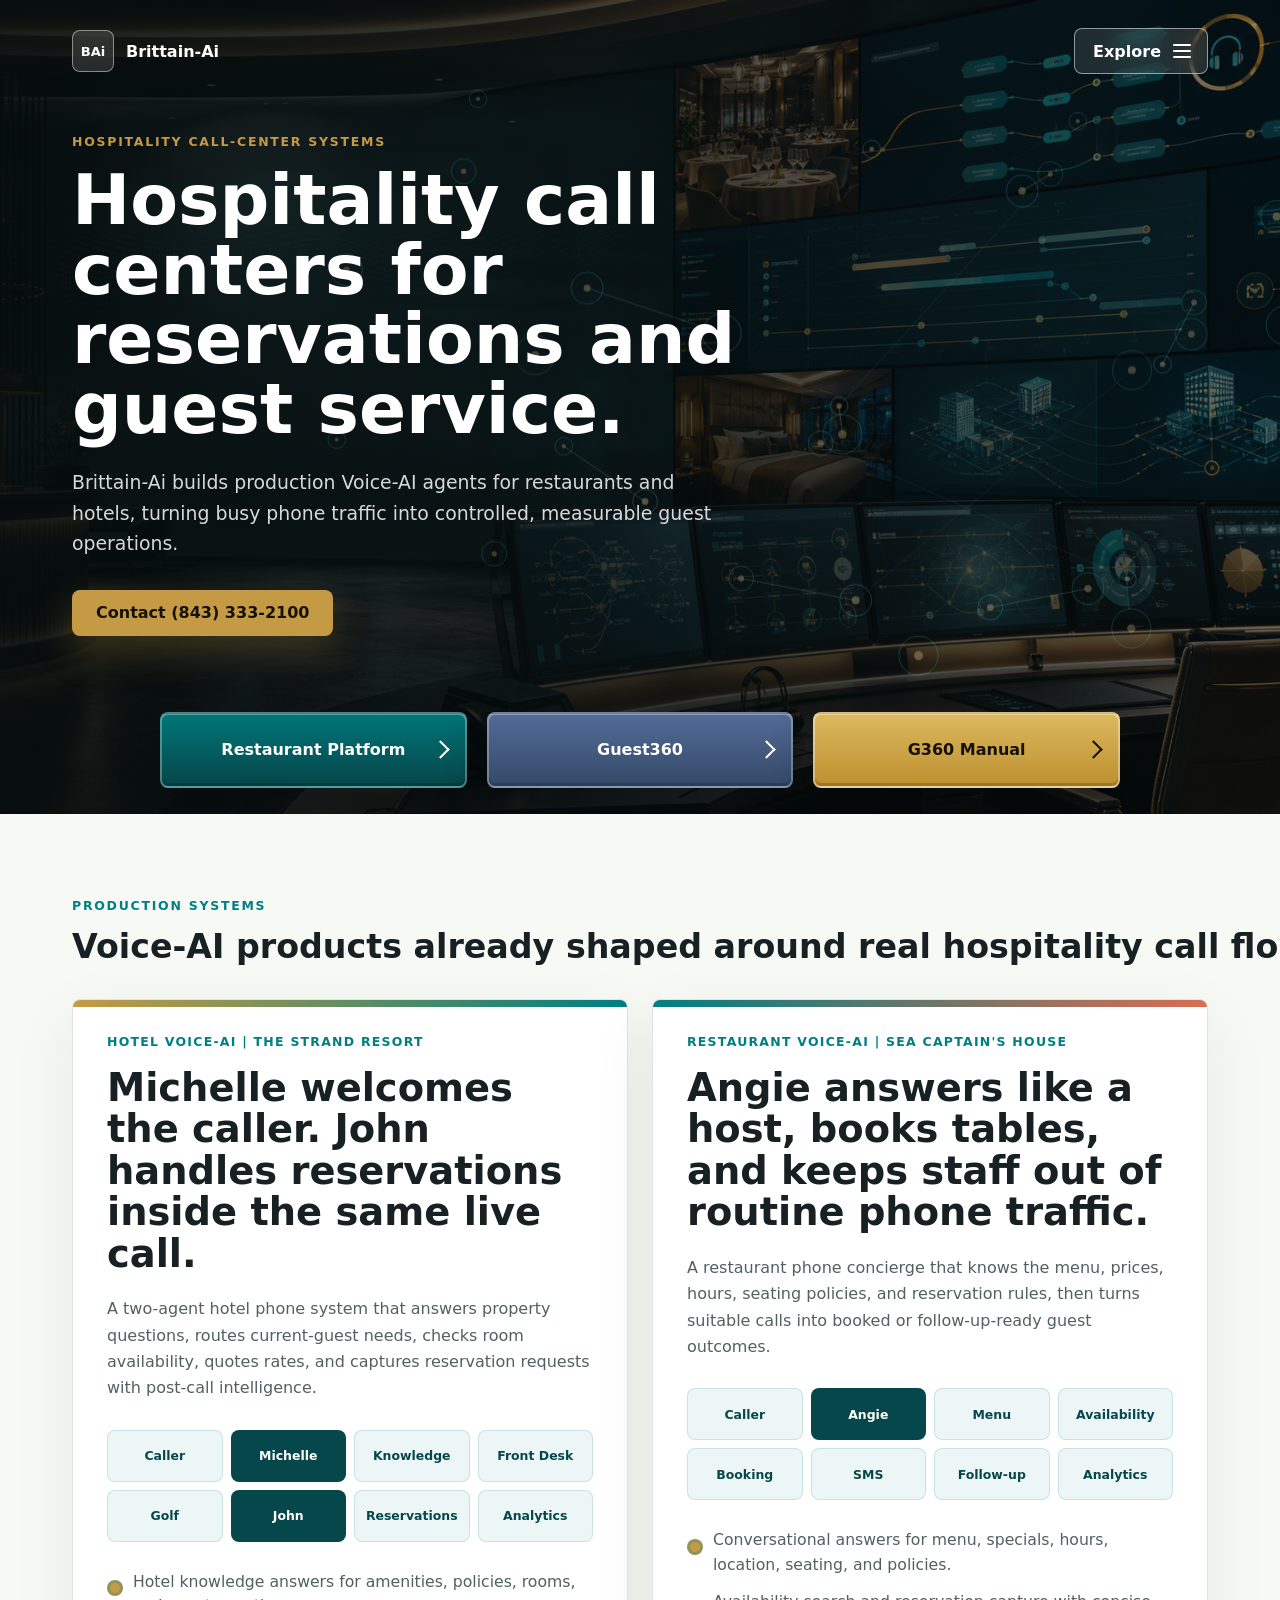
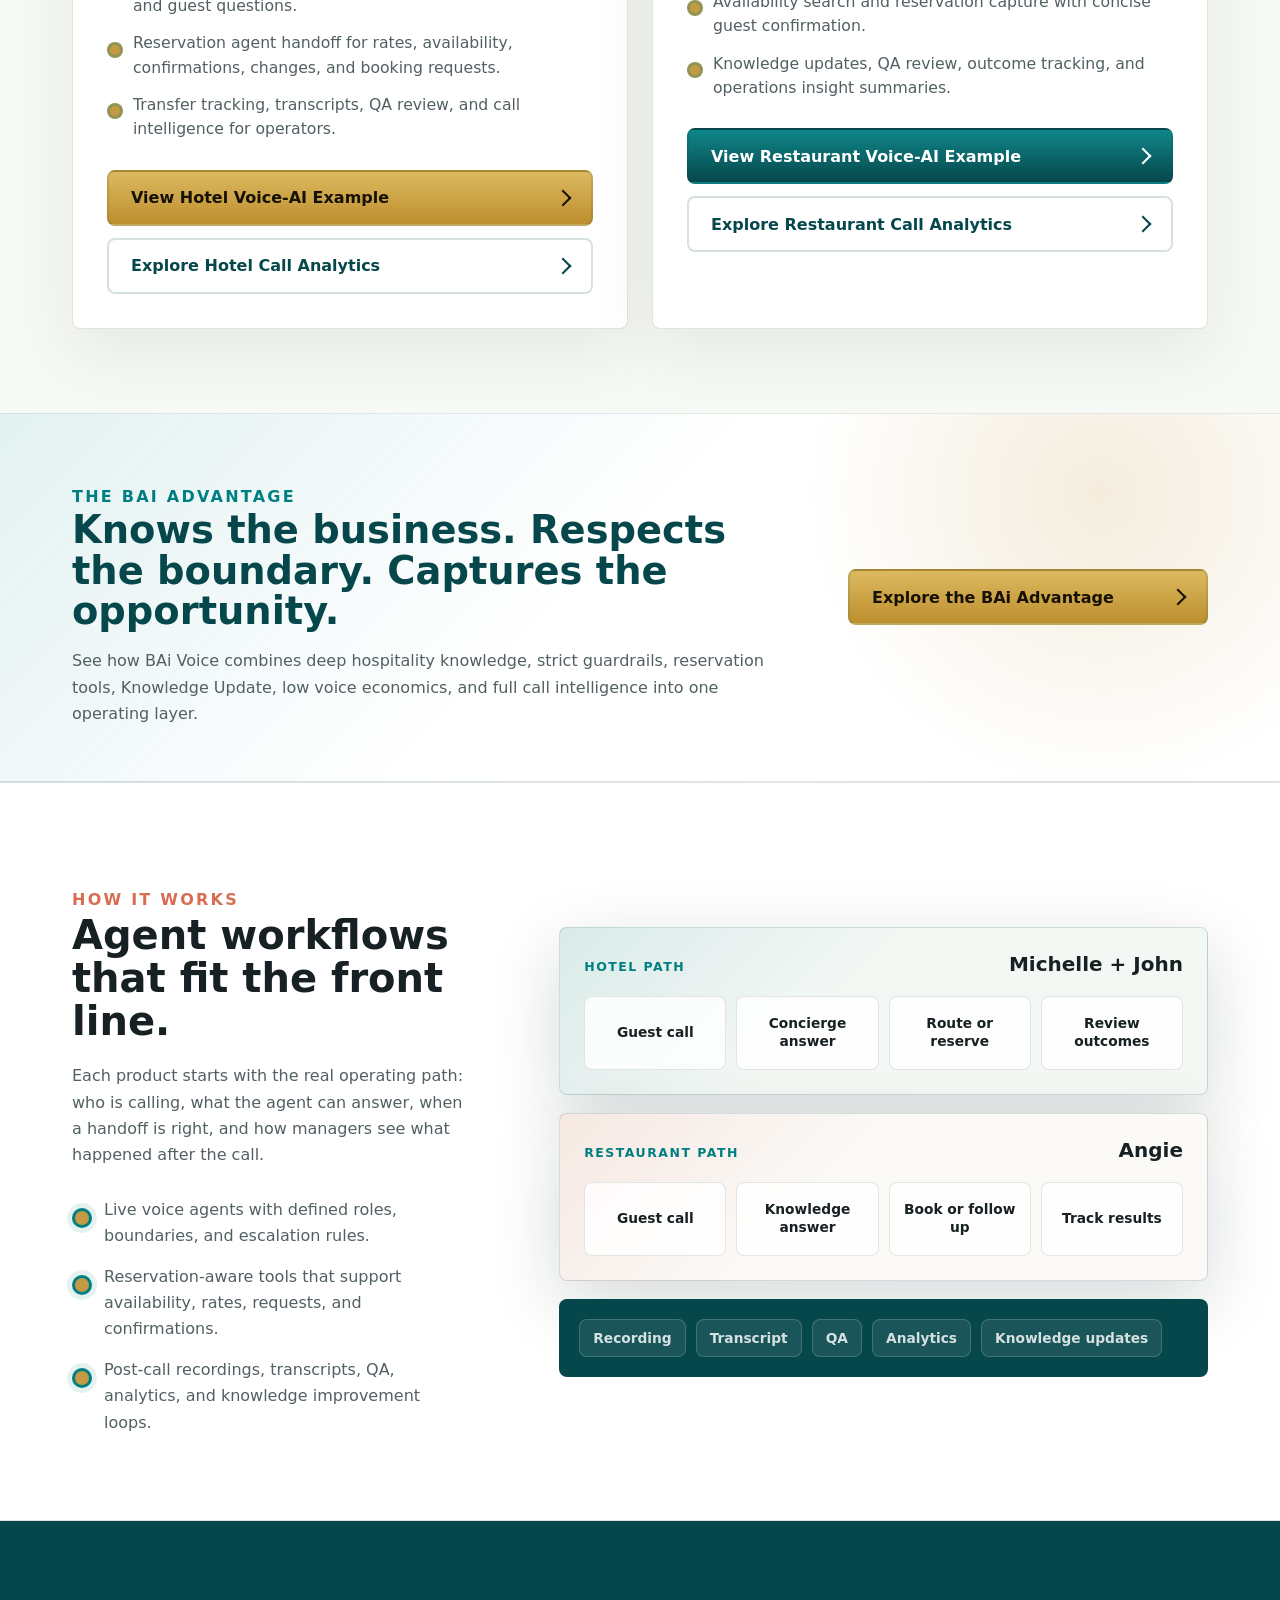
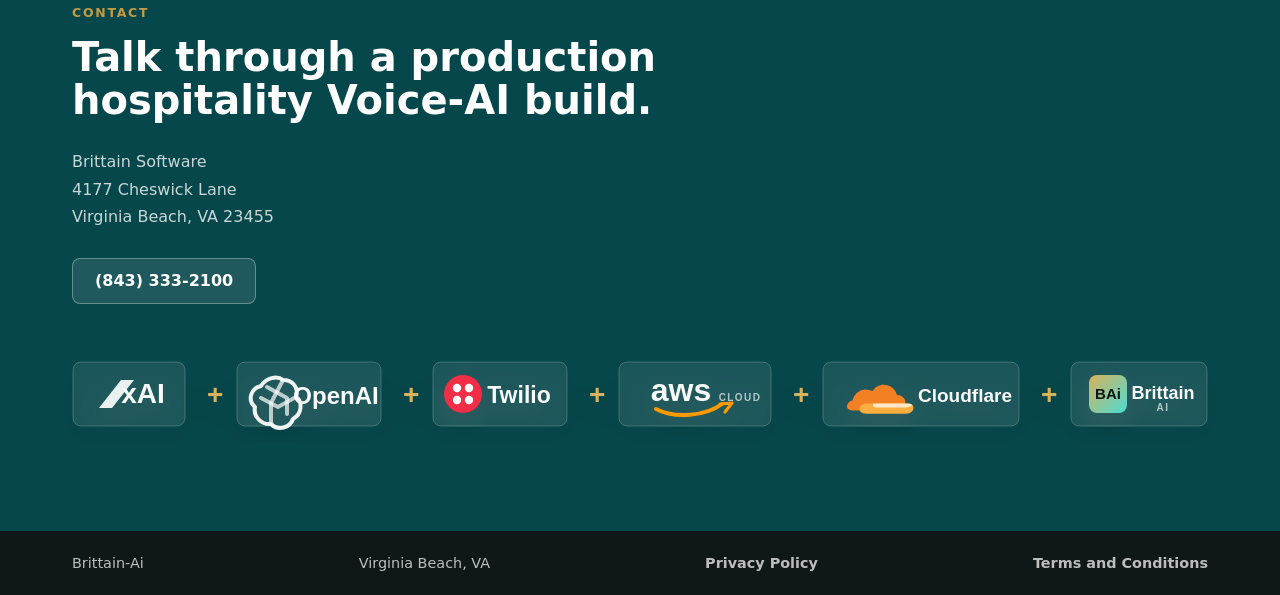
<file: index.html>
<!doctype html>
<html lang="en">
  <head>
    <meta charset="utf-8" />
    <meta name="viewport" content="width=device-width, initial-scale=1" />
    <meta
      name="description"
      content="Brittain-Ai develops production Voice-AI systems for hotel and restaurant call operations."
    />
    <title>Brittain-Ai | Hospitality Voice-AI Systems</title>
    <script>
      if (location.pathname === "/brittain") {
        location.replace(`${location.pathname}/${location.search}${location.hash}`);
      }
    </script>
    <link rel="preload" href="assets/brittain-operations-hero.png" as="image" />
    <link rel="stylesheet" href="styles.css?v=guest360-1" />
  </head>
  <body>
    <header class="site-header" aria-label="Brittain-Ai header">
      <div class="brand-lockup" aria-label="Brittain-Ai">
        <span class="brand-mark" aria-hidden="true">BAi</span>
        <span class="brand-name">Brittain-Ai</span>
      </div>
      <div class="explore-menu" data-menu-root>
        <button
          class="menu-trigger"
          type="button"
          aria-expanded="false"
          aria-controls="site-menu"
          data-menu-trigger
        >
          <span class="menu-trigger-label">Explore</span>
          <span class="menu-trigger-icon" aria-hidden="true">
            <span></span>
            <span></span>
            <span></span>
          </span>
        </button>
        <div class="menu-panel" id="site-menu" data-menu-panel hidden>
          <div class="menu-panel-heading">
            <span>Explore Brittain-Ai</span>
            <p>Hospitality Voice-AI systems, analytics, and access.</p>
          </div>
          <div class="menu-link-group" aria-label="Website pages">
            <a class="menu-link" href="./">
              <span class="menu-link-title">Overview</span>
              <span class="menu-link-description">Production hospitality Voice-AI systems for restaurants and hotels.</span>
            </a>
            <a class="menu-link" href="bai-advantage/">
              <span class="menu-link-title">BAi Advantage</span>
              <span class="menu-link-description">Why BAi Voice is different: deep knowledge, guardrails, tools, updates, economics, and analytics.</span>
            </a>
            <a class="menu-link" href="hotel-voice-ai/">
              <span class="menu-link-title">Hotel Voice-AI</span>
              <span class="menu-link-description">Two-agent hotel call workflow for concierge answers, reservations, routing, and post-call intelligence.</span>
            </a>
            <a class="menu-link" href="restaurant-voice-ai/">
              <span class="menu-link-title">Restaurant Voice-AI</span>
              <span class="menu-link-description">Restaurant phone concierge for reservations, menu questions, large parties, and host-stand relief.</span>
            </a>
            <a class="menu-link" href="hotel-call-analytics/">
              <span class="menu-link-title">Hotel Call Analytics</span>
              <span class="menu-link-description">Revenue opportunity, service intelligence, transfer friction, sentiment, and hotel operating insights.</span>
            </a>
            <a class="menu-link" href="restaurant-call-analytics/">
              <span class="menu-link-title">Restaurant Call Analytics</span>
              <span class="menu-link-description">Booking funnel, menu demand, large-party leakage, guest sentiment, and follow-up intelligence.</span>
            </a>
          </div>
          <div class="menu-system-access" aria-label="System access">
            <span class="menu-section-label">System access</span>
            <div class="menu-access-grid">
              <a class="menu-access-link" href="https://qa-xai-hotel.brittainsoftware.com/app/">Hotel Voice-AI Login</a>
              <a class="menu-access-link" href="https://qa-xai-restaurant.brittainsoftware.com">Restaurant Voice-AI Login</a>
            </div>
          </div>
        </div>
      </div>
    </header>

    <main>
      <section class="hero" aria-labelledby="hero-title">
        <img
          class="hero-image"
          src="assets/brittain-operations-hero.png"
          alt=""
          aria-hidden="true"
        />
        <canvas class="signal-canvas" id="signalCanvas" aria-hidden="true"></canvas>
        <div class="hero-shade" aria-hidden="true"></div>

        <div class="hero-content">
          <p class="eyebrow">Hospitality call-center systems</p>
          <h1 id="hero-title">
            Hospitality call centers for reservations and guest service.
          </h1>
          <p class="hero-copy">
            Brittain-Ai builds production Voice-AI agents for restaurants and
            hotels, turning busy phone traffic into controlled, measurable guest
            operations.
          </p>
          <a class="primary-action" href="tel:+18433332100">Contact (843) 333-2100</a>
        </div>

        <div class="hero-login-panel" aria-label="Platform access">
          <a
            class="login-button login-button-restaurant"
            href="https://qa-xai-restaurant.brittainsoftware.com"
          >
            <span>Restaurant Platform</span>
          </a>
          <a
            class="login-button login-button-guest360"
            href="https://guest360.brittainsoftware.com/app/"
          >
            <span>Guest360</span>
          </a>
          <a
            class="login-button login-button-manual"
            href="https://guest360-manual.brittainsoftware.com/"
          >
            <span>G360 Manual</span>
          </a>
        </div>
      </section>

      <section class="product-band" aria-labelledby="products-title">
        <div class="section-heading product-heading">
          <p class="section-kicker">Production systems</p>
          <h2 id="products-title">Voice-AI products already shaped around real hospitality call flows.</h2>
        </div>

        <div class="product-showcase">
          <article class="product-panel product-panel-hotel">
            <div class="product-panel-topline">Hotel Voice-AI | The Strand Resort</div>
            <h3>Michelle welcomes the caller. John handles reservations inside the same live call.</h3>
            <p>
              A two-agent hotel phone system that answers property questions,
              routes current-guest needs, checks room availability, quotes rates,
              and captures reservation requests with post-call intelligence.
            </p>

            <div class="mini-flow" aria-label="Hotel Voice-AI workflow">
              <span>Caller</span>
              <strong>Michelle</strong>
              <span>Knowledge</span>
              <span>Front Desk</span>
              <span>Golf</span>
              <strong>John</strong>
              <span>Reservations</span>
              <span>Analytics</span>
            </div>

            <ul class="product-points">
              <li>Hotel knowledge answers for amenities, policies, rooms, and guest questions.</li>
              <li>Reservation agent handoff for rates, availability, confirmations, changes, and booking requests.</li>
              <li>Transfer tracking, transcripts, QA review, and call intelligence for operators.</li>
            </ul>

            <a class="example-link example-link-hotel" href="hotel-voice-ai/">
              <span>View Hotel Voice-AI Example</span>
            </a>
            <a class="example-link example-link-secondary" href="hotel-call-analytics/">
              <span>Explore Hotel Call Analytics</span>
            </a>
          </article>

          <article class="product-panel product-panel-restaurant">
            <div class="product-panel-topline">Restaurant Voice-AI | Sea Captain's House</div>
            <h3>Angie answers like a host, books tables, and keeps staff out of routine phone traffic.</h3>
            <p>
              A restaurant phone concierge that knows the menu, prices, hours,
              seating policies, and reservation rules, then turns suitable calls
              into booked or follow-up-ready guest outcomes.
            </p>

            <div class="mini-flow" aria-label="Restaurant Voice-AI workflow">
              <span>Caller</span>
              <strong>Angie</strong>
              <span>Menu</span>
              <span>Availability</span>
              <span>Booking</span>
              <span>SMS</span>
              <span>Follow-up</span>
              <span>Analytics</span>
            </div>

            <ul class="product-points">
              <li>Conversational answers for menu, specials, hours, location, seating, and policies.</li>
              <li>Availability search and reservation capture with concise guest confirmation.</li>
              <li>Knowledge updates, QA review, outcome tracking, and operations insight summaries.</li>
            </ul>

            <a class="example-link example-link-restaurant" href="restaurant-voice-ai/">
              <span>View Restaurant Voice-AI Example</span>
            </a>
            <a class="example-link example-link-secondary" href="restaurant-call-analytics/">
              <span>Explore Restaurant Call Analytics</span>
            </a>
          </article>
        </div>
      </section>

      <section class="advantage-preview-band" aria-labelledby="advantage-preview-title">
        <div class="advantage-preview-copy">
          <p class="section-kicker">The BAi Advantage</p>
          <h2 id="advantage-preview-title">Knows the business. Respects the boundary. Captures the opportunity.</h2>
          <p>
            See how BAi Voice combines deep hospitality knowledge, strict
            guardrails, reservation tools, Knowledge Update, low voice economics,
            and full call intelligence into one operating layer.
          </p>
        </div>
        <a class="example-link example-link-hotel advantage-preview-link" href="bai-advantage/">
          <span>Explore the BAi Advantage</span>
        </a>
      </section>

      <section class="systems-band workflow-band" aria-labelledby="systems-title">
        <div class="systems-copy">
          <p class="section-kicker">How it works</p>
          <h2 id="systems-title">Agent workflows that fit the front line.</h2>
          <p>
            Each product starts with the real operating path: who is calling,
            what the agent can answer, when a handoff is right, and how managers
            see what happened after the call.
          </p>

          <ul class="capability-list">
            <li>Live voice agents with defined roles, boundaries, and escalation rules.</li>
            <li>Reservation-aware tools that support availability, rates, requests, and confirmations.</li>
            <li>Post-call recordings, transcripts, QA, analytics, and knowledge improvement loops.</li>
          </ul>
        </div>

        <div class="workflow-stack" aria-label="Hospitality Voice-AI workflow examples">
          <div class="workflow-card">
            <div class="workflow-card-heading">
              <span>Hotel path</span>
              <strong>Michelle + John</strong>
            </div>
            <div class="workflow-lane">
              <span>Guest call</span>
              <span>Concierge answer</span>
              <span>Route or reserve</span>
              <span>Review outcomes</span>
            </div>
          </div>

          <div class="workflow-card workflow-card-accent">
            <div class="workflow-card-heading">
              <span>Restaurant path</span>
              <strong>Angie</strong>
            </div>
            <div class="workflow-lane">
              <span>Guest call</span>
              <span>Knowledge answer</span>
              <span>Book or follow up</span>
              <span>Track results</span>
            </div>
          </div>

          <div class="post-call-strip">
            <span>Recording</span>
            <span>Transcript</span>
            <span>QA</span>
            <span>Analytics</span>
            <span>Knowledge updates</span>
          </div>
        </div>
      </section>

      <section class="contact-band platform-contact-band" aria-labelledby="contact-title">
        <div class="contact-content">
          <p class="section-kicker">Contact</p>
          <h2 id="contact-title">Talk through a production hospitality Voice-AI build.</h2>
          <address>
            Brittain Software<br />
            4177 Cheswick Lane<br />
            Virginia Beach, VA 23455
          </address>
          <a class="contact-number" href="tel:+18433332100">(843) 333-2100</a>
        </div>
        <div class="contact-platform-lockup" aria-label="AI platform components">
          <img
            class="contact-platform-graphic"
            src="assets/ai-platform-lockup.svg"
            alt="xAI plus OpenAI plus Twilio plus Amazon Web Services plus Cloudflare plus Brittain-Ai"
            width="900"
            height="96"
          />
        </div>
      </section>
    </main>

    <footer class="site-footer">
      <span>Brittain-Ai</span>
      <span>Virginia Beach, VA</span>
      <span><a href="privacy/">Privacy Policy</a></span>
      <span><a href="terms/">Terms and Conditions</a></span>
    </footer>

    <script src="script.js"></script>
  </body>
</html>
</file>
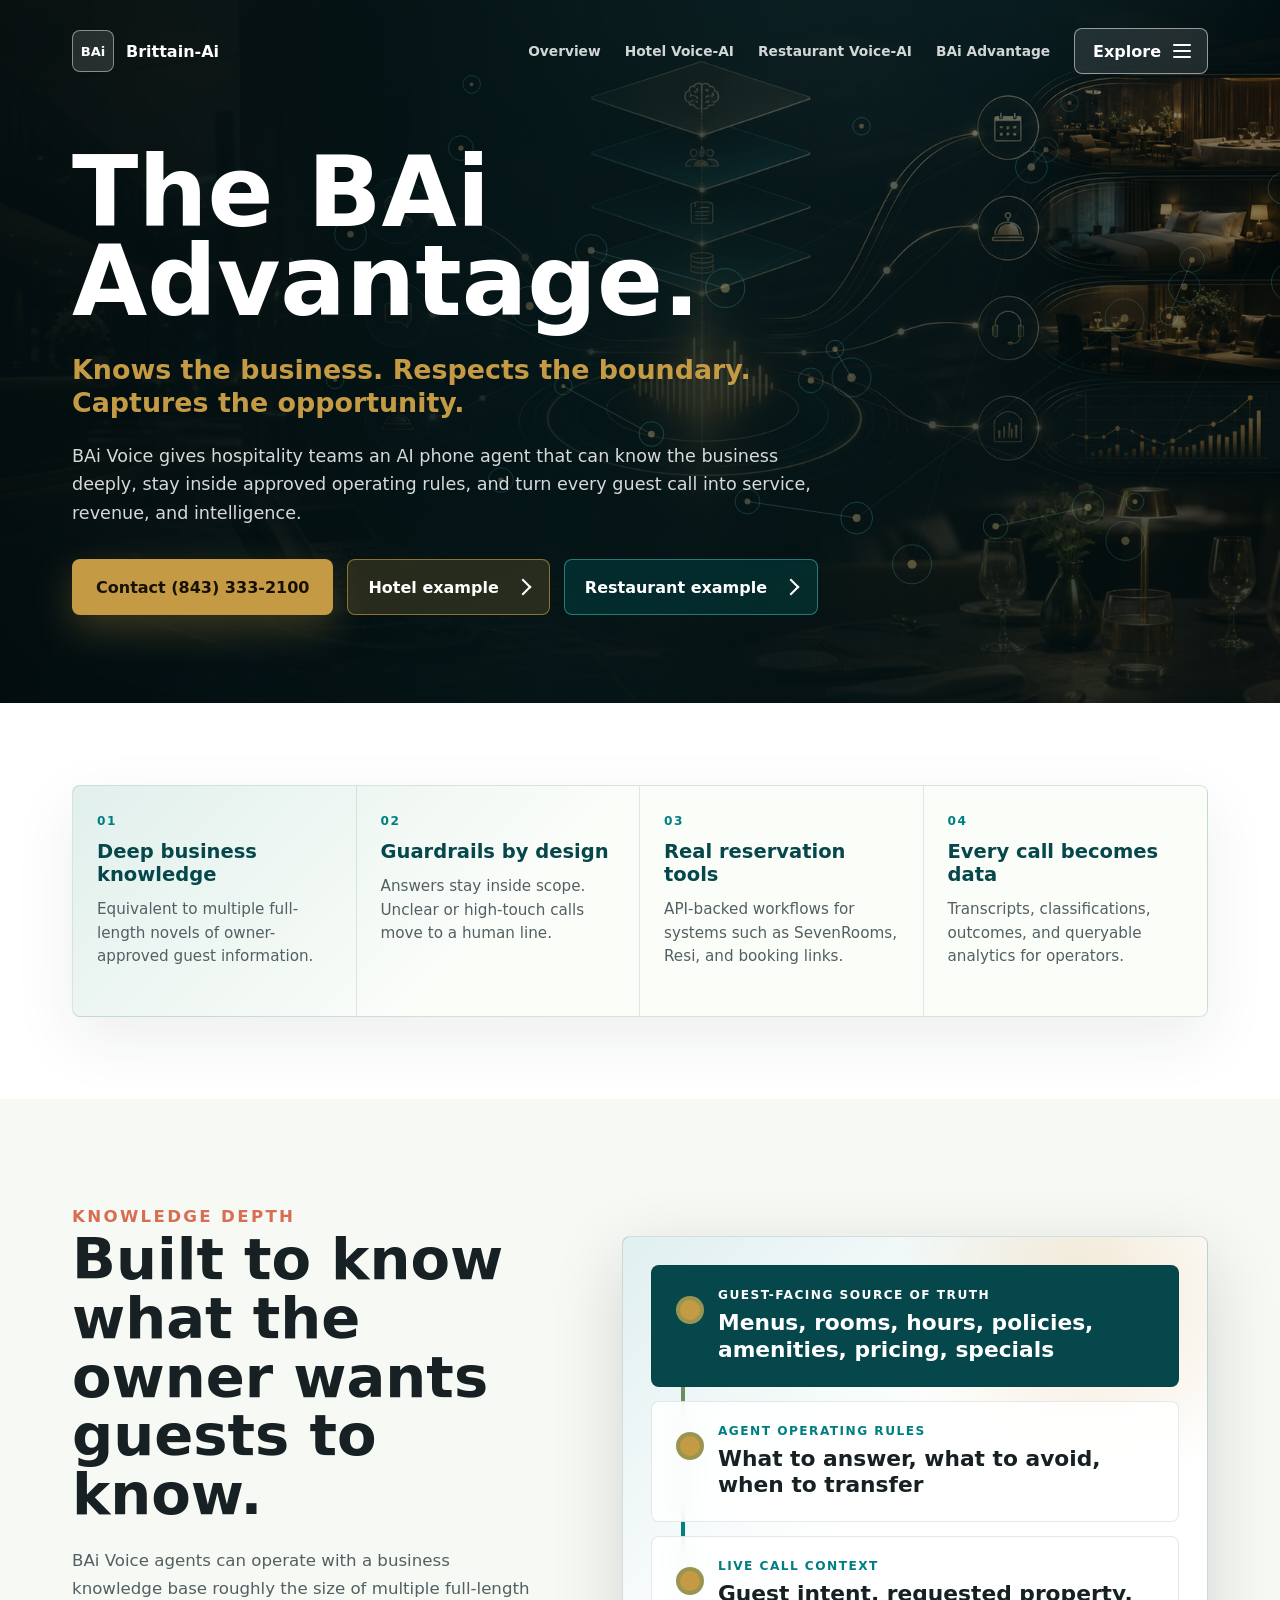
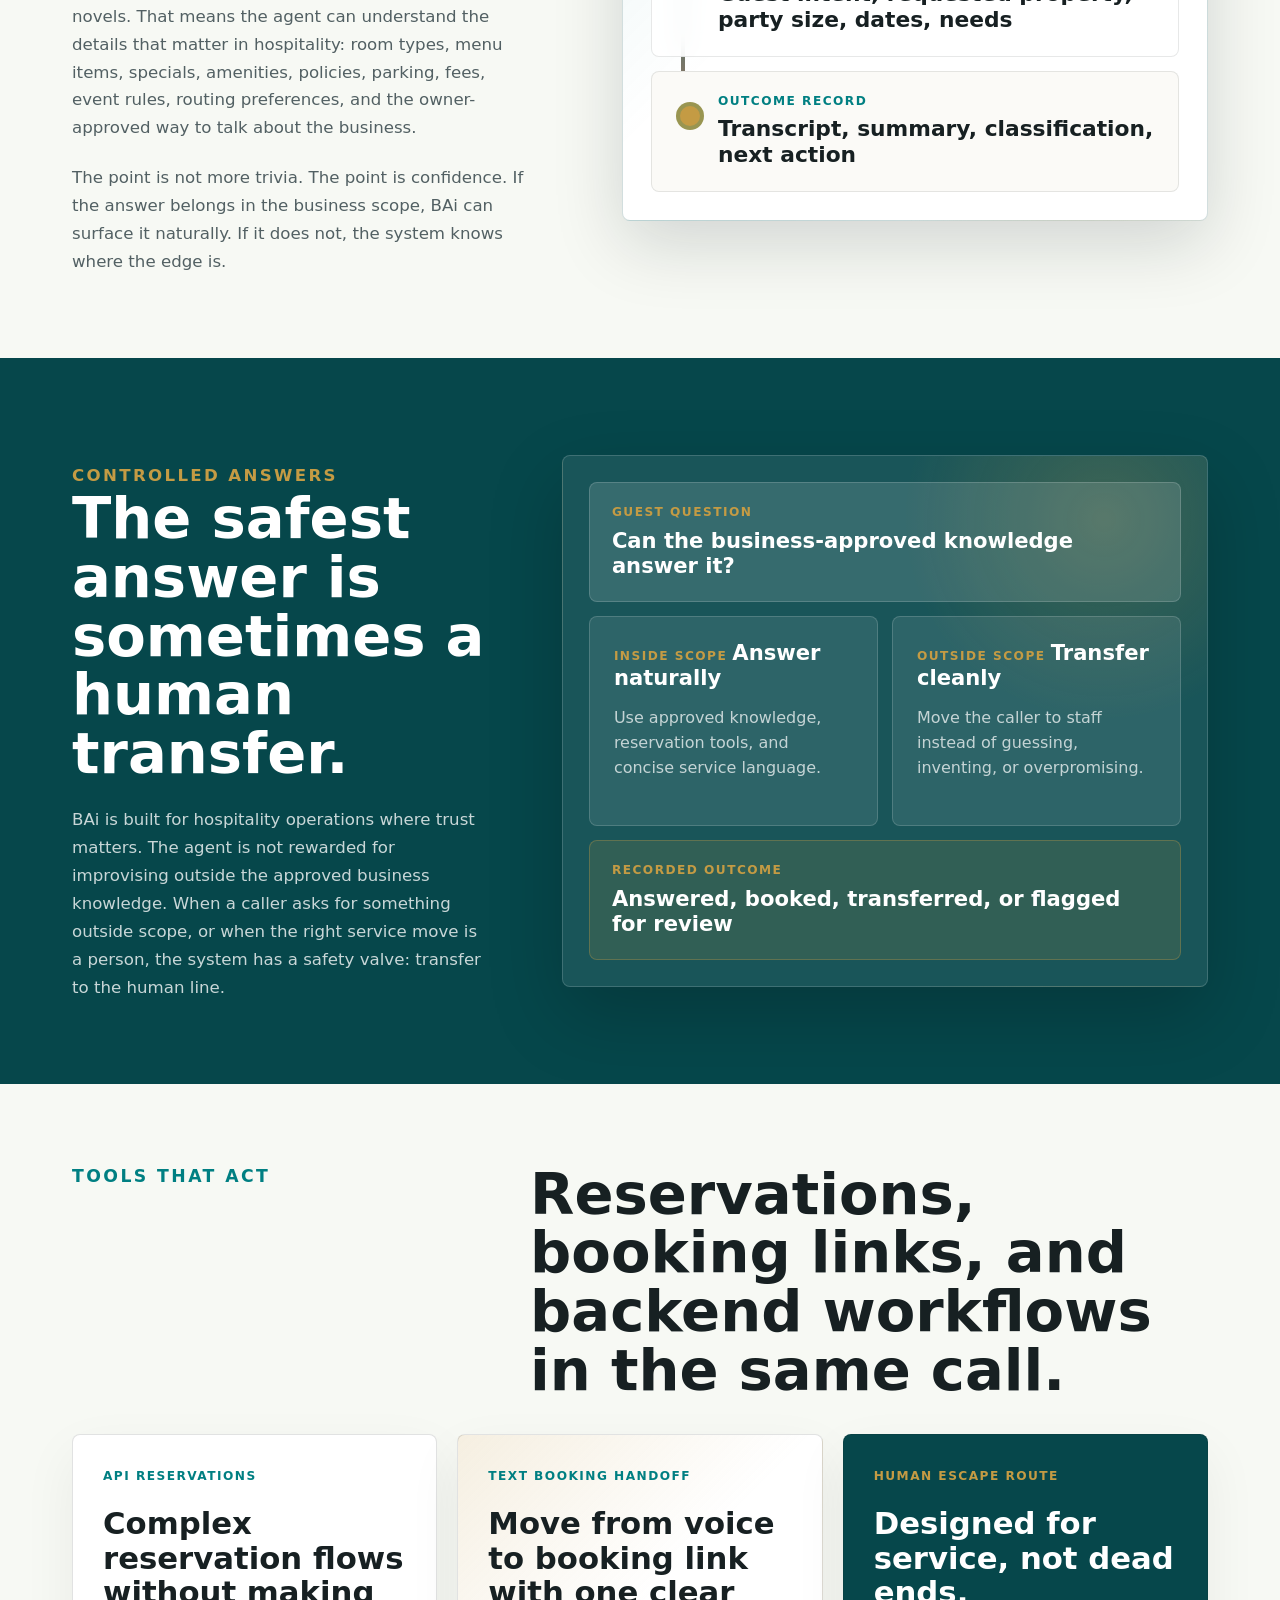
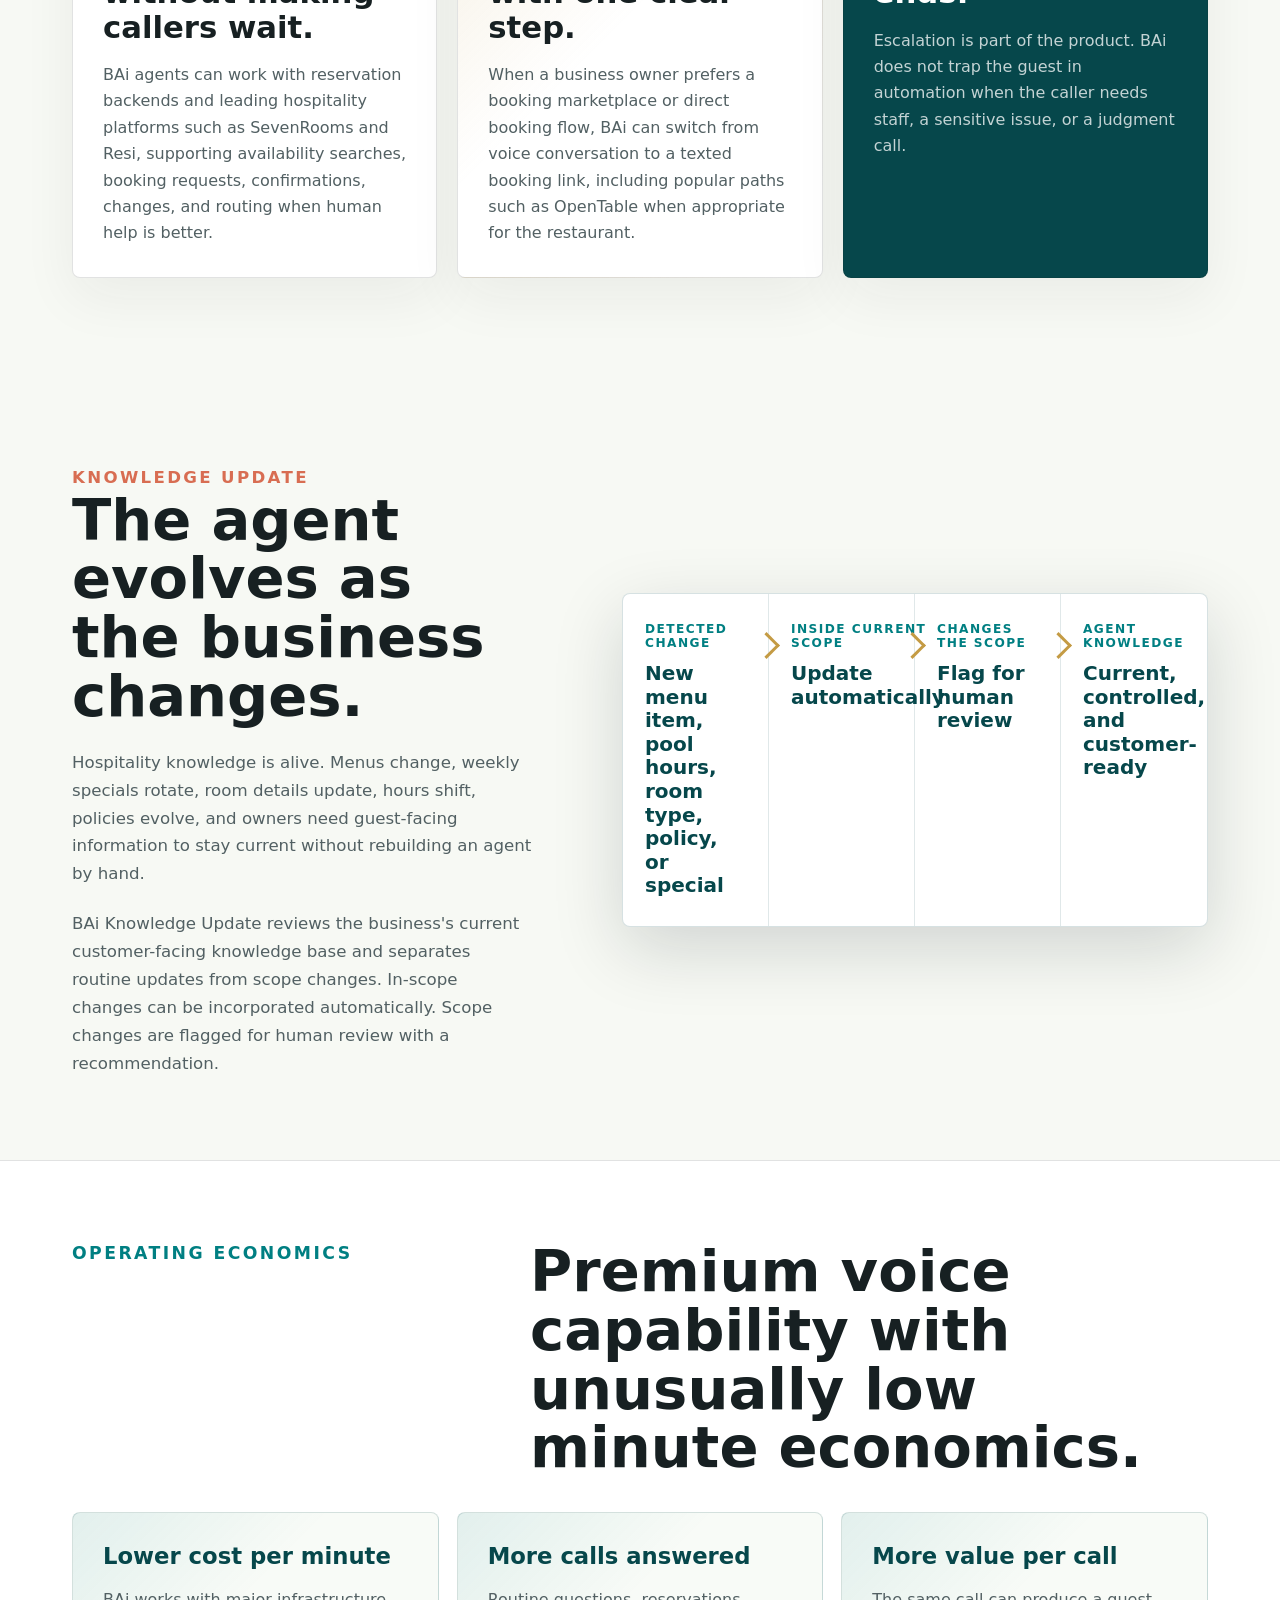
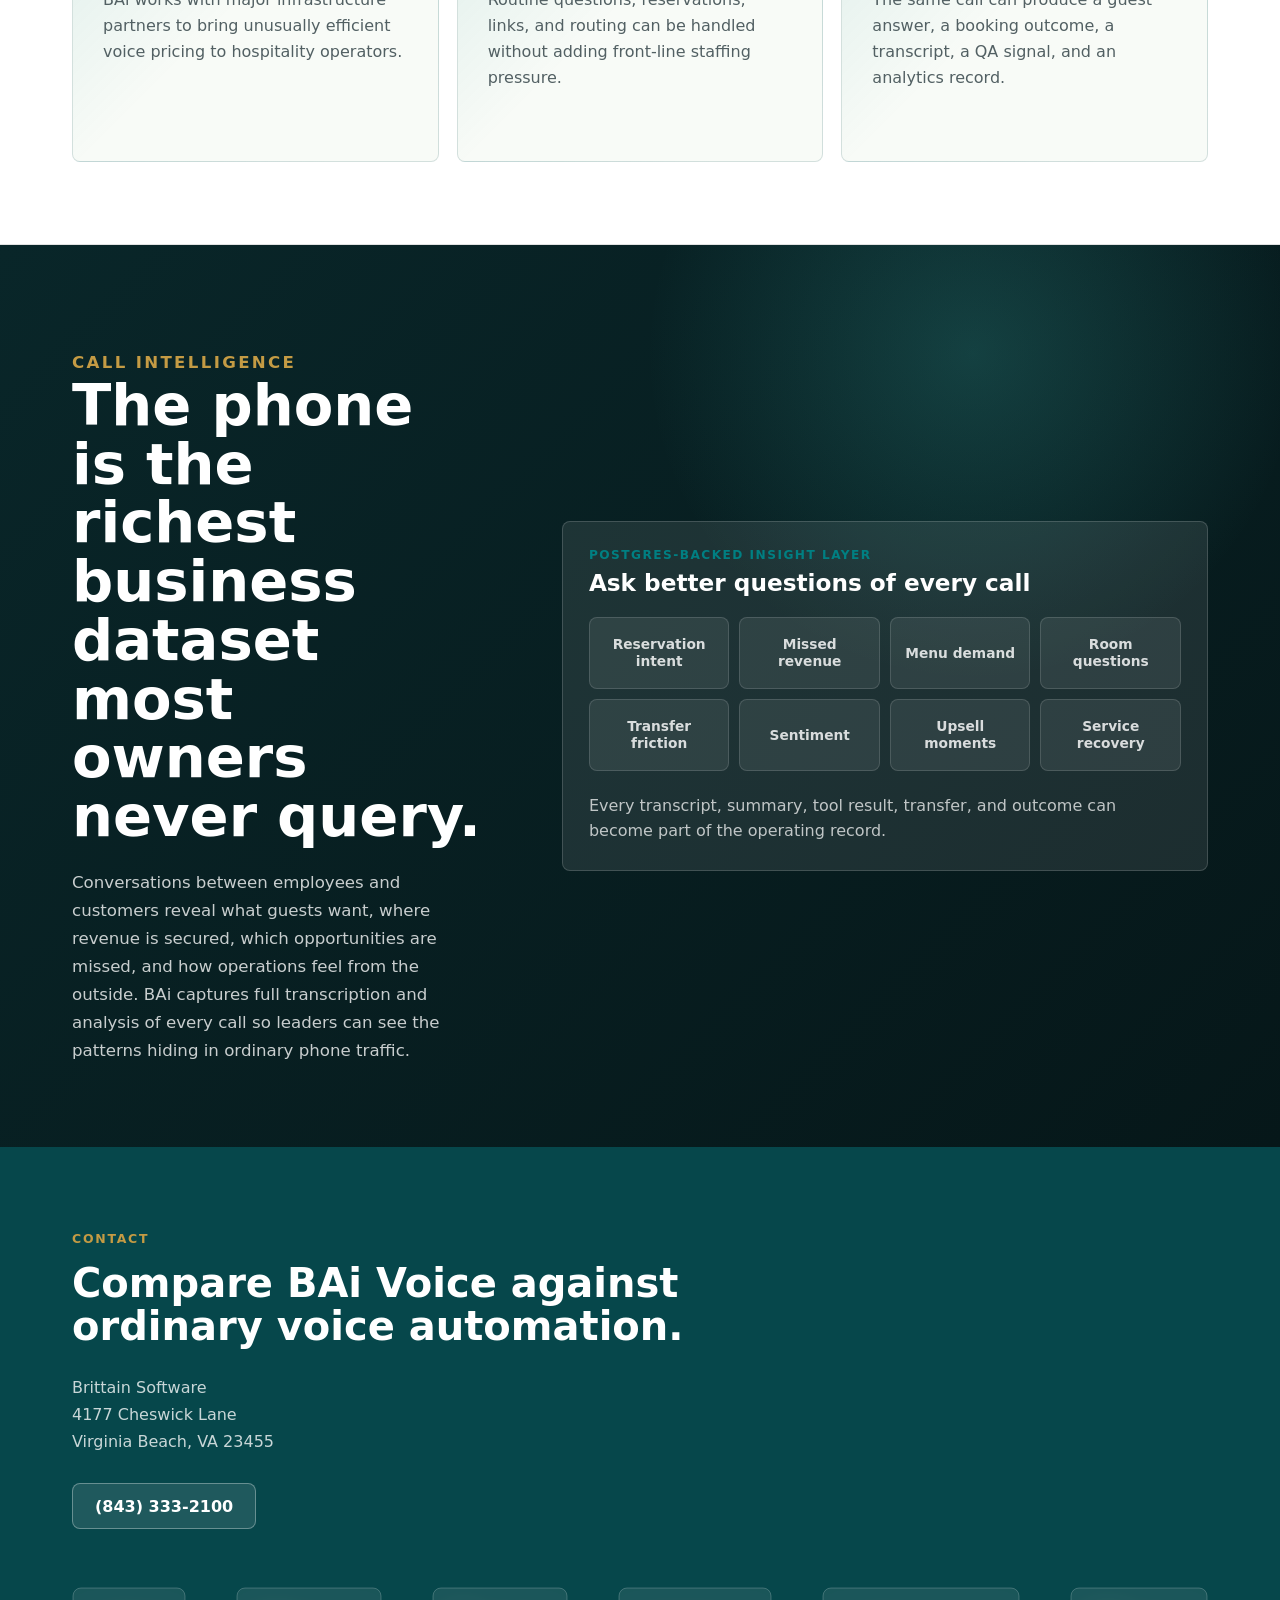
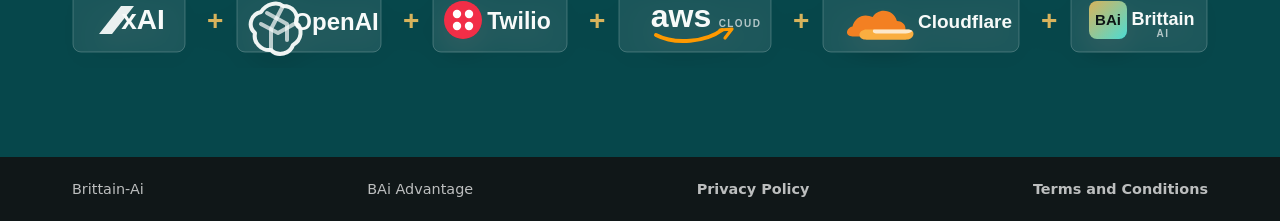
<file: bai-advantage/index.html>
<!doctype html>
<html lang="en">
  <head>
    <meta charset="utf-8" />
    <meta name="viewport" content="width=device-width, initial-scale=1" />
    <meta
      name="description"
      content="The BAi Advantage: deep hospitality knowledge, guarded Voice-AI workflows, reservation tools, Knowledge Update, low voice economics, and call intelligence."
    />
    <title>The BAi Advantage | Brittain-Ai</title>
    <link rel="preload" href="../assets/bai-advantage-hero.png" as="image" />
    <link rel="stylesheet" href="../styles.css?v=bai-advantage-4" />
  </head>
  <body class="advantage-page">
    <header class="site-header site-header-nav" aria-label="Brittain-Ai header">
      <a class="brand-lockup" href="../" aria-label="Brittain-Ai home">
        <span class="brand-mark" aria-hidden="true">BAi</span>
        <span class="brand-name">Brittain-Ai</span>
      </a>
      <nav class="site-nav" aria-label="Main navigation">
        <a href="../">Overview</a>
        <a href="../hotel-voice-ai/">Hotel Voice-AI</a>
        <a href="../restaurant-voice-ai/">Restaurant Voice-AI</a>
        <a href="../bai-advantage/">BAi Advantage</a>
      </nav>
      <div class="explore-menu" data-menu-root>
        <button
          class="menu-trigger"
          type="button"
          aria-expanded="false"
          aria-controls="site-menu"
          data-menu-trigger
        >
          <span class="menu-trigger-label">Explore</span>
          <span class="menu-trigger-icon" aria-hidden="true">
            <span></span>
            <span></span>
            <span></span>
          </span>
        </button>
        <div class="menu-panel" id="site-menu" data-menu-panel hidden>
          <div class="menu-panel-heading">
            <span>Explore Brittain-Ai</span>
            <p>Hospitality Voice-AI systems, analytics, and access.</p>
          </div>
          <div class="menu-link-group" aria-label="Website pages">
            <a class="menu-link" href="../">
              <span class="menu-link-title">Overview</span>
              <span class="menu-link-description">Production hospitality Voice-AI systems for restaurants and hotels.</span>
            </a>
            <a class="menu-link" href="../bai-advantage/">
              <span class="menu-link-title">BAi Advantage</span>
              <span class="menu-link-description">Why BAi Voice is different: deep knowledge, guardrails, tools, updates, economics, and analytics.</span>
            </a>
            <a class="menu-link" href="../hotel-voice-ai/">
              <span class="menu-link-title">Hotel Voice-AI</span>
              <span class="menu-link-description">Two-agent hotel call workflow for concierge answers, reservations, routing, and post-call intelligence.</span>
            </a>
            <a class="menu-link" href="../restaurant-voice-ai/">
              <span class="menu-link-title">Restaurant Voice-AI</span>
              <span class="menu-link-description">Restaurant phone concierge for reservations, menu questions, large parties, and host-stand relief.</span>
            </a>
            <a class="menu-link" href="../hotel-call-analytics/">
              <span class="menu-link-title">Hotel Call Analytics</span>
              <span class="menu-link-description">Revenue opportunity, service intelligence, transfer friction, sentiment, and hotel operating insights.</span>
            </a>
            <a class="menu-link" href="../restaurant-call-analytics/">
              <span class="menu-link-title">Restaurant Call Analytics</span>
              <span class="menu-link-description">Booking funnel, menu demand, large-party leakage, guest sentiment, and follow-up intelligence.</span>
            </a>
          </div>
          <div class="menu-system-access" aria-label="System access">
            <span class="menu-section-label">System access</span>
            <div class="menu-access-grid">
              <a class="menu-access-link" href="https://qa.brittainsoftware.com/">Hotel Voice-AI Login</a>
              <a class="menu-access-link" href="https://qa-xai-restaurant.brittainsoftware.com">Restaurant Voice-AI Login</a>
            </div>
          </div>
        </div>
      </div>
    </header>

    <main>
      <section class="advantage-hero" aria-labelledby="advantage-title">
        <img
          class="hero-image advantage-hero-image"
          src="../assets/bai-advantage-hero.png"
          alt=""
          aria-hidden="true"
        />
        <canvas class="signal-canvas" id="signalCanvas" aria-hidden="true"></canvas>
        <div class="hero-shade advantage-hero-shade" aria-hidden="true"></div>

        <div class="advantage-hero-content">
          <h1 id="advantage-title">The BAi Advantage.</h1>
          <p class="advantage-hero-lead">
            Knows the business. Respects the boundary. Captures the opportunity.
          </p>
          <p class="advantage-hero-copy">
            BAi Voice gives hospitality teams an AI phone agent that can know
            the business deeply, stay inside approved operating rules, and turn
            every guest call into service, revenue, and intelligence.
          </p>
          <div class="detail-actions">
            <a class="primary-action" href="tel:+18433332100">Contact (843) 333-2100</a>
            <a class="secondary-action secondary-action-gold" href="../hotel-voice-ai/">Hotel example</a>
            <a class="secondary-action secondary-action-teal" href="../restaurant-voice-ai/">Restaurant example</a>
          </div>
        </div>
      </section>

      <section class="advantage-proof-band" aria-label="BAi Voice operating advantages">
        <div class="advantage-proof-grid">
          <article>
            <span>01</span>
            <strong>Deep business knowledge</strong>
            <p>Equivalent to multiple full-length novels of owner-approved guest information.</p>
          </article>
          <article>
            <span>02</span>
            <strong>Guardrails by design</strong>
            <p>Answers stay inside scope. Unclear or high-touch calls move to a human line.</p>
          </article>
          <article>
            <span>03</span>
            <strong>Real reservation tools</strong>
            <p>API-backed workflows for systems such as SevenRooms, Resi, and booking links.</p>
          </article>
          <article>
            <span>04</span>
            <strong>Every call becomes data</strong>
            <p>Transcripts, classifications, outcomes, and queryable analytics for operators.</p>
          </article>
        </div>
      </section>

      <section class="advantage-band advantage-knowledge-band" aria-labelledby="knowledge-title">
        <div class="advantage-copy">
          <p class="section-kicker">Knowledge depth</p>
          <h2 id="knowledge-title">Built to know what the owner wants guests to know.</h2>
          <p>
            BAi Voice agents can operate with a business knowledge base roughly
            the size of multiple full-length novels. That means the agent can
            understand the details that matter in hospitality: room types,
            menu items, specials, amenities, policies, parking, fees,
            event rules, routing preferences, and the owner-approved way to
            talk about the business.
          </p>
          <p>
            The point is not more trivia. The point is confidence. If the
            answer belongs in the business scope, BAi can surface it naturally.
            If it does not, the system knows where the edge is.
          </p>
        </div>

        <div class="knowledge-stack" aria-label="Approved hospitality knowledge examples">
          <div class="knowledge-layer knowledge-layer-top">
            <span>Guest-facing source of truth</span>
            <strong>Menus, rooms, hours, policies, amenities, pricing, specials</strong>
          </div>
          <div class="knowledge-layer">
            <span>Agent operating rules</span>
            <strong>What to answer, what to avoid, when to transfer</strong>
          </div>
          <div class="knowledge-layer">
            <span>Live call context</span>
            <strong>Guest intent, requested property, party size, dates, needs</strong>
          </div>
          <div class="knowledge-layer knowledge-layer-base">
            <span>Outcome record</span>
            <strong>Transcript, summary, classification, next action</strong>
          </div>
        </div>
      </section>

      <section class="advantage-dark-band" aria-labelledby="guardrails-title">
        <div class="advantage-copy advantage-copy-light">
          <p class="section-kicker">Controlled answers</p>
          <h2 id="guardrails-title">The safest answer is sometimes a human transfer.</h2>
          <p>
            BAi is built for hospitality operations where trust matters. The
            agent is not rewarded for improvising outside the approved business
            knowledge. When a caller asks for something outside scope, or when
            the right service move is a person, the system has a safety valve:
            transfer to the human line.
          </p>
        </div>

        <div class="guardrail-flow" aria-label="Guarded Voice-AI answer flow">
          <div class="guardrail-node guardrail-node-source">
            <span>Guest question</span>
            <strong>Can the business-approved knowledge answer it?</strong>
          </div>
          <div class="guardrail-path">
            <article>
              <span>Inside scope</span>
              <strong>Answer naturally</strong>
              <p>Use approved knowledge, reservation tools, and concise service language.</p>
            </article>
            <article>
              <span>Outside scope</span>
              <strong>Transfer cleanly</strong>
              <p>Move the caller to staff instead of guessing, inventing, or overpromising.</p>
            </article>
          </div>
          <div class="guardrail-node guardrail-node-result">
            <span>Recorded outcome</span>
            <strong>Answered, booked, transferred, or flagged for review</strong>
          </div>
        </div>
      </section>

      <section class="advantage-band" aria-labelledby="tools-title">
        <div class="section-heading advantage-heading">
          <p class="section-kicker">Tools that act</p>
          <h2 id="tools-title">Reservations, booking links, and backend workflows in the same call.</h2>
        </div>

        <div class="advantage-tool-grid">
          <article class="advantage-tool-card">
            <span>API reservations</span>
            <h3>Complex reservation flows without making callers wait.</h3>
            <p>
              BAi agents can work with reservation backends and leading
              hospitality platforms such as SevenRooms and Resi, supporting
              availability searches, booking requests, confirmations, changes,
              and routing when human help is better.
            </p>
          </article>
          <article class="advantage-tool-card advantage-tool-card-accent">
            <span>Text booking handoff</span>
            <h3>Move from voice to booking link with one clear step.</h3>
            <p>
              When a business owner prefers a booking marketplace or direct
              booking flow, BAi can switch from voice conversation to a texted
              booking link, including popular paths such as OpenTable when
              appropriate for the restaurant.
            </p>
          </article>
          <article class="advantage-tool-card advantage-tool-card-dark">
            <span>Human escape route</span>
            <h3>Designed for service, not dead ends.</h3>
            <p>
              Escalation is part of the product. BAi does not trap the guest in
              automation when the caller needs staff, a sensitive issue, or a
              judgment call.
            </p>
          </article>
        </div>
      </section>

      <section class="advantage-update-band" aria-labelledby="knowledge-update-title">
        <div class="advantage-copy">
          <p class="section-kicker">Knowledge Update</p>
          <h2 id="knowledge-update-title">The agent evolves as the business changes.</h2>
          <p>
            Hospitality knowledge is alive. Menus change, weekly specials
            rotate, room details update, hours shift, policies evolve, and
            owners need guest-facing information to stay current without
            rebuilding an agent by hand.
          </p>
          <p>
            BAi Knowledge Update reviews the business's current customer-facing
            knowledge base and separates routine updates from scope changes.
            In-scope changes can be incorporated automatically. Scope changes
            are flagged for human review with a recommendation.
          </p>
        </div>

        <div class="update-rail" aria-label="Knowledge Update decision flow">
          <article>
            <span>Detected change</span>
            <strong>New menu item, pool hours, room type, policy, or special</strong>
          </article>
          <article>
            <span>Inside current scope</span>
            <strong>Update automatically</strong>
          </article>
          <article>
            <span>Changes the scope</span>
            <strong>Flag for human review</strong>
          </article>
          <article>
            <span>Agent knowledge</span>
            <strong>Current, controlled, and customer-ready</strong>
          </article>
        </div>
      </section>

      <section class="advantage-band advantage-economics-band" aria-labelledby="economics-title">
        <div class="section-heading advantage-heading">
          <p class="section-kicker">Operating economics</p>
          <h2 id="economics-title">Premium voice capability with unusually low minute economics.</h2>
        </div>

        <div class="economics-grid">
          <article>
            <strong>Lower cost per minute</strong>
            <p>
              BAi works with major infrastructure partners to bring unusually
              efficient voice pricing to hospitality operators.
            </p>
          </article>
          <article>
            <strong>More calls answered</strong>
            <p>
              Routine questions, reservations, links, and routing can be
              handled without adding front-line staffing pressure.
            </p>
          </article>
          <article>
            <strong>More value per call</strong>
            <p>
              The same call can produce a guest answer, a booking outcome, a
              transcript, a QA signal, and an analytics record.
            </p>
          </article>
        </div>
      </section>

      <section class="advantage-intelligence-band" aria-labelledby="intelligence-title">
        <div class="advantage-copy advantage-copy-light">
          <p class="section-kicker">Call intelligence</p>
          <h2 id="intelligence-title">The phone is the richest business dataset most owners never query.</h2>
          <p>
            Conversations between employees and customers reveal what guests
            want, where revenue is secured, which opportunities are missed, and
            how operations feel from the outside. BAi captures full
            transcription and analysis of every call so leaders can see the
            patterns hiding in ordinary phone traffic.
          </p>
        </div>

        <div class="query-panel" aria-label="Queryable call intelligence examples">
          <div class="query-panel-header">
            <span>Postgres-backed insight layer</span>
            <strong>Ask better questions of every call</strong>
          </div>
          <div class="query-grid">
            <span>Reservation intent</span>
            <span>Missed revenue</span>
            <span>Menu demand</span>
            <span>Room questions</span>
            <span>Transfer friction</span>
            <span>Sentiment</span>
            <span>Upsell moments</span>
            <span>Service recovery</span>
          </div>
          <p>
            Every transcript, summary, tool result, transfer, and outcome can
            become part of the operating record.
          </p>
        </div>
      </section>

      <section class="contact-band platform-contact-band" aria-labelledby="advantage-contact-title">
        <div class="contact-content">
          <p class="section-kicker">Contact</p>
          <h2 id="advantage-contact-title">Compare BAi Voice against ordinary voice automation.</h2>
          <address>
            Brittain Software<br />
            4177 Cheswick Lane<br />
            Virginia Beach, VA 23455
          </address>
          <a class="contact-number" href="tel:+18433332100">(843) 333-2100</a>
        </div>
        <div class="contact-platform-lockup" aria-label="AI platform components">
          <img
            class="contact-platform-graphic"
            src="../assets/ai-platform-lockup.svg"
            alt="xAI plus OpenAI plus Twilio plus Amazon Web Services plus Cloudflare plus Brittain-Ai"
            width="900"
            height="96"
          />
        </div>
      </section>
    </main>

    <footer class="site-footer">
      <span>Brittain-Ai</span>
      <span>BAi Advantage</span>
      <span><a href="../privacy/">Privacy Policy</a></span>
      <span><a href="../terms/">Terms and Conditions</a></span>
    </footer>

    <script src="../script.js"></script>
  </body>
</html>
</file>
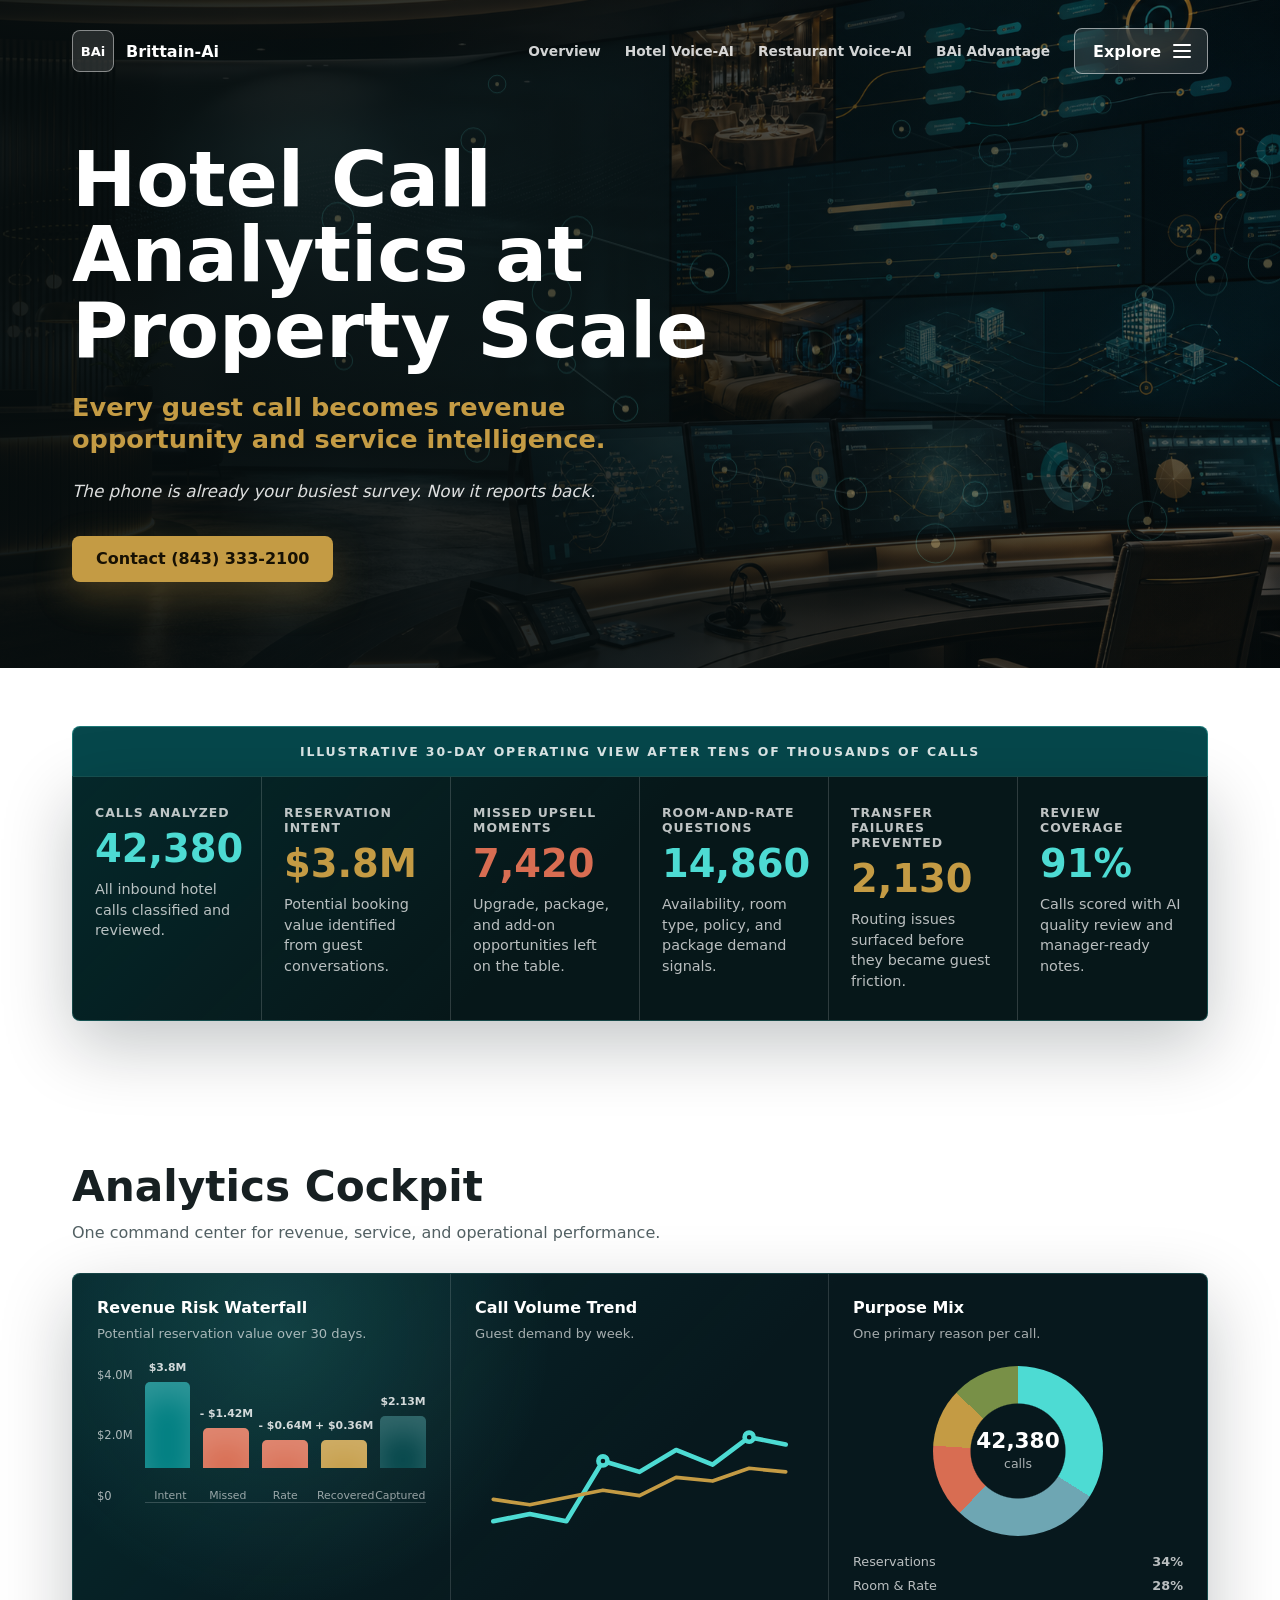
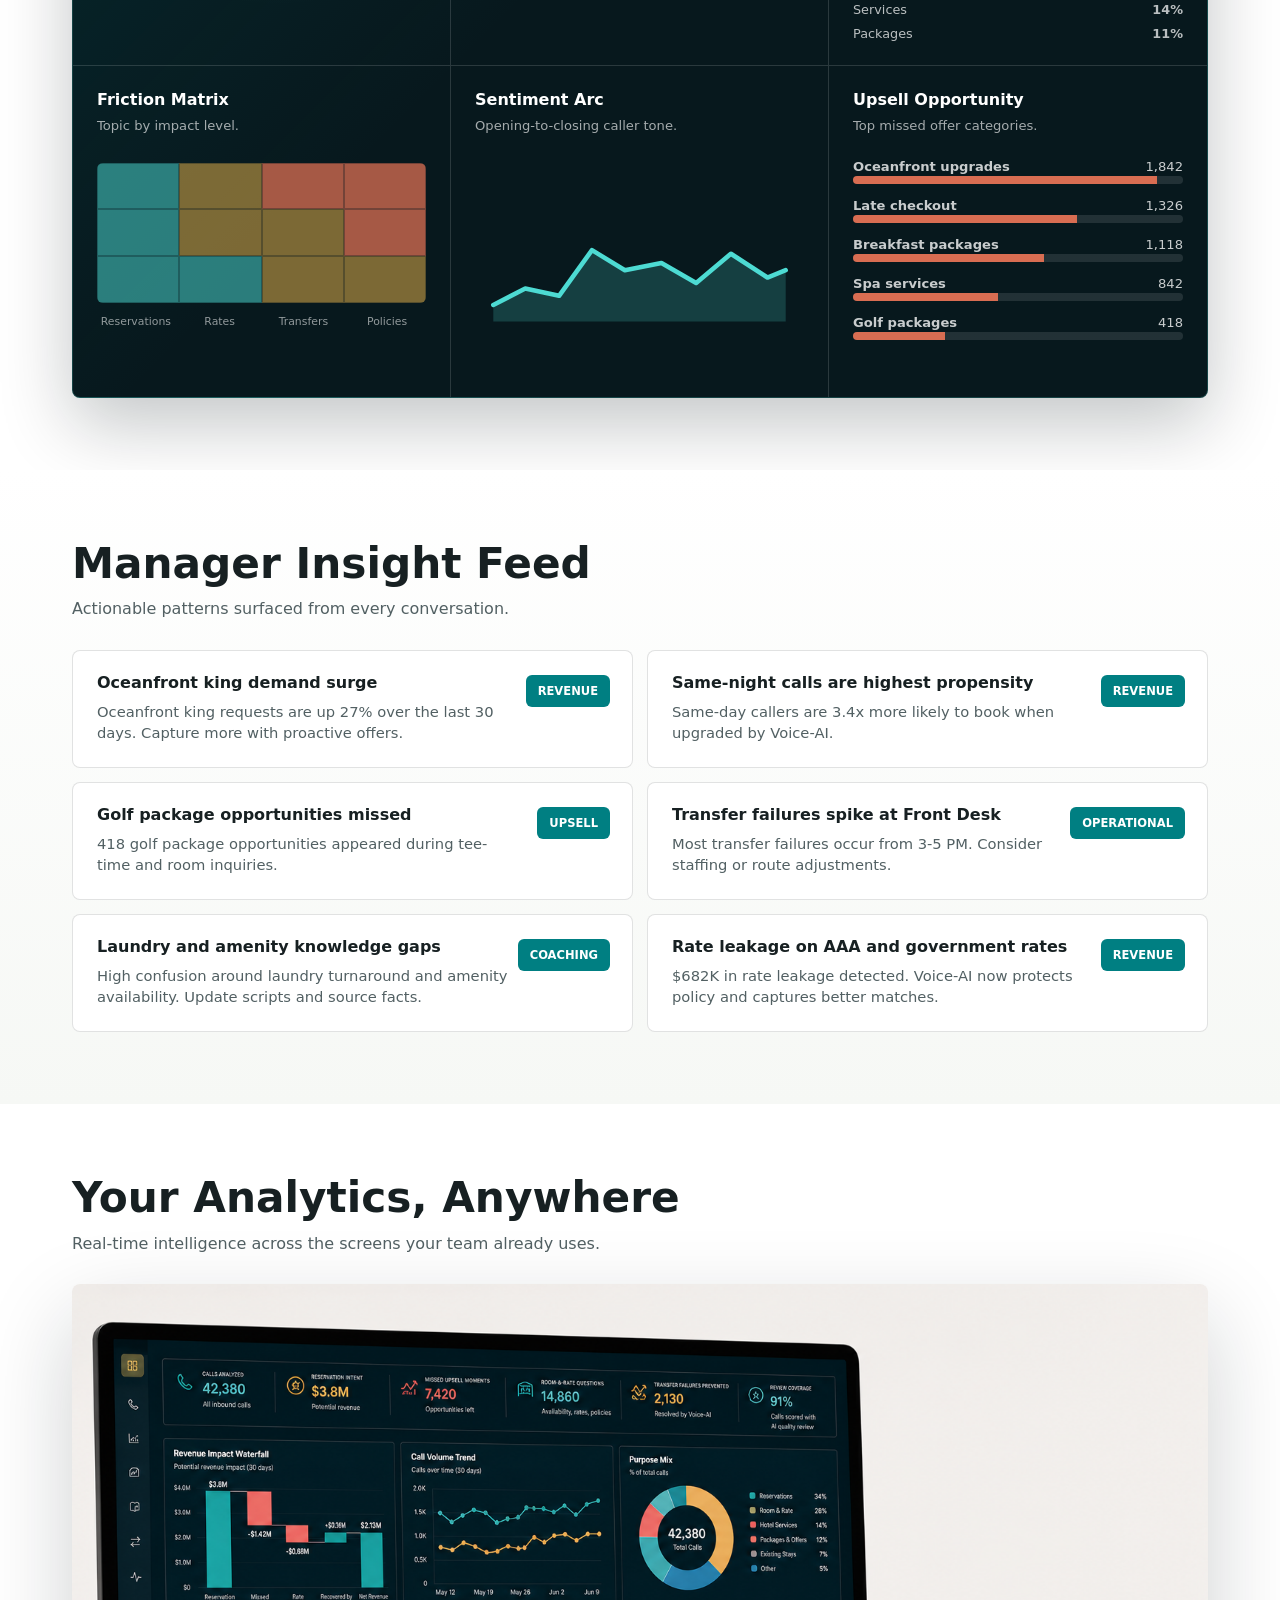
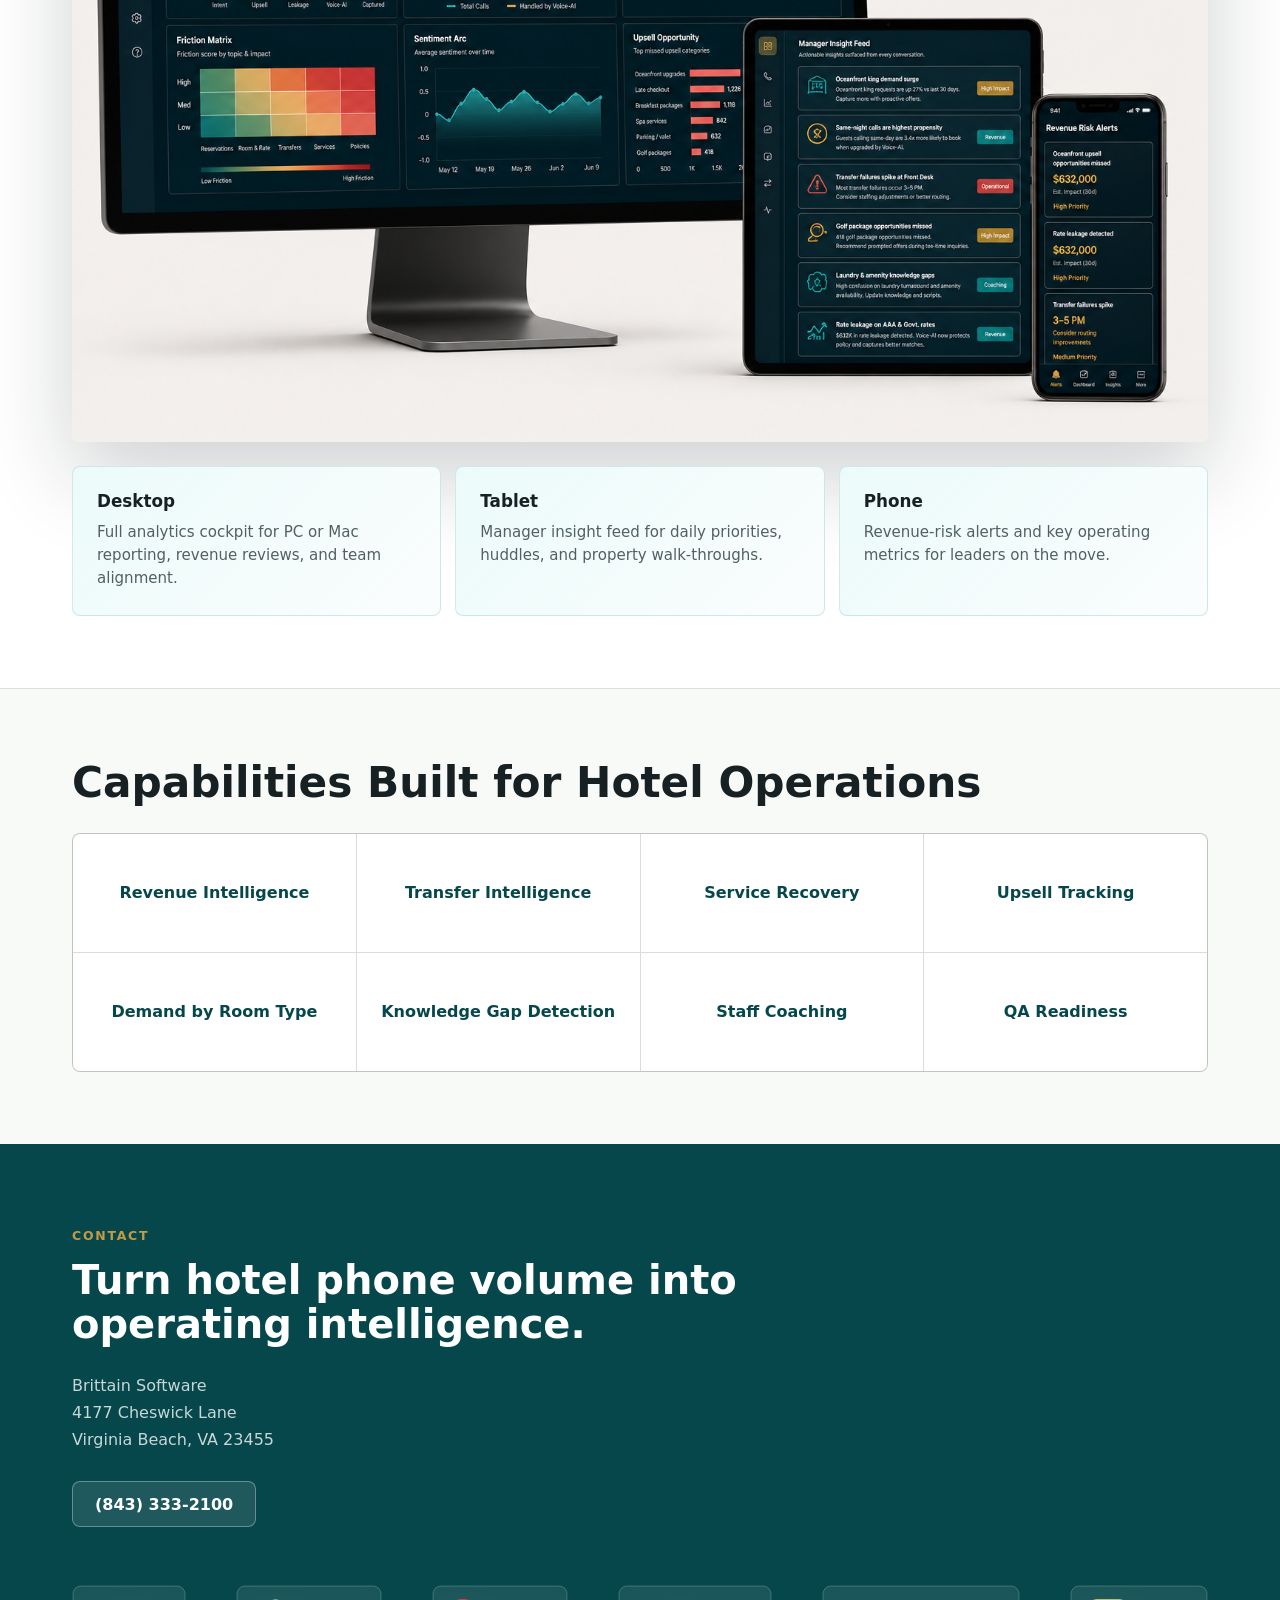
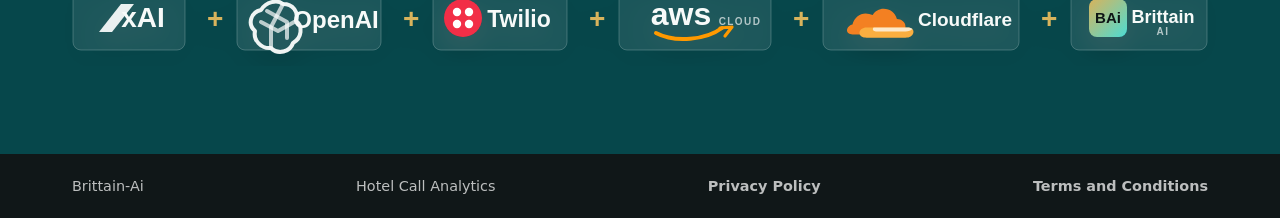
<file: hotel-call-analytics/index.html>
<!doctype html>
<html lang="en">
  <head>
    <meta charset="utf-8" />
    <meta name="viewport" content="width=device-width, initial-scale=1" />
    <meta
      name="description"
      content="Advanced Hotel Call Analytics from Brittain-Ai, showing future-scale revenue, service, transfer, upsell, and guest-demand intelligence from hotel phone calls."
    />
    <title>Hotel Call Analytics | Brittain-Ai</title>
    <link rel="preload" href="../assets/brittain-operations-hero.png" as="image" />
    <link rel="stylesheet" href="../styles.css?v=bai-advantage-4" />
  </head>
  <body class="detail-page analytics-page analytics-hotel-page">
    <header class="site-header site-header-nav" aria-label="Brittain-Ai header">
      <a class="brand-lockup" href="../" aria-label="Brittain-Ai home">
        <span class="brand-mark" aria-hidden="true">BAi</span>
        <span class="brand-name">Brittain-Ai</span>
      </a>
      <nav class="site-nav" aria-label="Main navigation">
        <a href="../">Overview</a>
        <a href="../hotel-voice-ai/">Hotel Voice-AI</a>
        <a href="../restaurant-voice-ai/">Restaurant Voice-AI</a>
        <a href="../bai-advantage/">BAi Advantage</a>
      </nav>
      <div class="explore-menu" data-menu-root>
        <button
          class="menu-trigger"
          type="button"
          aria-expanded="false"
          aria-controls="site-menu"
          data-menu-trigger
        >
          <span class="menu-trigger-label">Explore</span>
          <span class="menu-trigger-icon" aria-hidden="true">
            <span></span>
            <span></span>
            <span></span>
          </span>
        </button>
        <div class="menu-panel" id="site-menu" data-menu-panel hidden>
          <div class="menu-panel-heading">
            <span>Explore Brittain-Ai</span>
            <p>Hospitality Voice-AI systems, analytics, and access.</p>
          </div>
          <div class="menu-link-group" aria-label="Website pages">
            <a class="menu-link" href="../">
              <span class="menu-link-title">Overview</span>
              <span class="menu-link-description">Production hospitality Voice-AI systems for restaurants and hotels.</span>
            </a>
            <a class="menu-link" href="../bai-advantage/">
              <span class="menu-link-title">BAi Advantage</span>
              <span class="menu-link-description">Why BAi Voice is different: deep knowledge, guardrails, tools, updates, economics, and analytics.</span>
            </a>
            <a class="menu-link" href="../hotel-voice-ai/">
              <span class="menu-link-title">Hotel Voice-AI</span>
              <span class="menu-link-description">Two-agent hotel call workflow for concierge answers, reservations, routing, and post-call intelligence.</span>
            </a>
            <a class="menu-link" href="../restaurant-voice-ai/">
              <span class="menu-link-title">Restaurant Voice-AI</span>
              <span class="menu-link-description">Restaurant phone concierge for reservations, menu questions, large parties, and host-stand relief.</span>
            </a>
            <a class="menu-link" href="../hotel-call-analytics/">
              <span class="menu-link-title">Hotel Call Analytics</span>
              <span class="menu-link-description">Revenue opportunity, service intelligence, transfer friction, sentiment, and hotel operating insights.</span>
            </a>
            <a class="menu-link" href="../restaurant-call-analytics/">
              <span class="menu-link-title">Restaurant Call Analytics</span>
              <span class="menu-link-description">Booking funnel, menu demand, large-party leakage, guest sentiment, and follow-up intelligence.</span>
            </a>
          </div>
          <div class="menu-system-access" aria-label="System access">
            <span class="menu-section-label">System access</span>
            <div class="menu-access-grid">
              <a class="menu-access-link" href="https://qa.brittainsoftware.com/">Hotel Voice-AI Login</a>
              <a class="menu-access-link" href="https://qa-xai-restaurant.brittainsoftware.com">Restaurant Voice-AI Login</a>
            </div>
          </div>
        </div>
      </div>
    </header>

    <main>
      <section class="analytics-hero" aria-labelledby="hotel-analytics-title">
        <img
          class="hero-image"
          src="../assets/brittain-operations-hero.png"
          alt=""
          aria-hidden="true"
        />
        <canvas class="signal-canvas" id="signalCanvas" aria-hidden="true"></canvas>
        <div class="hero-shade" aria-hidden="true"></div>

        <div class="analytics-hero-content">
          <h1 id="hotel-analytics-title">Hotel Call Analytics at Property Scale</h1>
          <p class="analytics-hero-lead">
            Every guest call becomes revenue opportunity and service intelligence.
          </p>
          <p class="analytics-slogan">
            The phone is already your busiest survey. Now it reports back.
          </p>
          <a class="primary-action" href="tel:+18433332100">Contact (843) 333-2100</a>
        </div>
      </section>

      <section class="analytics-metrics-band" aria-labelledby="hotel-metrics-title">
        <div class="analytics-label" id="hotel-metrics-title">
          Illustrative 30-day operating view after tens of thousands of calls
        </div>
        <div class="analytics-kpi-grid">
          <article class="analytics-kpi">
            <span>Calls analyzed</span>
            <strong>42,380</strong>
            <p>All inbound hotel calls classified and reviewed.</p>
          </article>
          <article class="analytics-kpi analytics-kpi-gold">
            <span>Reservation intent</span>
            <strong>$3.8M</strong>
            <p>Potential booking value identified from guest conversations.</p>
          </article>
          <article class="analytics-kpi analytics-kpi-coral">
            <span>Missed upsell moments</span>
            <strong>7,420</strong>
            <p>Upgrade, package, and add-on opportunities left on the table.</p>
          </article>
          <article class="analytics-kpi">
            <span>Room-and-rate questions</span>
            <strong>14,860</strong>
            <p>Availability, room type, policy, and package demand signals.</p>
          </article>
          <article class="analytics-kpi analytics-kpi-gold">
            <span>Transfer failures prevented</span>
            <strong>2,130</strong>
            <p>Routing issues surfaced before they became guest friction.</p>
          </article>
          <article class="analytics-kpi">
            <span>Review coverage</span>
            <strong>91%</strong>
            <p>Calls scored with AI quality review and manager-ready notes.</p>
          </article>
        </div>
      </section>

      <section class="analytics-section" aria-labelledby="hotel-cockpit-title">
        <div class="analytics-heading">
          <h2 id="hotel-cockpit-title">Analytics Cockpit</h2>
          <p>One command center for revenue, service, and operational performance.</p>
        </div>

        <div class="analytics-cockpit analytics-cockpit-hotel">
          <article class="chart-panel chart-panel-wide">
            <h3>Revenue Risk Waterfall</h3>
            <p>Potential reservation value over 30 days.</p>
            <div class="waterfall-chart" aria-label="Revenue risk waterfall">
              <div class="waterfall-axis">
                <span>$4.0M</span>
                <span>$2.0M</span>
                <span>$0</span>
              </div>
              <div class="waterfall-bars">
                <span style="--h: 86%; --c: var(--teal);" data-label="$3.8M"></span>
                <span style="--h: 40%; --c: var(--coral);" data-label="- $1.42M"></span>
                <span style="--h: 24%; --c: var(--coral);" data-label="- $0.64M"></span>
                <span style="--h: 18%; --c: var(--gold);" data-label="+ $0.36M"></span>
                <span style="--h: 52%; --c: var(--teal-deep);" data-label="$2.13M"></span>
              </div>
              <div class="waterfall-labels">
                <span>Intent</span>
                <span>Missed</span>
                <span>Rate</span>
                <span>Recovered</span>
                <span>Captured</span>
              </div>
            </div>
          </article>

          <article class="chart-panel">
            <h3>Call Volume Trend</h3>
            <p>Guest demand by week.</p>
            <svg class="line-chart" viewBox="0 0 360 190" role="img" aria-label="Hotel call volume trend">
              <polyline points="20,150 60,142 100,150 140,84 180,96 220,72 260,88 300,58 340,66" />
              <polyline class="line-chart-alt" points="20,126 60,132 100,124 140,116 180,122 220,102 260,106 300,92 340,96" />
              <g>
                <circle cx="140" cy="84" r="5" />
                <circle cx="300" cy="58" r="5" />
              </g>
            </svg>
          </article>

          <article class="chart-panel">
            <h3>Purpose Mix</h3>
            <p>One primary reason per call.</p>
            <div class="donut-chart hotel-donut" aria-label="Purpose mix">
              <strong>42,380</strong>
              <span>calls</span>
            </div>
            <div class="legend-list">
              <span>Reservations <b>34%</b></span>
              <span>Room &amp; Rate <b>28%</b></span>
              <span>Services <b>14%</b></span>
              <span>Packages <b>11%</b></span>
            </div>
          </article>

          <article class="chart-panel">
            <h3>Friction Matrix</h3>
            <p>Topic by impact level.</p>
            <div class="heatmap-grid" aria-label="Hotel friction matrix">
              <span class="heat-low"></span><span class="heat-mid"></span><span class="heat-high"></span><span class="heat-high"></span>
              <span class="heat-low"></span><span class="heat-mid"></span><span class="heat-mid"></span><span class="heat-high"></span>
              <span class="heat-low"></span><span class="heat-low"></span><span class="heat-mid"></span><span class="heat-mid"></span>
            </div>
            <div class="matrix-labels">
              <span>Reservations</span>
              <span>Rates</span>
              <span>Transfers</span>
              <span>Policies</span>
            </div>
          </article>

          <article class="chart-panel">
            <h3>Sentiment Arc</h3>
            <p>Opening-to-closing caller tone.</p>
            <svg class="area-chart" viewBox="0 0 360 190" role="img" aria-label="Hotel sentiment arc">
              <path d="M20 142 L55 124 L92 132 L128 82 L164 104 L204 96 L242 118 L280 86 L320 112 L340 104 L340 160 L20 160 Z" />
              <polyline points="20,142 55,124 92,132 128,82 164,104 204,96 242,118 280,86 320,112 340,104" />
            </svg>
          </article>

          <article class="chart-panel">
            <h3>Upsell Opportunity</h3>
            <p>Top missed offer categories.</p>
            <div class="bar-list">
              <span style="--w: 92%"><b>Oceanfront upgrades</b><em>1,842</em></span>
              <span style="--w: 68%"><b>Late checkout</b><em>1,326</em></span>
              <span style="--w: 58%"><b>Breakfast packages</b><em>1,118</em></span>
              <span style="--w: 44%"><b>Spa services</b><em>842</em></span>
              <span style="--w: 28%"><b>Golf packages</b><em>418</em></span>
            </div>
          </article>
        </div>
      </section>

      <section class="analytics-section analytics-insights-section" aria-labelledby="hotel-insights-title">
        <div class="analytics-heading">
          <h2 id="hotel-insights-title">Manager Insight Feed</h2>
          <p>Actionable patterns surfaced from every conversation.</p>
        </div>

        <div class="insight-grid">
          <article class="insight-row">
            <span>Oceanfront king demand surge</span>
            <p>Oceanfront king requests are up 27% over the last 30 days. Capture more with proactive offers.</p>
            <strong>Revenue</strong>
          </article>
          <article class="insight-row">
            <span>Same-night calls are highest propensity</span>
            <p>Same-day callers are 3.4x more likely to book when upgraded by Voice-AI.</p>
            <strong>Revenue</strong>
          </article>
          <article class="insight-row">
            <span>Golf package opportunities missed</span>
            <p>418 golf package opportunities appeared during tee-time and room inquiries.</p>
            <strong>Upsell</strong>
          </article>
          <article class="insight-row">
            <span>Transfer failures spike at Front Desk</span>
            <p>Most transfer failures occur from 3-5 PM. Consider staffing or route adjustments.</p>
            <strong>Operational</strong>
          </article>
          <article class="insight-row">
            <span>Laundry and amenity knowledge gaps</span>
            <p>High confusion around laundry turnaround and amenity availability. Update scripts and source facts.</p>
            <strong>Coaching</strong>
          </article>
          <article class="insight-row">
            <span>Rate leakage on AAA and government rates</span>
            <p>$682K in rate leakage detected. Voice-AI now protects policy and captures better matches.</p>
            <strong>Revenue</strong>
          </article>
        </div>
      </section>

      <section class="analytics-section device-section" aria-labelledby="hotel-devices-title">
        <div class="analytics-heading">
          <h2 id="hotel-devices-title">Your Analytics, Anywhere</h2>
          <p>Real-time intelligence across the screens your team already uses.</p>
        </div>

        <div class="analytics-device-showcase">
          <img
            class="analytics-device-render"
            src="../assets/hotel-analytics-platform-devices.png"
            alt="Desktop monitor, tablet, and phone showing hotel call analytics dashboards"
            width="1536"
            height="1024"
          />
          <div class="analytics-device-captions" aria-label="Hotel analytics device views">
            <article>
              <h3>Desktop</h3>
              <p>Full analytics cockpit for PC or Mac reporting, revenue reviews, and team alignment.</p>
            </article>
            <article>
              <h3>Tablet</h3>
              <p>Manager insight feed for daily priorities, huddles, and property walk-throughs.</p>
            </article>
            <article>
              <h3>Phone</h3>
              <p>Revenue-risk alerts and key operating metrics for leaders on the move.</p>
            </article>
          </div>
        </div>
      </section>

      <section class="analytics-capability-band" aria-labelledby="hotel-capabilities-title">
        <div class="analytics-heading">
          <h2 id="hotel-capabilities-title">Capabilities Built for Hotel Operations</h2>
        </div>
        <div class="analytics-capability-grid">
          <span>Revenue Intelligence</span>
          <span>Transfer Intelligence</span>
          <span>Service Recovery</span>
          <span>Upsell Tracking</span>
          <span>Demand by Room Type</span>
          <span>Knowledge Gap Detection</span>
          <span>Staff Coaching</span>
          <span>QA Readiness</span>
        </div>
      </section>

      <section class="contact-band platform-contact-band" aria-labelledby="hotel-analytics-contact-title">
        <div class="contact-content">
          <p class="section-kicker">Contact</p>
          <h2 id="hotel-analytics-contact-title">Turn hotel phone volume into operating intelligence.</h2>
          <address>
            Brittain Software<br />
            4177 Cheswick Lane<br />
            Virginia Beach, VA 23455
          </address>
          <a class="contact-number" href="tel:+18433332100">(843) 333-2100</a>
        </div>
        <div class="contact-platform-lockup" aria-label="AI platform components">
          <img
            class="contact-platform-graphic"
            src="../assets/ai-platform-lockup.svg"
            alt="xAI plus OpenAI plus Twilio plus Amazon Web Services plus Cloudflare plus Brittain-Ai"
            width="900"
            height="96"
          />
        </div>
      </section>
    </main>

    <footer class="site-footer">
      <span>Brittain-Ai</span>
      <span>Hotel Call Analytics</span>
      <span><a href="../privacy/">Privacy Policy</a></span>
      <span><a href="../terms/">Terms and Conditions</a></span>
    </footer>

    <script src="../script.js"></script>
  </body>
</html>
</file>
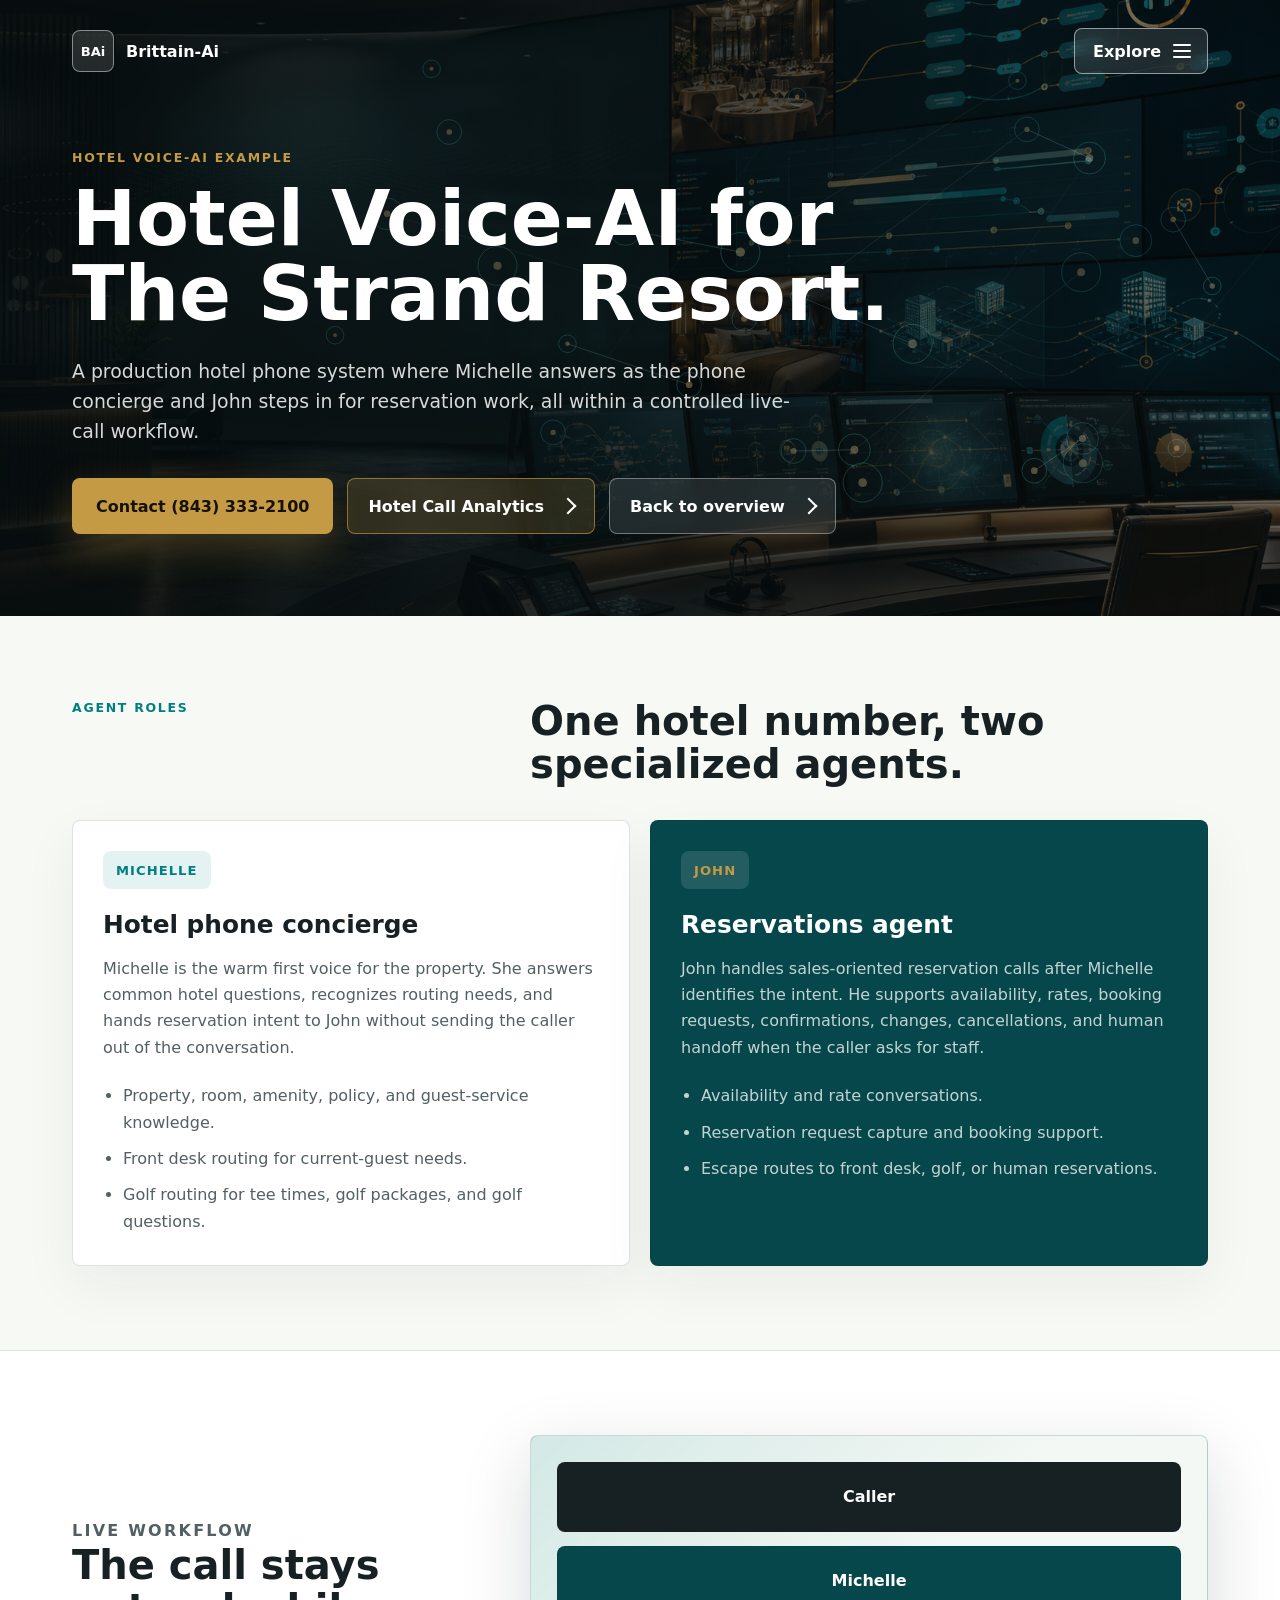
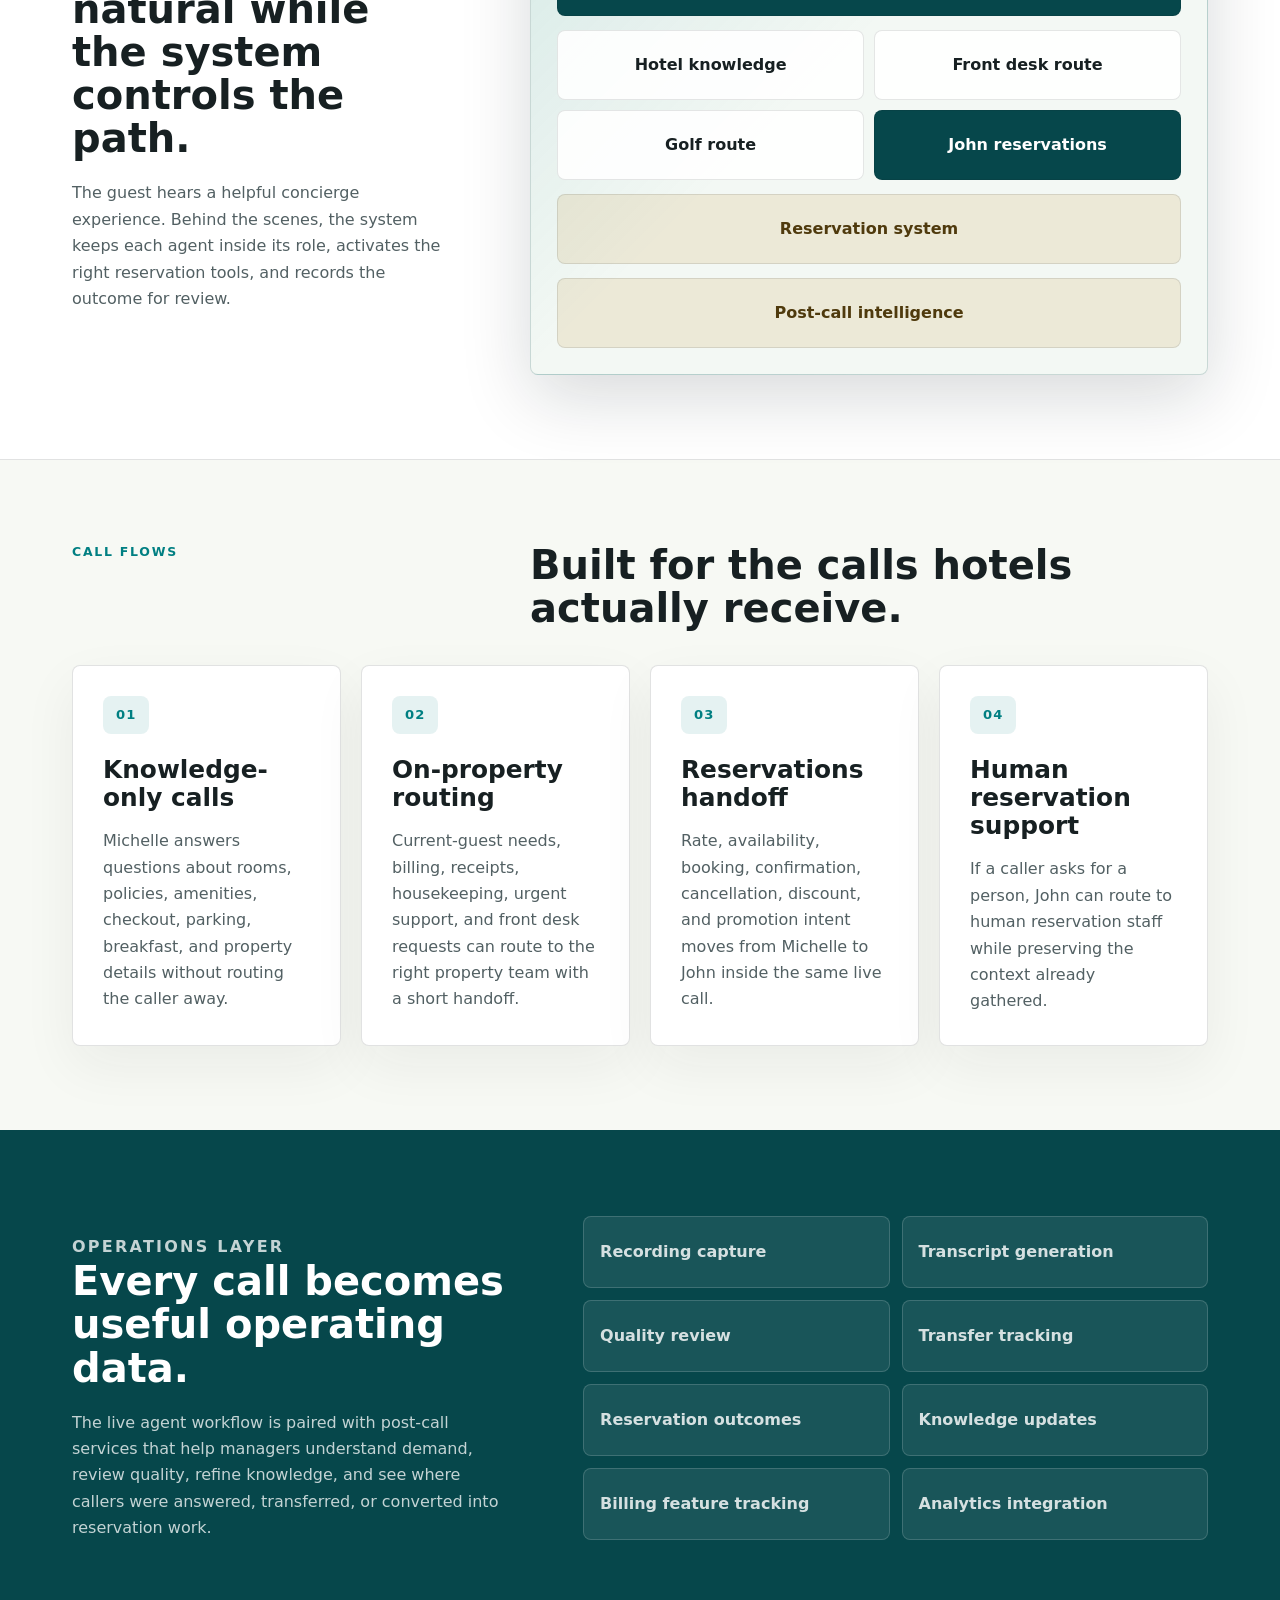
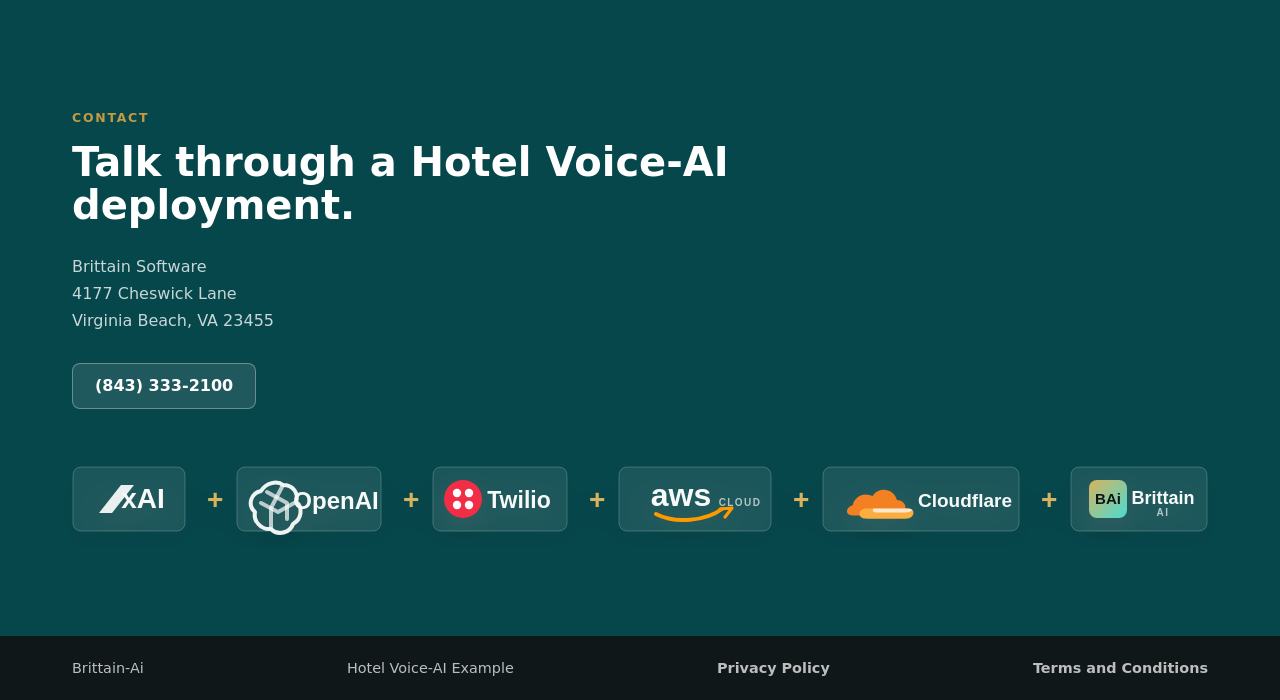
<file: hotel-voice-ai/index.html>
<!doctype html>
<html lang="en">
  <head>
    <meta charset="utf-8" />
    <meta name="viewport" content="width=device-width, initial-scale=1" />
    <meta
      name="description"
      content="Hotel Voice-AI example for The Strand Resort, including concierge answering, reservation support, routing, and post-call intelligence."
    />
    <title>Hotel Voice-AI Example | Brittain-Ai</title>
    <link rel="preload" href="../assets/brittain-operations-hero.png" as="image" />
    <link rel="stylesheet" href="../styles.css?v=bai-advantage-4" />
  </head>
  <body class="detail-page">
    <header class="site-header" aria-label="Brittain-Ai header">
      <a class="brand-lockup" href="../" aria-label="Brittain-Ai home">
        <span class="brand-mark" aria-hidden="true">BAi</span>
        <span class="brand-name">Brittain-Ai</span>
      </a>
      <div class="explore-menu" data-menu-root>
        <button
          class="menu-trigger"
          type="button"
          aria-expanded="false"
          aria-controls="site-menu"
          data-menu-trigger
        >
          <span class="menu-trigger-label">Explore</span>
          <span class="menu-trigger-icon" aria-hidden="true">
            <span></span>
            <span></span>
            <span></span>
          </span>
        </button>
        <div class="menu-panel" id="site-menu" data-menu-panel hidden>
          <div class="menu-panel-heading">
            <span>Explore Brittain-Ai</span>
            <p>Hospitality Voice-AI systems, analytics, and access.</p>
          </div>
          <div class="menu-link-group" aria-label="Website pages">
            <a class="menu-link" href="../">
              <span class="menu-link-title">Overview</span>
              <span class="menu-link-description">Production hospitality Voice-AI systems for restaurants and hotels.</span>
            </a>
            <a class="menu-link" href="../bai-advantage/">
              <span class="menu-link-title">BAi Advantage</span>
              <span class="menu-link-description">Why BAi Voice is different: deep knowledge, guardrails, tools, updates, economics, and analytics.</span>
            </a>
            <a class="menu-link" href="../hotel-voice-ai/">
              <span class="menu-link-title">Hotel Voice-AI</span>
              <span class="menu-link-description">Two-agent hotel call workflow for concierge answers, reservations, routing, and post-call intelligence.</span>
            </a>
            <a class="menu-link" href="../restaurant-voice-ai/">
              <span class="menu-link-title">Restaurant Voice-AI</span>
              <span class="menu-link-description">Restaurant phone concierge for reservations, menu questions, large parties, and host-stand relief.</span>
            </a>
            <a class="menu-link" href="../hotel-call-analytics/">
              <span class="menu-link-title">Hotel Call Analytics</span>
              <span class="menu-link-description">Revenue opportunity, service intelligence, transfer friction, sentiment, and hotel operating insights.</span>
            </a>
            <a class="menu-link" href="../restaurant-call-analytics/">
              <span class="menu-link-title">Restaurant Call Analytics</span>
              <span class="menu-link-description">Booking funnel, menu demand, large-party leakage, guest sentiment, and follow-up intelligence.</span>
            </a>
          </div>
          <div class="menu-system-access" aria-label="System access">
            <span class="menu-section-label">System access</span>
            <div class="menu-access-grid">
              <a class="menu-access-link" href="https://qa.brittainsoftware.com/">Hotel Voice-AI Login</a>
              <a class="menu-access-link" href="https://qa-xai-restaurant.brittainsoftware.com">Restaurant Voice-AI Login</a>
            </div>
          </div>
        </div>
      </div>
    </header>

    <main>
      <section class="detail-hero" aria-labelledby="hotel-title">
        <img
          class="hero-image"
          src="../assets/brittain-operations-hero.png"
          alt=""
          aria-hidden="true"
        />
        <canvas class="signal-canvas" id="signalCanvas" aria-hidden="true"></canvas>
        <div class="hero-shade" aria-hidden="true"></div>

        <div class="detail-hero-content">
          <p class="eyebrow">Hotel Voice-AI example</p>
          <h1 id="hotel-title">Hotel Voice-AI for The Strand Resort.</h1>
          <p>
            A production hotel phone system where Michelle answers as the phone
            concierge and John steps in for reservation work, all within a
            controlled live-call workflow.
          </p>
          <div class="detail-actions">
            <a class="primary-action" href="tel:+18433332100">Contact (843) 333-2100</a>
            <a class="secondary-action secondary-action-gold" href="../hotel-call-analytics/">
              Hotel Call Analytics
            </a>
            <a class="secondary-action" href="../">Back to overview</a>
          </div>
        </div>
      </section>

      <section class="detail-band" aria-labelledby="hotel-agents-title">
        <div class="section-heading">
          <p class="section-kicker">Agent roles</p>
          <h2 id="hotel-agents-title">One hotel number, two specialized agents.</h2>
        </div>

        <div class="agent-grid">
          <article class="agent-card">
            <span class="agent-badge">Michelle</span>
            <h3>Hotel phone concierge</h3>
            <p>
              Michelle is the warm first voice for the property. She answers
              common hotel questions, recognizes routing needs, and hands
              reservation intent to John without sending the caller out of the
              conversation.
            </p>
            <ul class="detail-list">
              <li>Property, room, amenity, policy, and guest-service knowledge.</li>
              <li>Front desk routing for current-guest needs.</li>
              <li>Golf routing for tee times, golf packages, and golf questions.</li>
            </ul>
          </article>

          <article class="agent-card agent-card-dark">
            <span class="agent-badge">John</span>
            <h3>Reservations agent</h3>
            <p>
              John handles sales-oriented reservation calls after Michelle
              identifies the intent. He supports availability, rates, booking
              requests, confirmations, changes, cancellations, and human handoff
              when the caller asks for staff.
            </p>
            <ul class="detail-list">
              <li>Availability and rate conversations.</li>
              <li>Reservation request capture and booking support.</li>
              <li>Escape routes to front desk, golf, or human reservations.</li>
            </ul>
          </article>
        </div>
      </section>

      <section class="detail-workflow-band" aria-labelledby="hotel-workflow-title">
        <div class="detail-copy">
          <p class="section-kicker">Live workflow</p>
          <h2 id="hotel-workflow-title">The call stays natural while the system controls the path.</h2>
          <p>
            The guest hears a helpful concierge experience. Behind the scenes,
            the system keeps each agent inside its role, activates the right
            reservation tools, and records the outcome for review.
          </p>
        </div>

        <div class="flow-diagram flow-diagram-hotel" aria-label="Hotel Voice-AI call flow">
          <div class="flow-node flow-node-source">Caller</div>
          <div class="flow-branch">
            <div class="flow-node flow-node-agent">Michelle</div>
            <div class="flow-path-grid">
              <div class="flow-node">Hotel knowledge</div>
              <div class="flow-node">Front desk route</div>
              <div class="flow-node">Golf route</div>
              <div class="flow-node flow-node-agent">John reservations</div>
            </div>
          </div>
          <div class="flow-node flow-node-result">Reservation system</div>
          <div class="flow-node flow-node-result">Post-call intelligence</div>
        </div>
      </section>

      <section class="detail-band" aria-labelledby="hotel-flows-title">
        <div class="section-heading">
          <p class="section-kicker">Call flows</p>
          <h2 id="hotel-flows-title">Built for the calls hotels actually receive.</h2>
        </div>

        <div class="flow-card-grid">
          <article class="flow-card">
            <span>01</span>
            <h3>Knowledge-only calls</h3>
            <p>
              Michelle answers questions about rooms, policies, amenities,
              checkout, parking, breakfast, and property details without routing
              the caller away.
            </p>
          </article>
          <article class="flow-card">
            <span>02</span>
            <h3>On-property routing</h3>
            <p>
              Current-guest needs, billing, receipts, housekeeping, urgent
              support, and front desk requests can route to the right property
              team with a short handoff.
            </p>
          </article>
          <article class="flow-card">
            <span>03</span>
            <h3>Reservations handoff</h3>
            <p>
              Rate, availability, booking, confirmation, cancellation, discount,
              and promotion intent moves from Michelle to John inside the same
              live call.
            </p>
          </article>
          <article class="flow-card">
            <span>04</span>
            <h3>Human reservation support</h3>
            <p>
              If a caller asks for a person, John can route to human reservation
              staff while preserving the context already gathered.
            </p>
          </article>
        </div>
      </section>

      <section class="intelligence-band" aria-labelledby="hotel-intelligence-title">
        <div class="detail-copy">
          <p class="section-kicker">Operations layer</p>
          <h2 id="hotel-intelligence-title">Every call becomes useful operating data.</h2>
          <p>
            The live agent workflow is paired with post-call services that help
            managers understand demand, review quality, refine knowledge, and
            see where callers were answered, transferred, or converted into
            reservation work.
          </p>
        </div>

        <div class="intelligence-grid">
          <span>Recording capture</span>
          <span>Transcript generation</span>
          <span>Quality review</span>
          <span>Transfer tracking</span>
          <span>Reservation outcomes</span>
          <span>Knowledge updates</span>
          <span>Billing feature tracking</span>
          <span>Analytics integration</span>
        </div>
      </section>

      <section class="contact-band platform-contact-band" aria-labelledby="hotel-contact-title">
        <div class="contact-content">
          <p class="section-kicker">Contact</p>
          <h2 id="hotel-contact-title">Talk through a Hotel Voice-AI deployment.</h2>
          <address>
            Brittain Software<br />
            4177 Cheswick Lane<br />
            Virginia Beach, VA 23455
          </address>
          <a class="contact-number" href="tel:+18433332100">(843) 333-2100</a>
        </div>
        <div class="contact-platform-lockup" aria-label="AI platform components">
          <img
            class="contact-platform-graphic"
            src="../assets/ai-platform-lockup.svg"
            alt="xAI plus OpenAI plus Twilio plus Amazon Web Services plus Cloudflare plus Brittain-Ai"
            width="900"
            height="96"
          />
        </div>
      </section>
    </main>

    <footer class="site-footer">
      <span>Brittain-Ai</span>
      <span>Hotel Voice-AI Example</span>
      <span><a href="../privacy/">Privacy Policy</a></span>
      <span><a href="../terms/">Terms and Conditions</a></span>
    </footer>

    <script src="../script.js"></script>
  </body>
</html>
</file>
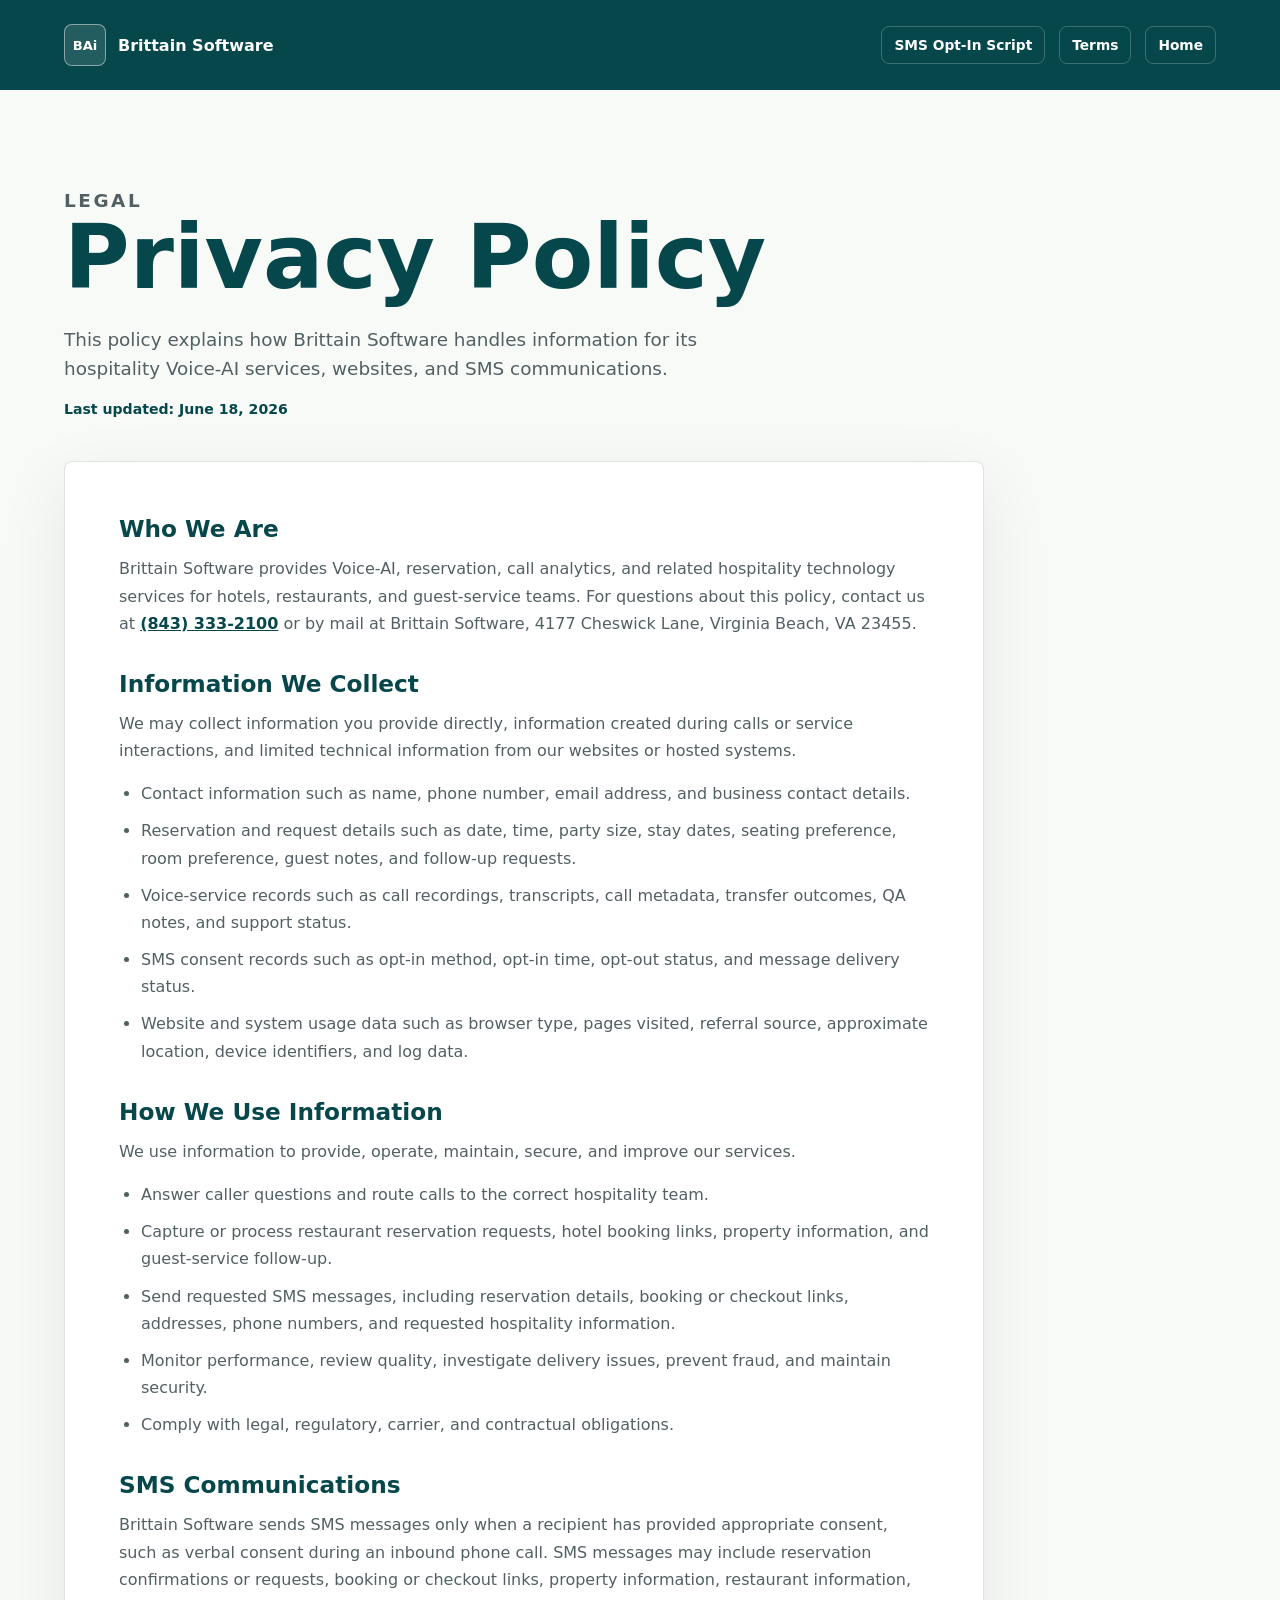
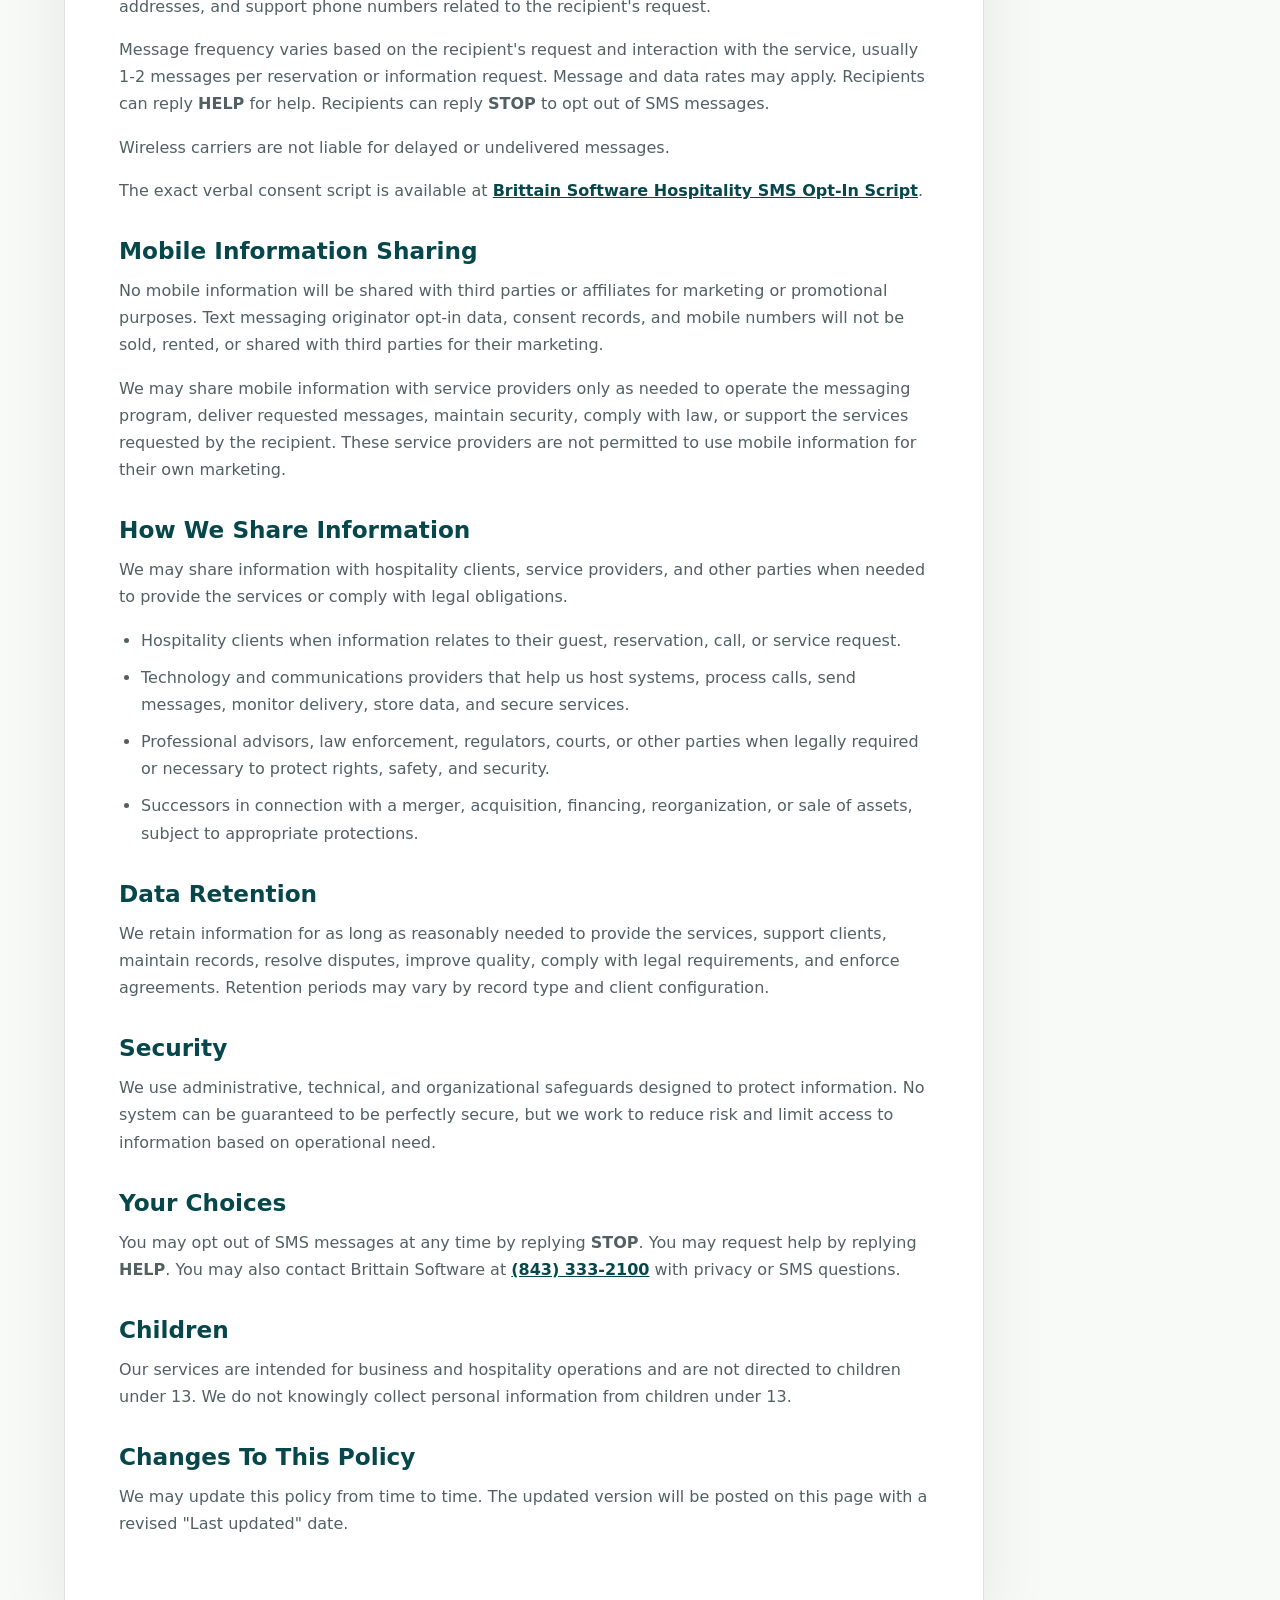
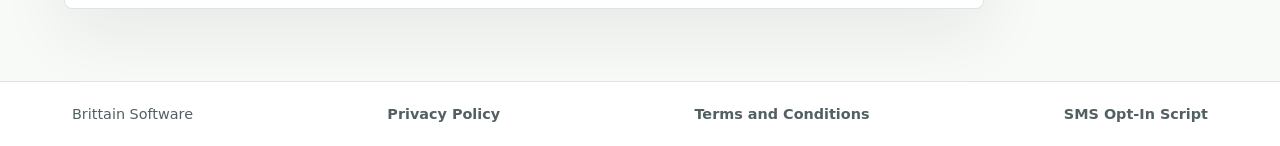
<file: privacy/index.html>
<!doctype html>
<html lang="en">
  <head>
    <meta charset="utf-8" />
    <meta name="viewport" content="width=device-width, initial-scale=1" />
    <meta
      name="description"
      content="Brittain Software privacy policy for hospitality Voice-AI services and SMS communications."
    />
    <title>Privacy Policy | Brittain Software</title>
    <link rel="stylesheet" href="../styles.css?v=bai-advantage-4" />
  </head>
  <body class="legal-page">
    <header class="site-header legal-header" aria-label="Brittain Software header">
      <a class="brand-lockup" href="../" aria-label="Brittain Software home">
        <span class="brand-mark" aria-hidden="true">BAi</span>
        <span class="brand-name">Brittain Software</span>
      </a>
      <nav class="legal-nav" aria-label="Legal navigation">
        <a href="https://www.brittainsoftware.com/sms-opt-in/">SMS Opt-In Script</a>
        <a href="../terms/">Terms</a>
        <a href="../">Home</a>
      </nav>
    </header>

    <main class="legal-main">
      <section class="legal-hero" aria-labelledby="privacy-title">
        <p class="section-kicker">Legal</p>
        <h1 id="privacy-title">Privacy Policy</h1>
        <p>
          This policy explains how Brittain Software handles information for
          its hospitality Voice-AI services, websites, and SMS communications.
        </p>
        <span>Last updated: June 18, 2026</span>
      </section>

      <section class="legal-content" aria-label="Privacy policy details">
        <h2>Who We Are</h2>
        <p>
          Brittain Software provides Voice-AI, reservation, call analytics, and
          related hospitality technology services for hotels, restaurants, and
          guest-service teams. For questions about this policy, contact us at
          <a href="tel:+18433332100">(843) 333-2100</a> or by mail at Brittain
          Software, 4177 Cheswick Lane, Virginia Beach, VA 23455.
        </p>

        <h2>Information We Collect</h2>
        <p>
          We may collect information you provide directly, information created
          during calls or service interactions, and limited technical
          information from our websites or hosted systems.
        </p>
        <ul>
          <li>Contact information such as name, phone number, email address, and business contact details.</li>
          <li>Reservation and request details such as date, time, party size, stay dates, seating preference, room preference, guest notes, and follow-up requests.</li>
          <li>Voice-service records such as call recordings, transcripts, call metadata, transfer outcomes, QA notes, and support status.</li>
          <li>SMS consent records such as opt-in method, opt-in time, opt-out status, and message delivery status.</li>
          <li>Website and system usage data such as browser type, pages visited, referral source, approximate location, device identifiers, and log data.</li>
        </ul>

        <h2>How We Use Information</h2>
        <p>
          We use information to provide, operate, maintain, secure, and improve
          our services.
        </p>
        <ul>
          <li>Answer caller questions and route calls to the correct hospitality team.</li>
          <li>Capture or process restaurant reservation requests, hotel booking links, property information, and guest-service follow-up.</li>
          <li>Send requested SMS messages, including reservation details, booking or checkout links, addresses, phone numbers, and requested hospitality information.</li>
          <li>Monitor performance, review quality, investigate delivery issues, prevent fraud, and maintain security.</li>
          <li>Comply with legal, regulatory, carrier, and contractual obligations.</li>
        </ul>

        <h2>SMS Communications</h2>
        <p>
          Brittain Software sends SMS messages only when a recipient has
          provided appropriate consent, such as verbal consent during an inbound
          phone call. SMS messages may include reservation confirmations or
          requests, booking or checkout links, property information, restaurant
          information, addresses, and support phone numbers related to the
          recipient's request.
        </p>
        <p>
          Message frequency varies based on the recipient's request and
          interaction with the service, usually 1-2 messages per reservation or
          information request. Message and data rates may apply. Recipients can
          reply <strong>HELP</strong> for help. Recipients can reply
          <strong>STOP</strong> to opt out of SMS messages.
        </p>
        <p>
          Wireless carriers are not liable for delayed or undelivered messages.
        </p>
        <p>
          The exact verbal consent script is available at
          <a href="https://www.brittainsoftware.com/sms-opt-in/">Brittain Software Hospitality SMS Opt-In Script</a>.
        </p>

        <h2>Mobile Information Sharing</h2>
        <p>
          No mobile information will be shared with third parties or affiliates for marketing or promotional purposes. Text messaging originator opt-in data, consent records, and mobile numbers will not be sold, rented, or shared with third parties for their marketing.
        </p>
        <p>
          We may share mobile information with service providers only as needed
          to operate the messaging program, deliver requested messages, maintain
          security, comply with law, or support the services requested by the
          recipient. These service providers are not permitted to use mobile
          information for their own marketing.
        </p>

        <h2>How We Share Information</h2>
        <p>
          We may share information with hospitality clients, service providers,
          and other parties when needed to provide the services or comply with
          legal obligations.
        </p>
        <ul>
          <li>Hospitality clients when information relates to their guest, reservation, call, or service request.</li>
          <li>Technology and communications providers that help us host systems, process calls, send messages, monitor delivery, store data, and secure services.</li>
          <li>Professional advisors, law enforcement, regulators, courts, or other parties when legally required or necessary to protect rights, safety, and security.</li>
          <li>Successors in connection with a merger, acquisition, financing, reorganization, or sale of assets, subject to appropriate protections.</li>
        </ul>

        <h2>Data Retention</h2>
        <p>
          We retain information for as long as reasonably needed to provide the
          services, support clients, maintain records, resolve disputes, improve
          quality, comply with legal requirements, and enforce agreements.
          Retention periods may vary by record type and client configuration.
        </p>

        <h2>Security</h2>
        <p>
          We use administrative, technical, and organizational safeguards
          designed to protect information. No system can be guaranteed to be
          perfectly secure, but we work to reduce risk and limit access to
          information based on operational need.
        </p>

        <h2>Your Choices</h2>
        <p>
          You may opt out of SMS messages at any time by replying
          <strong>STOP</strong>. You may request help by replying
          <strong>HELP</strong>. You may also contact Brittain Software at
          <a href="tel:+18433332100">(843) 333-2100</a> with privacy or SMS
          questions.
        </p>

        <h2>Children</h2>
        <p>
          Our services are intended for business and hospitality operations and
          are not directed to children under 13. We do not knowingly collect
          personal information from children under 13.
        </p>

        <h2>Changes To This Policy</h2>
        <p>
          We may update this policy from time to time. The updated version will
          be posted on this page with a revised "Last updated" date.
        </p>
      </section>
    </main>

    <footer class="site-footer legal-footer">
      <span>Brittain Software</span>
      <span><a href="../privacy/">Privacy Policy</a></span>
      <span><a href="../terms/">Terms and Conditions</a></span>
      <span><a href="https://www.brittainsoftware.com/sms-opt-in/">SMS Opt-In Script</a></span>
    </footer>
  </body>
</html>
</file>
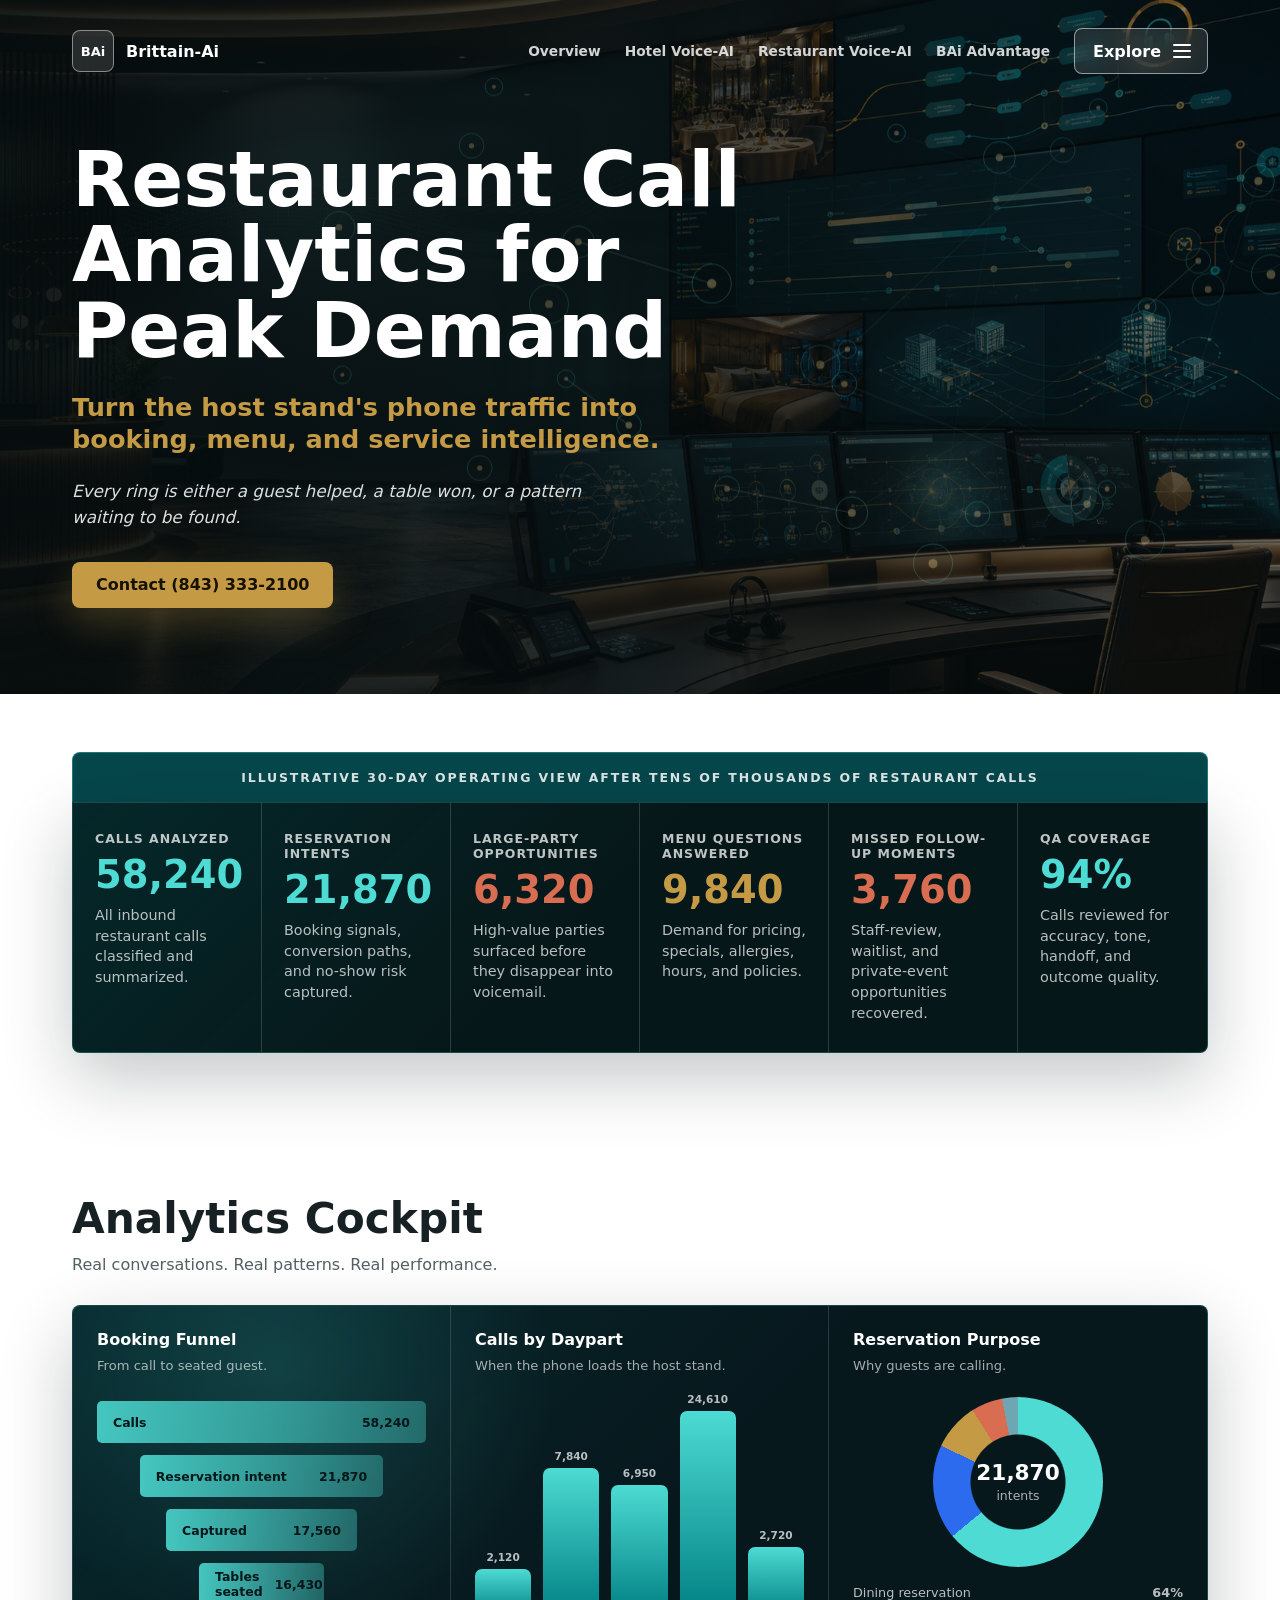
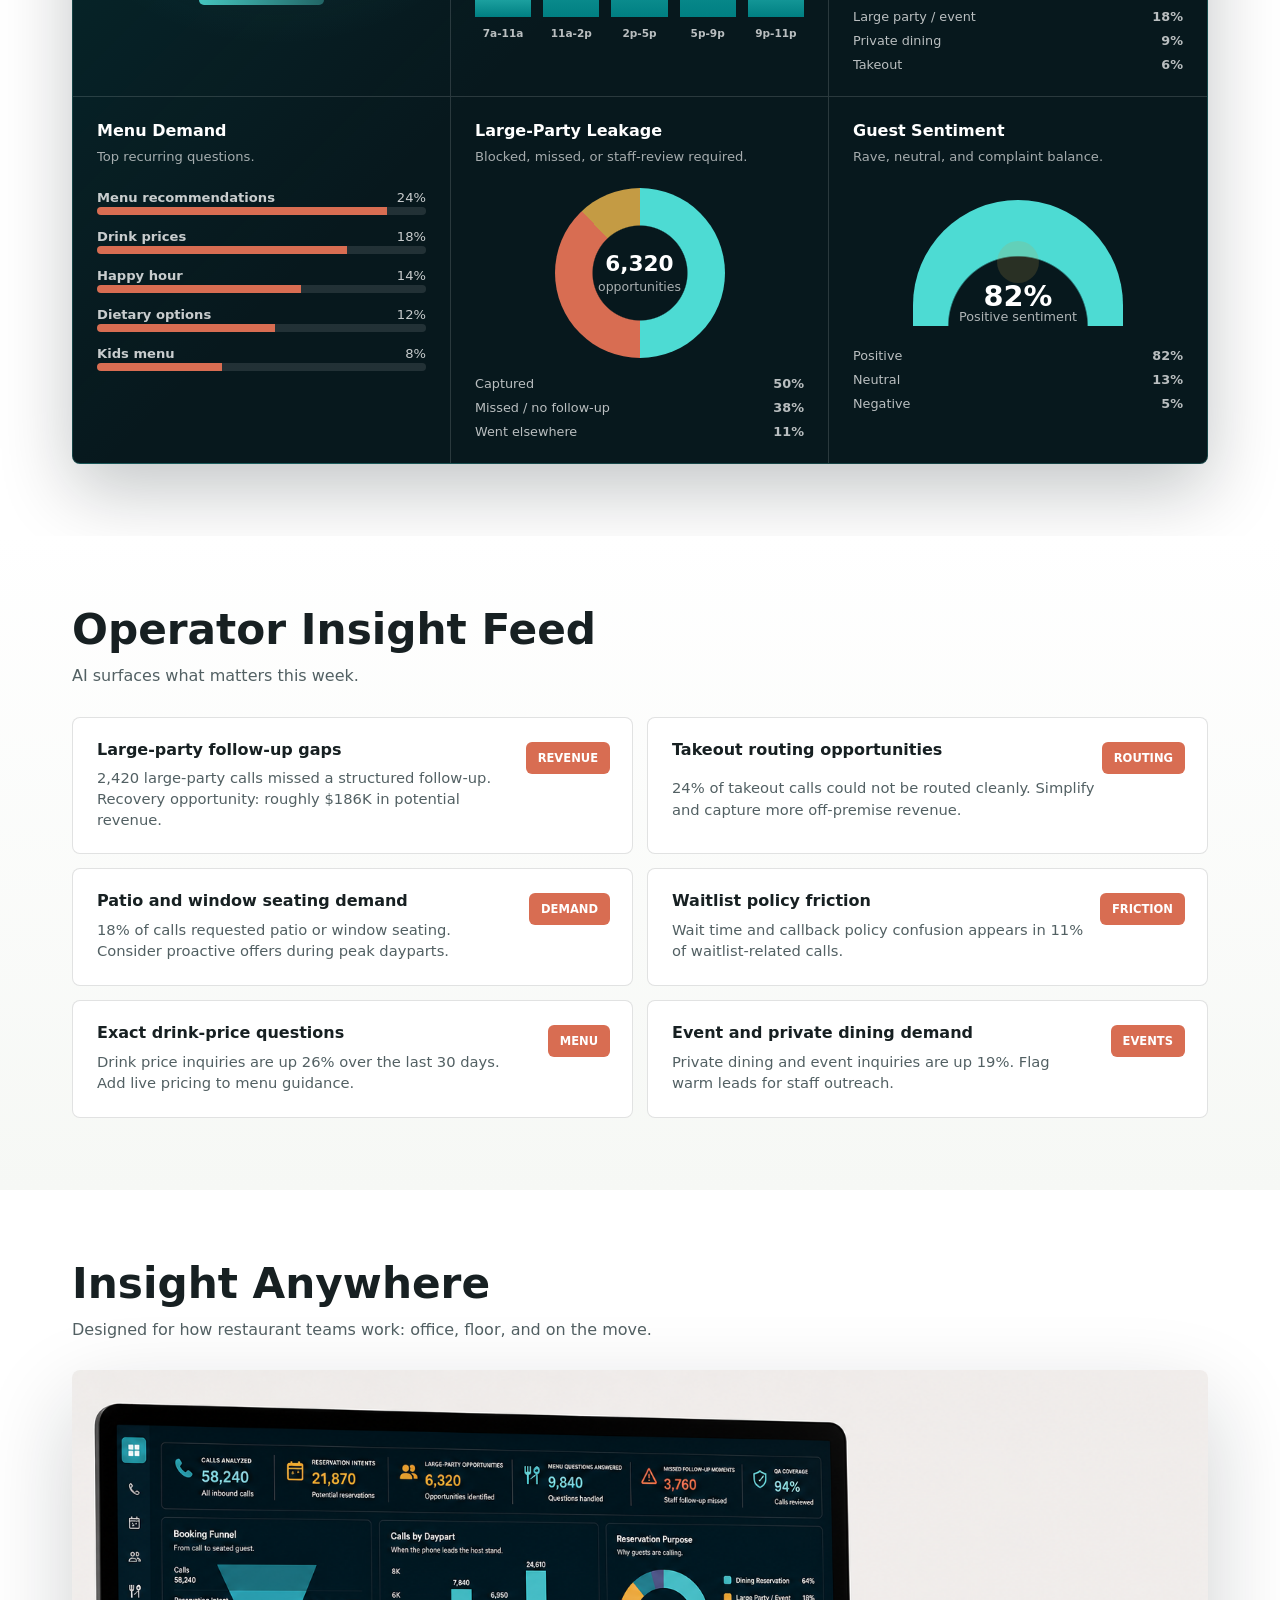
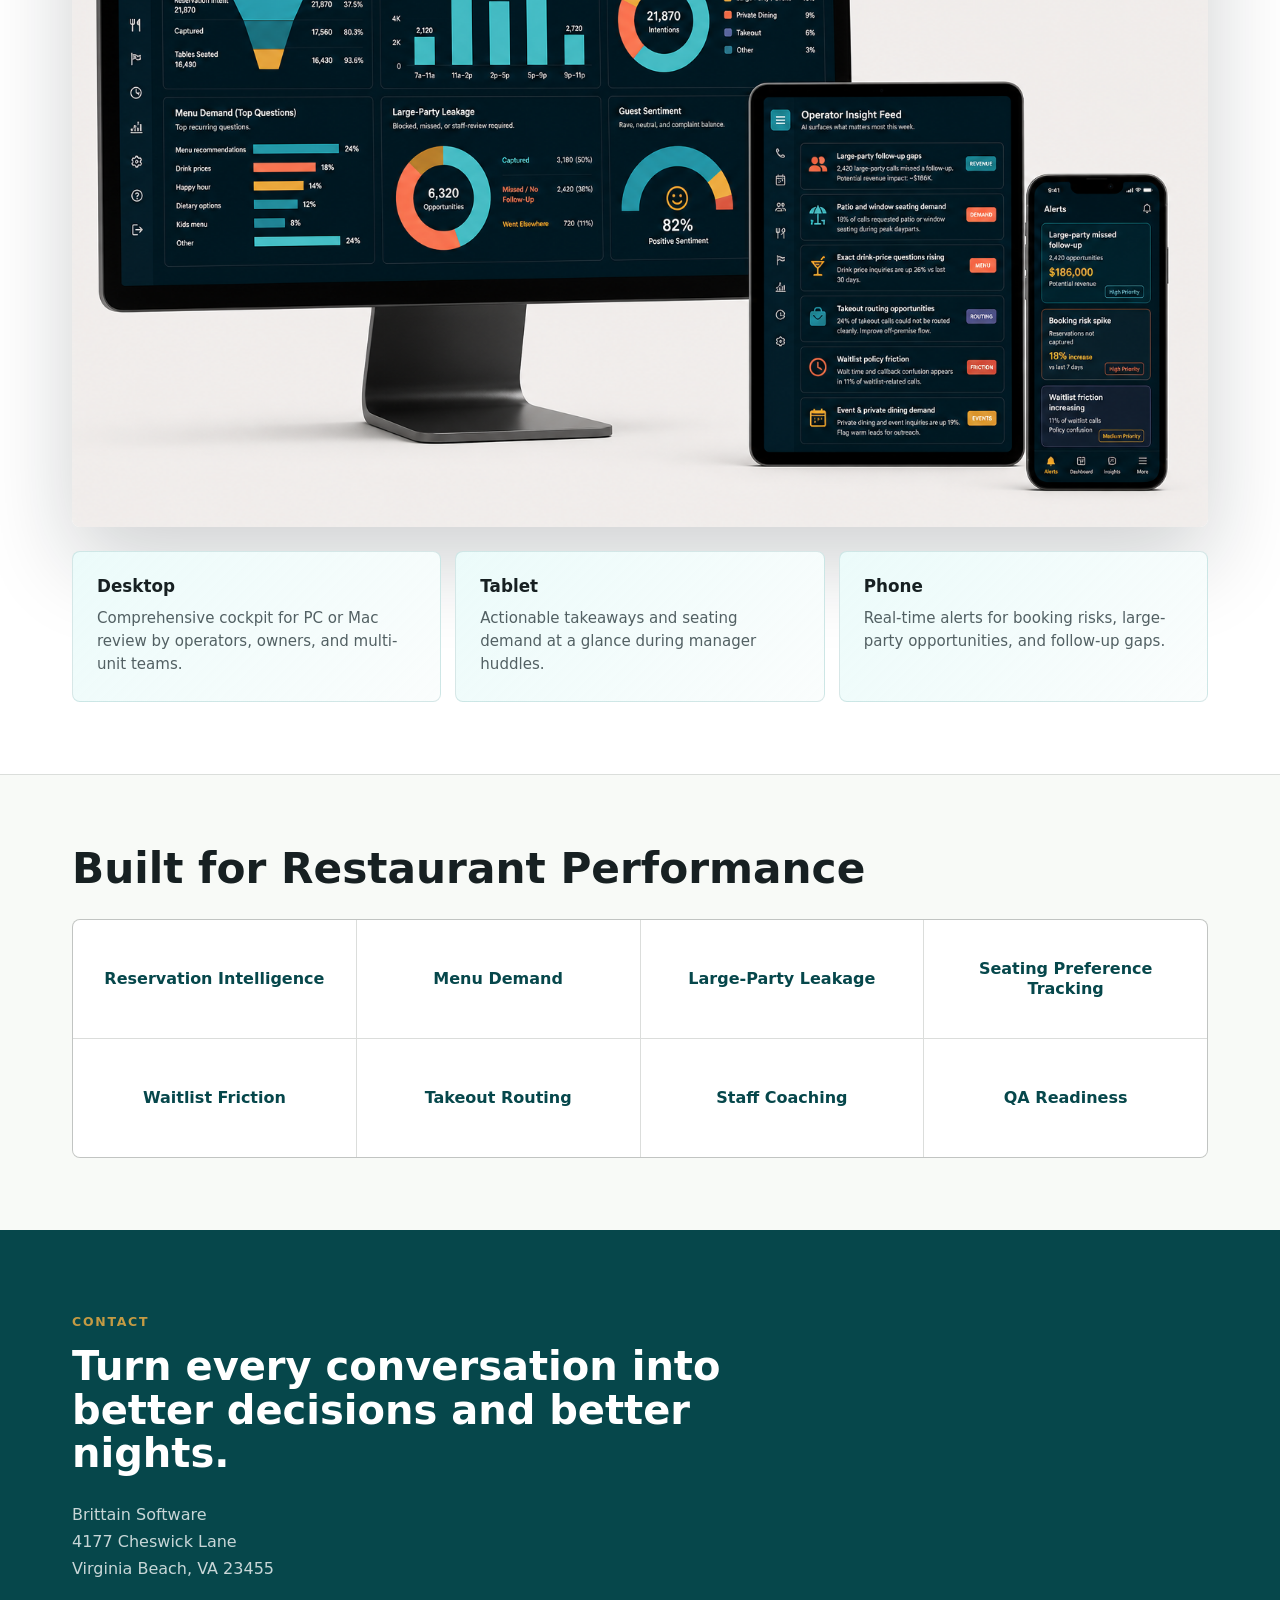
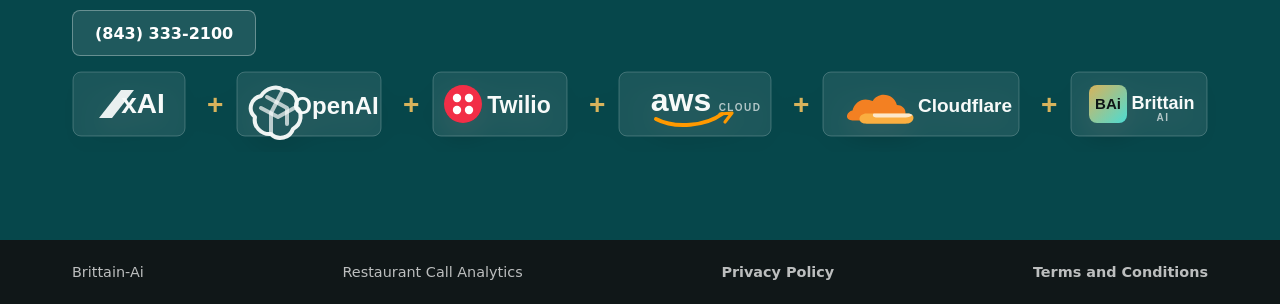
<file: restaurant-call-analytics/index.html>
<!doctype html>
<html lang="en">
  <head>
    <meta charset="utf-8" />
    <meta name="viewport" content="width=device-width, initial-scale=1" />
    <meta
      name="description"
      content="Advanced Restaurant Call Analytics from Brittain-Ai, showing future-scale reservation, menu, large-party, waitlist, sentiment, and service intelligence from restaurant phone calls."
    />
    <title>Restaurant Call Analytics | Brittain-Ai</title>
    <link rel="preload" href="../assets/brittain-operations-hero.png" as="image" />
    <link rel="stylesheet" href="../styles.css?v=bai-advantage-4" />
  </head>
  <body class="detail-page analytics-page analytics-restaurant-page">
    <header class="site-header site-header-nav" aria-label="Brittain-Ai header">
      <a class="brand-lockup" href="../" aria-label="Brittain-Ai home">
        <span class="brand-mark" aria-hidden="true">BAi</span>
        <span class="brand-name">Brittain-Ai</span>
      </a>
      <nav class="site-nav" aria-label="Main navigation">
        <a href="../">Overview</a>
        <a href="../hotel-voice-ai/">Hotel Voice-AI</a>
        <a href="../restaurant-voice-ai/">Restaurant Voice-AI</a>
        <a href="../bai-advantage/">BAi Advantage</a>
      </nav>
      <div class="explore-menu" data-menu-root>
        <button
          class="menu-trigger"
          type="button"
          aria-expanded="false"
          aria-controls="site-menu"
          data-menu-trigger
        >
          <span class="menu-trigger-label">Explore</span>
          <span class="menu-trigger-icon" aria-hidden="true">
            <span></span>
            <span></span>
            <span></span>
          </span>
        </button>
        <div class="menu-panel" id="site-menu" data-menu-panel hidden>
          <div class="menu-panel-heading">
            <span>Explore Brittain-Ai</span>
            <p>Hospitality Voice-AI systems, analytics, and access.</p>
          </div>
          <div class="menu-link-group" aria-label="Website pages">
            <a class="menu-link" href="../">
              <span class="menu-link-title">Overview</span>
              <span class="menu-link-description">Production hospitality Voice-AI systems for restaurants and hotels.</span>
            </a>
            <a class="menu-link" href="../bai-advantage/">
              <span class="menu-link-title">BAi Advantage</span>
              <span class="menu-link-description">Why BAi Voice is different: deep knowledge, guardrails, tools, updates, economics, and analytics.</span>
            </a>
            <a class="menu-link" href="../hotel-voice-ai/">
              <span class="menu-link-title">Hotel Voice-AI</span>
              <span class="menu-link-description">Two-agent hotel call workflow for concierge answers, reservations, routing, and post-call intelligence.</span>
            </a>
            <a class="menu-link" href="../restaurant-voice-ai/">
              <span class="menu-link-title">Restaurant Voice-AI</span>
              <span class="menu-link-description">Restaurant phone concierge for reservations, menu questions, large parties, and host-stand relief.</span>
            </a>
            <a class="menu-link" href="../hotel-call-analytics/">
              <span class="menu-link-title">Hotel Call Analytics</span>
              <span class="menu-link-description">Revenue opportunity, service intelligence, transfer friction, sentiment, and hotel operating insights.</span>
            </a>
            <a class="menu-link" href="../restaurant-call-analytics/">
              <span class="menu-link-title">Restaurant Call Analytics</span>
              <span class="menu-link-description">Booking funnel, menu demand, large-party leakage, guest sentiment, and follow-up intelligence.</span>
            </a>
          </div>
          <div class="menu-system-access" aria-label="System access">
            <span class="menu-section-label">System access</span>
            <div class="menu-access-grid">
              <a class="menu-access-link" href="https://qa.brittainsoftware.com/">Hotel Voice-AI Login</a>
              <a class="menu-access-link" href="https://qa-xai-restaurant.brittainsoftware.com">Restaurant Voice-AI Login</a>
            </div>
          </div>
        </div>
      </div>
    </header>

    <main>
      <section class="analytics-hero analytics-hero-restaurant" aria-labelledby="restaurant-analytics-title">
        <img
          class="hero-image"
          src="../assets/brittain-operations-hero.png"
          alt=""
          aria-hidden="true"
        />
        <canvas class="signal-canvas" id="signalCanvas" aria-hidden="true"></canvas>
        <div class="hero-shade" aria-hidden="true"></div>

        <div class="analytics-hero-content">
          <h1 id="restaurant-analytics-title">Restaurant Call Analytics for Peak Demand</h1>
          <p class="analytics-hero-lead">
            Turn the host stand's phone traffic into booking, menu, and service intelligence.
          </p>
          <p class="analytics-slogan">
            Every ring is either a guest helped, a table won, or a pattern waiting to be found.
          </p>
          <a class="primary-action" href="tel:+18433332100">Contact (843) 333-2100</a>
        </div>
      </section>

      <section class="analytics-metrics-band" aria-labelledby="restaurant-metrics-title">
        <div class="analytics-label" id="restaurant-metrics-title">
          Illustrative 30-day operating view after tens of thousands of restaurant calls
        </div>
        <div class="analytics-kpi-grid">
          <article class="analytics-kpi">
            <span>Calls analyzed</span>
            <strong>58,240</strong>
            <p>All inbound restaurant calls classified and summarized.</p>
          </article>
          <article class="analytics-kpi">
            <span>Reservation intents</span>
            <strong>21,870</strong>
            <p>Booking signals, conversion paths, and no-show risk captured.</p>
          </article>
          <article class="analytics-kpi analytics-kpi-coral">
            <span>Large-party opportunities</span>
            <strong>6,320</strong>
            <p>High-value parties surfaced before they disappear into voicemail.</p>
          </article>
          <article class="analytics-kpi analytics-kpi-gold">
            <span>Menu questions answered</span>
            <strong>9,840</strong>
            <p>Demand for pricing, specials, allergies, hours, and policies.</p>
          </article>
          <article class="analytics-kpi analytics-kpi-coral">
            <span>Missed follow-up moments</span>
            <strong>3,760</strong>
            <p>Staff-review, waitlist, and private-event opportunities recovered.</p>
          </article>
          <article class="analytics-kpi">
            <span>QA coverage</span>
            <strong>94%</strong>
            <p>Calls reviewed for accuracy, tone, handoff, and outcome quality.</p>
          </article>
        </div>
      </section>

      <section class="analytics-section" aria-labelledby="restaurant-cockpit-title">
        <div class="analytics-heading">
          <h2 id="restaurant-cockpit-title">Analytics Cockpit</h2>
          <p>Real conversations. Real patterns. Real performance.</p>
        </div>

        <div class="analytics-cockpit analytics-cockpit-restaurant">
          <article class="chart-panel">
            <h3>Booking Funnel</h3>
            <p>From call to seated guest.</p>
            <div class="funnel-chart" aria-label="Restaurant booking funnel">
              <span style="--w: 100%"><b>Calls</b><em>58,240</em></span>
              <span style="--w: 74%"><b>Reservation intent</b><em>21,870</em></span>
              <span style="--w: 58%"><b>Captured</b><em>17,560</em></span>
              <span style="--w: 38%"><b>Tables seated</b><em>16,430</em></span>
            </div>
          </article>

          <article class="chart-panel">
            <h3>Calls by Daypart</h3>
            <p>When the phone loads the host stand.</p>
            <div class="daypart-chart" aria-label="Calls by daypart">
              <span style="--h: 22%"><b>7a-11a</b><em>2,120</em></span>
              <span style="--h: 68%"><b>11a-2p</b><em>7,840</em></span>
              <span style="--h: 60%"><b>2p-5p</b><em>6,950</em></span>
              <span style="--h: 94%"><b>5p-9p</b><em>24,610</em></span>
              <span style="--h: 32%"><b>9p-11p</b><em>2,720</em></span>
            </div>
          </article>

          <article class="chart-panel">
            <h3>Reservation Purpose</h3>
            <p>Why guests are calling.</p>
            <div class="donut-chart restaurant-donut" aria-label="Reservation purpose">
              <strong>21,870</strong>
              <span>intents</span>
            </div>
            <div class="legend-list">
              <span>Dining reservation <b>64%</b></span>
              <span>Large party / event <b>18%</b></span>
              <span>Private dining <b>9%</b></span>
              <span>Takeout <b>6%</b></span>
            </div>
          </article>

          <article class="chart-panel">
            <h3>Menu Demand</h3>
            <p>Top recurring questions.</p>
            <div class="bar-list">
              <span style="--w: 88%"><b>Menu recommendations</b><em>24%</em></span>
              <span style="--w: 76%"><b>Drink prices</b><em>18%</em></span>
              <span style="--w: 62%"><b>Happy hour</b><em>14%</em></span>
              <span style="--w: 54%"><b>Dietary options</b><em>12%</em></span>
              <span style="--w: 38%"><b>Kids menu</b><em>8%</em></span>
            </div>
          </article>

          <article class="chart-panel">
            <h3>Large-Party Leakage</h3>
            <p>Blocked, missed, or staff-review required.</p>
            <div class="donut-chart leakage-donut" aria-label="Large-party leakage">
              <strong>6,320</strong>
              <span>opportunities</span>
            </div>
            <div class="legend-list">
              <span>Captured <b>50%</b></span>
              <span>Missed / no follow-up <b>38%</b></span>
              <span>Went elsewhere <b>11%</b></span>
            </div>
          </article>

          <article class="chart-panel">
            <h3>Guest Sentiment</h3>
            <p>Rave, neutral, and complaint balance.</p>
            <div class="sentiment-gauge" aria-label="Guest sentiment">
              <span></span>
              <strong>82%</strong>
              <em>Positive sentiment</em>
            </div>
            <div class="legend-list">
              <span>Positive <b>82%</b></span>
              <span>Neutral <b>13%</b></span>
              <span>Negative <b>5%</b></span>
            </div>
          </article>
        </div>
      </section>

      <section class="analytics-section analytics-insights-section" aria-labelledby="restaurant-insights-title">
        <div class="analytics-heading">
          <h2 id="restaurant-insights-title">Operator Insight Feed</h2>
          <p>AI surfaces what matters this week.</p>
        </div>

        <div class="insight-grid">
          <article class="insight-row">
            <span>Large-party follow-up gaps</span>
            <p>2,420 large-party calls missed a structured follow-up. Recovery opportunity: roughly $186K in potential revenue.</p>
            <strong>Revenue</strong>
          </article>
          <article class="insight-row">
            <span>Takeout routing opportunities</span>
            <p>24% of takeout calls could not be routed cleanly. Simplify and capture more off-premise revenue.</p>
            <strong>Routing</strong>
          </article>
          <article class="insight-row">
            <span>Patio and window seating demand</span>
            <p>18% of calls requested patio or window seating. Consider proactive offers during peak dayparts.</p>
            <strong>Demand</strong>
          </article>
          <article class="insight-row">
            <span>Waitlist policy friction</span>
            <p>Wait time and callback policy confusion appears in 11% of waitlist-related calls.</p>
            <strong>Friction</strong>
          </article>
          <article class="insight-row">
            <span>Exact drink-price questions</span>
            <p>Drink price inquiries are up 26% over the last 30 days. Add live pricing to menu guidance.</p>
            <strong>Menu</strong>
          </article>
          <article class="insight-row">
            <span>Event and private dining demand</span>
            <p>Private dining and event inquiries are up 19%. Flag warm leads for staff outreach.</p>
            <strong>Events</strong>
          </article>
        </div>
      </section>

      <section class="analytics-section device-section" aria-labelledby="restaurant-devices-title">
        <div class="analytics-heading">
          <h2 id="restaurant-devices-title">Insight Anywhere</h2>
          <p>Designed for how restaurant teams work: office, floor, and on the move.</p>
        </div>

        <div class="analytics-device-showcase">
          <img
            class="analytics-device-render"
            src="../assets/restaurant-analytics-platform-devices.png"
            alt="Desktop monitor, tablet, and phone showing restaurant call analytics dashboards"
            width="1536"
            height="1024"
          />
          <div class="analytics-device-captions" aria-label="Restaurant analytics device views">
            <article>
              <h3>Desktop</h3>
              <p>Comprehensive cockpit for PC or Mac review by operators, owners, and multi-unit teams.</p>
            </article>
            <article>
              <h3>Tablet</h3>
              <p>Actionable takeaways and seating demand at a glance during manager huddles.</p>
            </article>
            <article>
              <h3>Phone</h3>
              <p>Real-time alerts for booking risks, large-party opportunities, and follow-up gaps.</p>
            </article>
          </div>
        </div>
      </section>

      <section class="analytics-capability-band" aria-labelledby="restaurant-capabilities-title">
        <div class="analytics-heading">
          <h2 id="restaurant-capabilities-title">Built for Restaurant Performance</h2>
        </div>
        <div class="analytics-capability-grid">
          <span>Reservation Intelligence</span>
          <span>Menu Demand</span>
          <span>Large-Party Leakage</span>
          <span>Seating Preference Tracking</span>
          <span>Waitlist Friction</span>
          <span>Takeout Routing</span>
          <span>Staff Coaching</span>
          <span>QA Readiness</span>
        </div>
      </section>

      <section class="contact-band platform-contact-band" aria-labelledby="restaurant-analytics-contact-title">
        <div class="contact-content">
          <p class="section-kicker">Contact</p>
          <h2 id="restaurant-analytics-contact-title">Turn every conversation into better decisions and better nights.</h2>
          <address>
            Brittain Software<br />
            4177 Cheswick Lane<br />
            Virginia Beach, VA 23455
          </address>
          <a class="contact-number" href="tel:+18433332100">(843) 333-2100</a>
        </div>
        <div class="contact-platform-lockup" aria-label="AI platform components">
          <img
            class="contact-platform-graphic"
            src="../assets/ai-platform-lockup.svg"
            alt="xAI plus OpenAI plus Twilio plus Amazon Web Services plus Cloudflare plus Brittain-Ai"
            width="900"
            height="96"
          />
        </div>
      </section>
    </main>

    <footer class="site-footer">
      <span>Brittain-Ai</span>
      <span>Restaurant Call Analytics</span>
      <span><a href="../privacy/">Privacy Policy</a></span>
      <span><a href="../terms/">Terms and Conditions</a></span>
    </footer>

    <script src="../script.js"></script>
  </body>
</html>
</file>
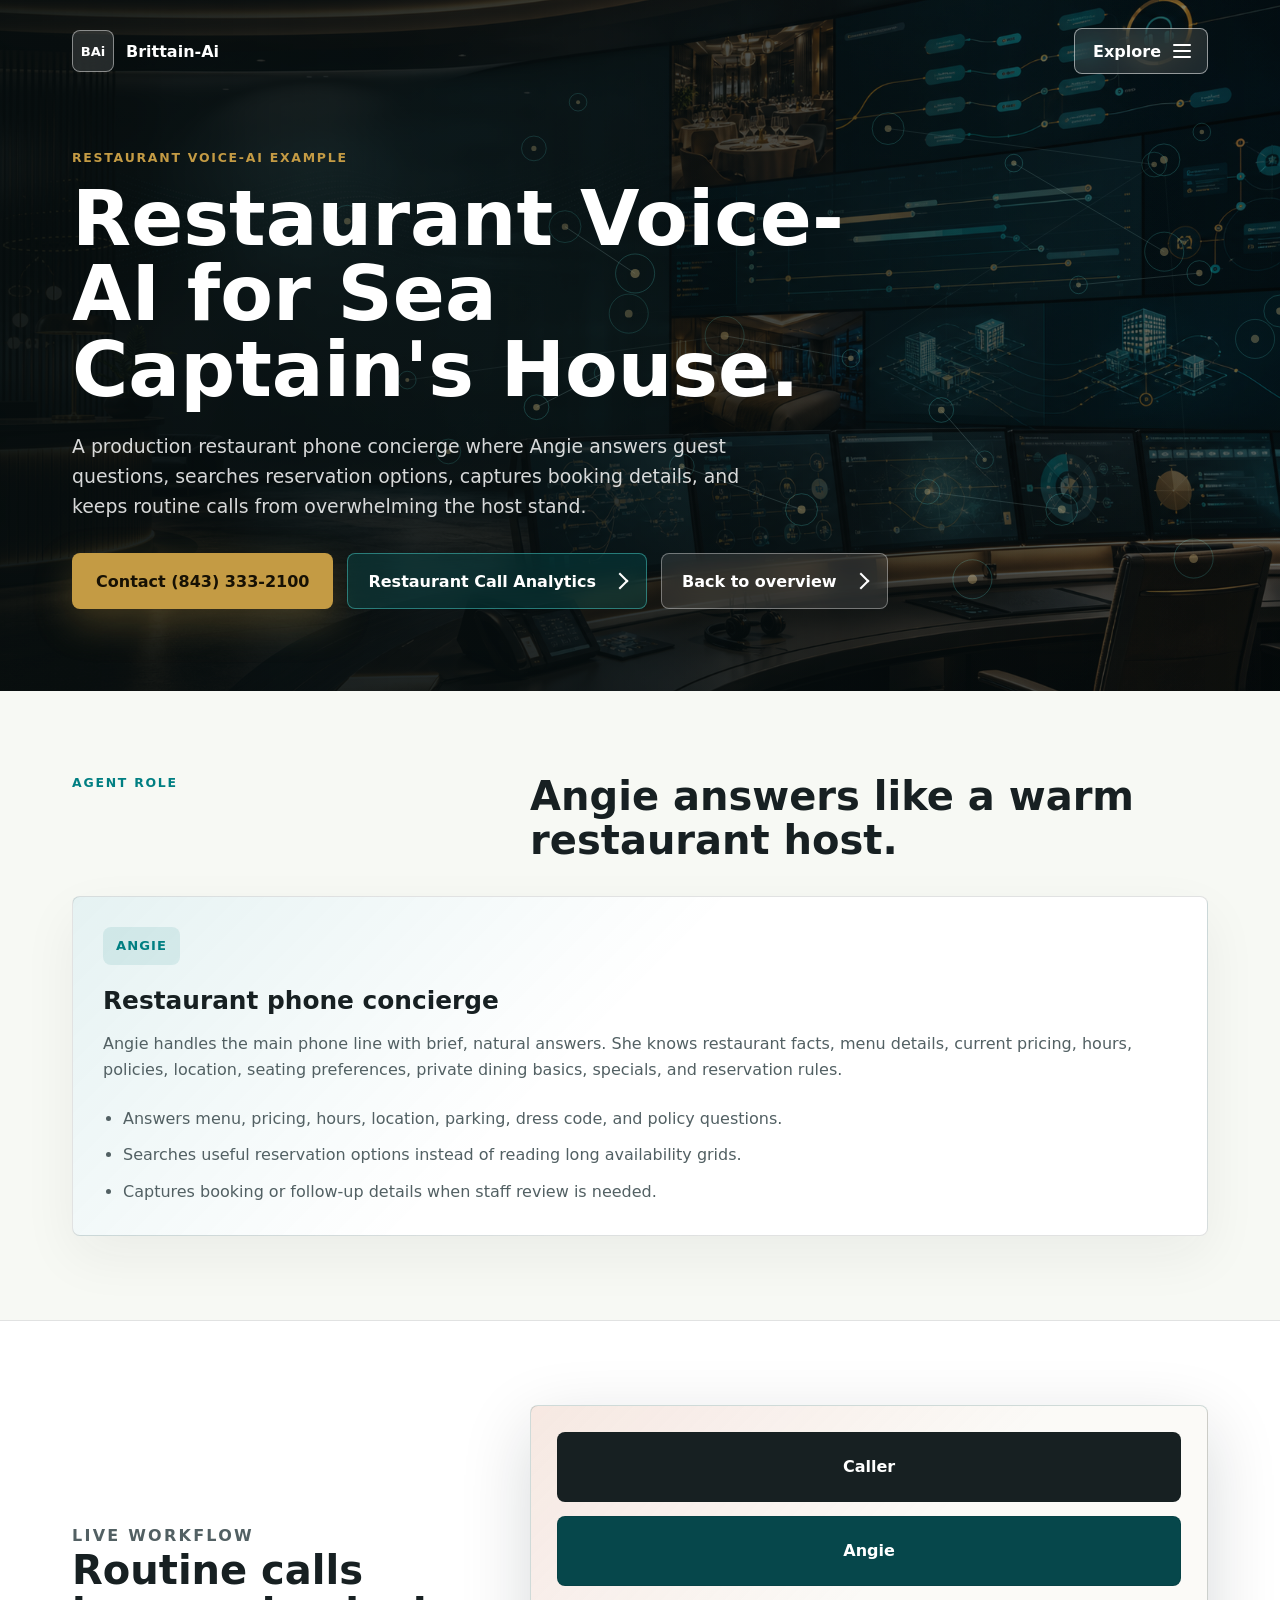
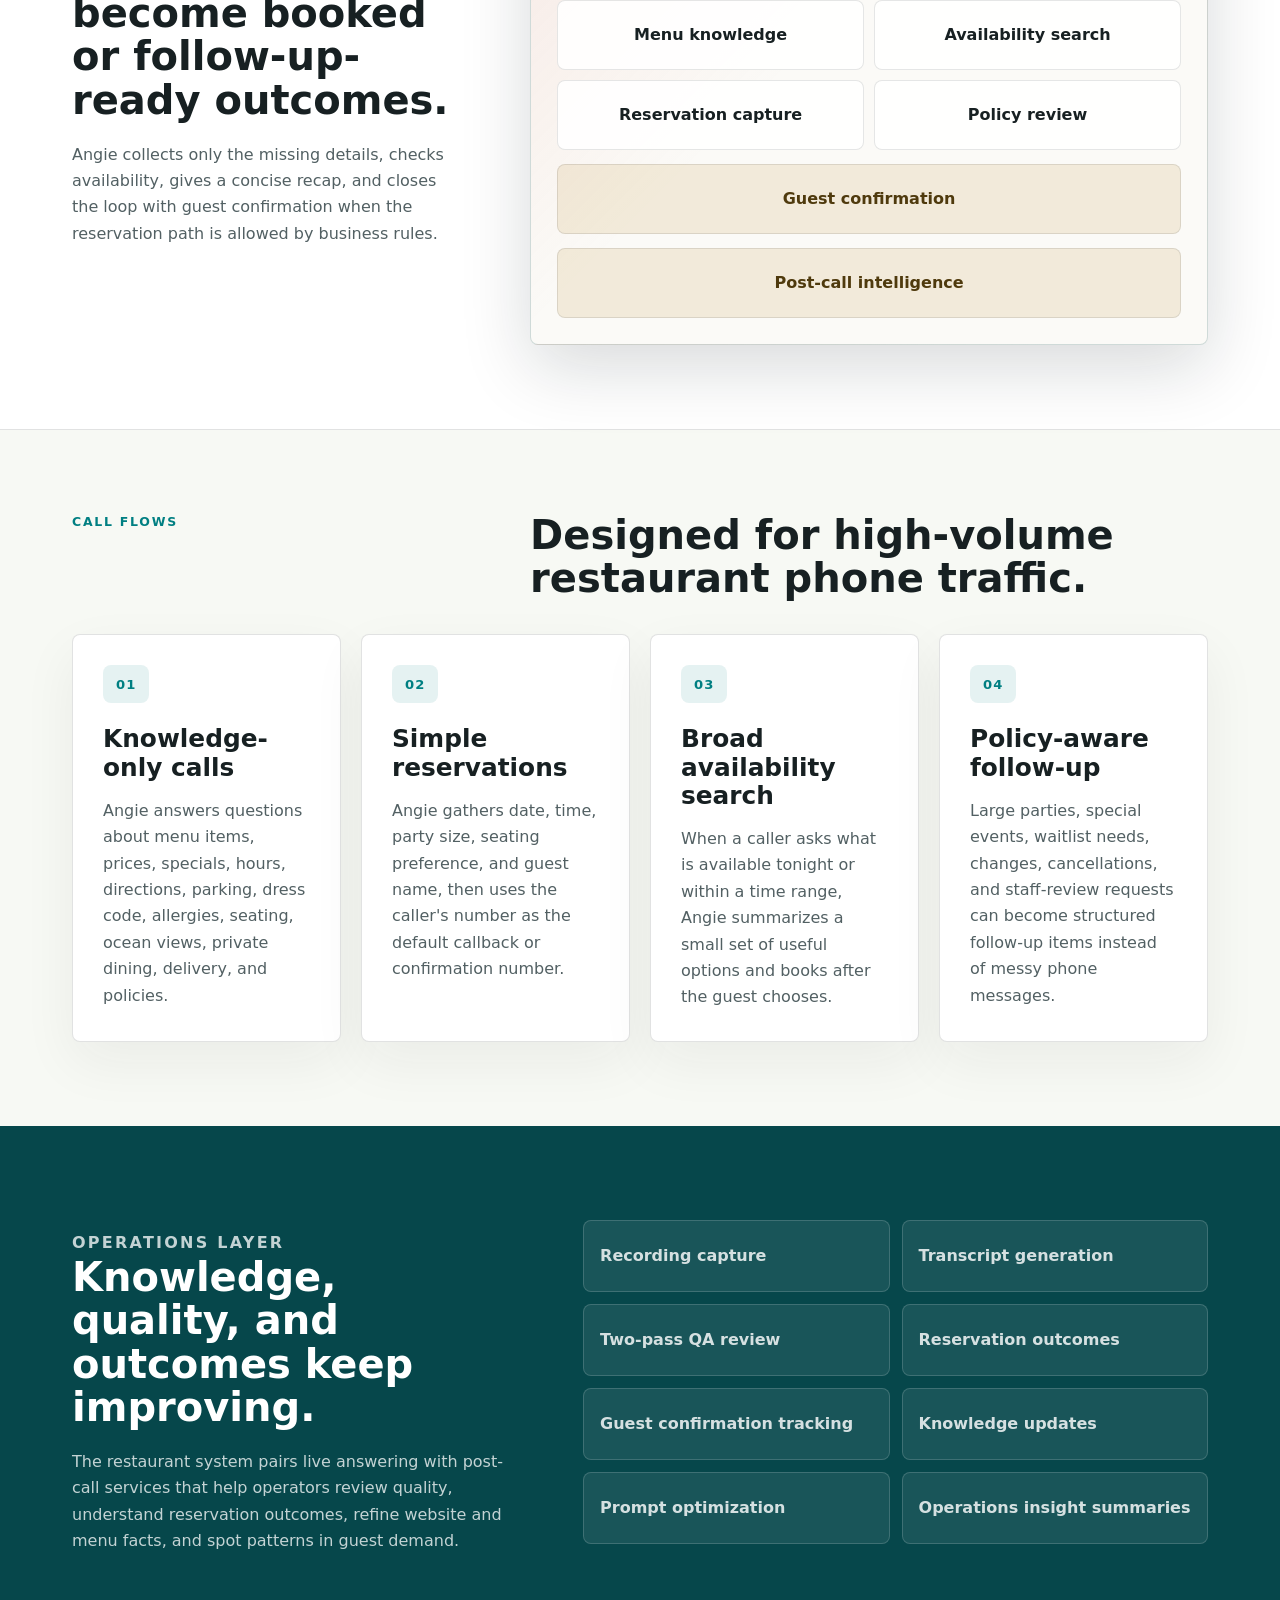
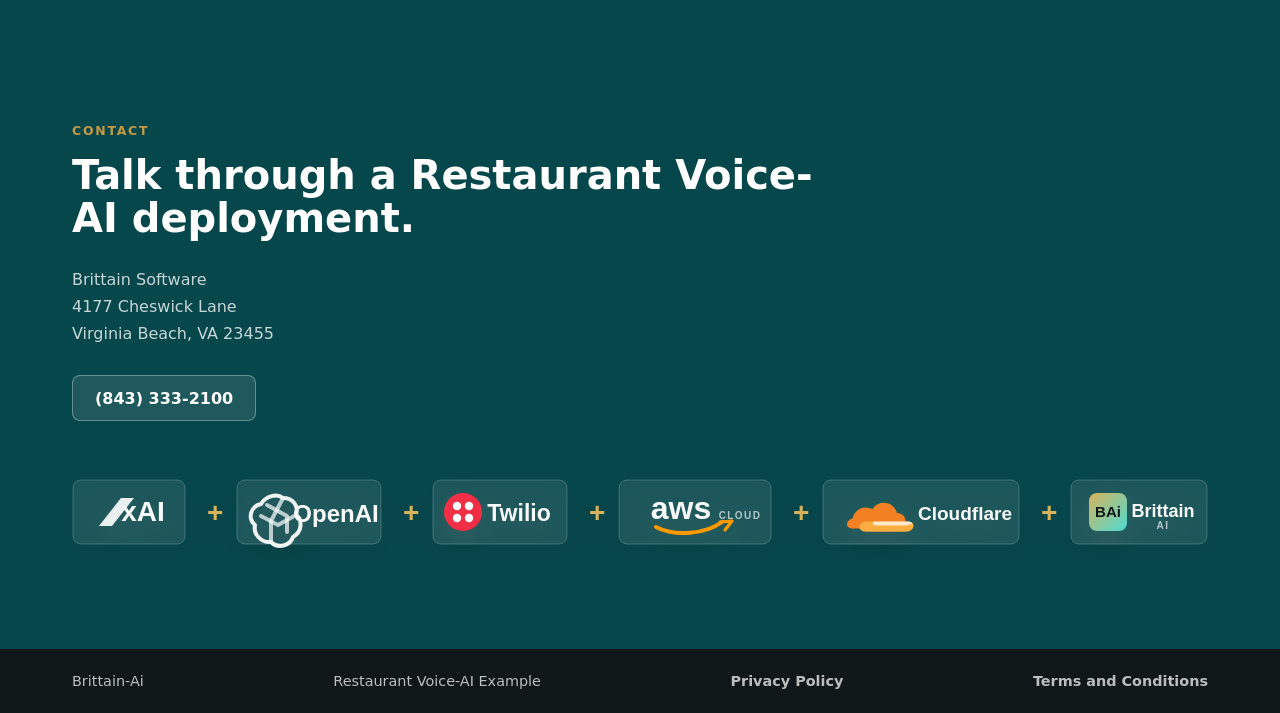
<file: restaurant-voice-ai/index.html>
<!doctype html>
<html lang="en">
  <head>
    <meta charset="utf-8" />
    <meta name="viewport" content="width=device-width, initial-scale=1" />
    <meta
      name="description"
      content="Restaurant Voice-AI example for Sea Captain's House, including menu knowledge, reservation availability, booking capture, guest confirmation, and post-call intelligence."
    />
    <title>Restaurant Voice-AI Example | Brittain-Ai</title>
    <link rel="preload" href="../assets/brittain-operations-hero.png" as="image" />
    <link rel="stylesheet" href="../styles.css?v=bai-advantage-4" />
  </head>
  <body class="detail-page">
    <header class="site-header" aria-label="Brittain-Ai header">
      <a class="brand-lockup" href="../" aria-label="Brittain-Ai home">
        <span class="brand-mark" aria-hidden="true">BAi</span>
        <span class="brand-name">Brittain-Ai</span>
      </a>
      <div class="explore-menu" data-menu-root>
        <button
          class="menu-trigger"
          type="button"
          aria-expanded="false"
          aria-controls="site-menu"
          data-menu-trigger
        >
          <span class="menu-trigger-label">Explore</span>
          <span class="menu-trigger-icon" aria-hidden="true">
            <span></span>
            <span></span>
            <span></span>
          </span>
        </button>
        <div class="menu-panel" id="site-menu" data-menu-panel hidden>
          <div class="menu-panel-heading">
            <span>Explore Brittain-Ai</span>
            <p>Hospitality Voice-AI systems, analytics, and access.</p>
          </div>
          <div class="menu-link-group" aria-label="Website pages">
            <a class="menu-link" href="../">
              <span class="menu-link-title">Overview</span>
              <span class="menu-link-description">Production hospitality Voice-AI systems for restaurants and hotels.</span>
            </a>
            <a class="menu-link" href="../bai-advantage/">
              <span class="menu-link-title">BAi Advantage</span>
              <span class="menu-link-description">Why BAi Voice is different: deep knowledge, guardrails, tools, updates, economics, and analytics.</span>
            </a>
            <a class="menu-link" href="../hotel-voice-ai/">
              <span class="menu-link-title">Hotel Voice-AI</span>
              <span class="menu-link-description">Two-agent hotel call workflow for concierge answers, reservations, routing, and post-call intelligence.</span>
            </a>
            <a class="menu-link" href="../restaurant-voice-ai/">
              <span class="menu-link-title">Restaurant Voice-AI</span>
              <span class="menu-link-description">Restaurant phone concierge for reservations, menu questions, large parties, and host-stand relief.</span>
            </a>
            <a class="menu-link" href="../hotel-call-analytics/">
              <span class="menu-link-title">Hotel Call Analytics</span>
              <span class="menu-link-description">Revenue opportunity, service intelligence, transfer friction, sentiment, and hotel operating insights.</span>
            </a>
            <a class="menu-link" href="../restaurant-call-analytics/">
              <span class="menu-link-title">Restaurant Call Analytics</span>
              <span class="menu-link-description">Booking funnel, menu demand, large-party leakage, guest sentiment, and follow-up intelligence.</span>
            </a>
          </div>
          <div class="menu-system-access" aria-label="System access">
            <span class="menu-section-label">System access</span>
            <div class="menu-access-grid">
              <a class="menu-access-link" href="https://qa.brittainsoftware.com/">Hotel Voice-AI Login</a>
              <a class="menu-access-link" href="https://qa-xai-restaurant.brittainsoftware.com">Restaurant Voice-AI Login</a>
            </div>
          </div>
        </div>
      </div>
    </header>

    <main>
      <section class="detail-hero" aria-labelledby="restaurant-title">
        <img
          class="hero-image"
          src="../assets/brittain-operations-hero.png"
          alt=""
          aria-hidden="true"
        />
        <canvas class="signal-canvas" id="signalCanvas" aria-hidden="true"></canvas>
        <div class="hero-shade" aria-hidden="true"></div>

        <div class="detail-hero-content">
          <p class="eyebrow">Restaurant Voice-AI example</p>
          <h1 id="restaurant-title">Restaurant Voice-AI for Sea Captain's House.</h1>
          <p>
            A production restaurant phone concierge where Angie answers guest
            questions, searches reservation options, captures booking details,
            and keeps routine calls from overwhelming the host stand.
          </p>
          <div class="detail-actions">
            <a class="primary-action" href="tel:+18433332100">Contact (843) 333-2100</a>
            <a class="secondary-action secondary-action-teal" href="../restaurant-call-analytics/">
              Restaurant Call Analytics
            </a>
            <a class="secondary-action" href="../">Back to overview</a>
          </div>
        </div>
      </section>

      <section class="detail-band" aria-labelledby="restaurant-agent-title">
        <div class="section-heading">
          <p class="section-kicker">Agent role</p>
          <h2 id="restaurant-agent-title">Angie answers like a warm restaurant host.</h2>
        </div>

        <div class="agent-grid agent-grid-single">
          <article class="agent-card agent-card-restaurant">
            <span class="agent-badge">Angie</span>
            <h3>Restaurant phone concierge</h3>
            <p>
              Angie handles the main phone line with brief, natural answers.
              She knows restaurant facts, menu details, current pricing, hours,
              policies, location, seating preferences, private dining basics,
              specials, and reservation rules.
            </p>
            <ul class="detail-list">
              <li>Answers menu, pricing, hours, location, parking, dress code, and policy questions.</li>
              <li>Searches useful reservation options instead of reading long availability grids.</li>
              <li>Captures booking or follow-up details when staff review is needed.</li>
            </ul>
          </article>
        </div>
      </section>

      <section class="detail-workflow-band" aria-labelledby="restaurant-workflow-title">
        <div class="detail-copy">
          <p class="section-kicker">Live workflow</p>
          <h2 id="restaurant-workflow-title">Routine calls become booked or follow-up-ready outcomes.</h2>
          <p>
            Angie collects only the missing details, checks availability, gives a
            concise recap, and closes the loop with guest confirmation when the
            reservation path is allowed by business rules.
          </p>
        </div>

        <div class="flow-diagram flow-diagram-restaurant" aria-label="Restaurant Voice-AI call flow">
          <div class="flow-node flow-node-source">Caller</div>
          <div class="flow-branch">
            <div class="flow-node flow-node-agent">Angie</div>
            <div class="flow-path-grid">
              <div class="flow-node">Menu knowledge</div>
              <div class="flow-node">Availability search</div>
              <div class="flow-node">Reservation capture</div>
              <div class="flow-node">Policy review</div>
            </div>
          </div>
          <div class="flow-node flow-node-result">Guest confirmation</div>
          <div class="flow-node flow-node-result">Post-call intelligence</div>
        </div>
      </section>

      <section class="detail-band" aria-labelledby="restaurant-flows-title">
        <div class="section-heading">
          <p class="section-kicker">Call flows</p>
          <h2 id="restaurant-flows-title">Designed for high-volume restaurant phone traffic.</h2>
        </div>

        <div class="flow-card-grid">
          <article class="flow-card">
            <span>01</span>
            <h3>Knowledge-only calls</h3>
            <p>
              Angie answers questions about menu items, prices, specials, hours,
              directions, parking, dress code, allergies, seating, ocean views,
              private dining, delivery, and policies.
            </p>
          </article>
          <article class="flow-card">
            <span>02</span>
            <h3>Simple reservations</h3>
            <p>
              Angie gathers date, time, party size, seating preference, and
              guest name, then uses the caller's number as the default callback
              or confirmation number.
            </p>
          </article>
          <article class="flow-card">
            <span>03</span>
            <h3>Broad availability search</h3>
            <p>
              When a caller asks what is available tonight or within a time
              range, Angie summarizes a small set of useful options and books
              after the guest chooses.
            </p>
          </article>
          <article class="flow-card">
            <span>04</span>
            <h3>Policy-aware follow-up</h3>
            <p>
              Large parties, special events, waitlist needs, changes,
              cancellations, and staff-review requests can become structured
              follow-up items instead of messy phone messages.
            </p>
          </article>
        </div>
      </section>

      <section class="intelligence-band" aria-labelledby="restaurant-intelligence-title">
        <div class="detail-copy">
          <p class="section-kicker">Operations layer</p>
          <h2 id="restaurant-intelligence-title">Knowledge, quality, and outcomes keep improving.</h2>
          <p>
            The restaurant system pairs live answering with post-call services
            that help operators review quality, understand reservation outcomes,
            refine website and menu facts, and spot patterns in guest demand.
          </p>
        </div>

        <div class="intelligence-grid">
          <span>Recording capture</span>
          <span>Transcript generation</span>
          <span>Two-pass QA review</span>
          <span>Reservation outcomes</span>
          <span>Guest confirmation tracking</span>
          <span>Knowledge updates</span>
          <span>Prompt optimization</span>
          <span>Operations insight summaries</span>
        </div>
      </section>

      <section class="contact-band platform-contact-band" aria-labelledby="restaurant-contact-title">
        <div class="contact-content">
          <p class="section-kicker">Contact</p>
          <h2 id="restaurant-contact-title">Talk through a Restaurant Voice-AI deployment.</h2>
          <address>
            Brittain Software<br />
            4177 Cheswick Lane<br />
            Virginia Beach, VA 23455
          </address>
          <a class="contact-number" href="tel:+18433332100">(843) 333-2100</a>
        </div>
        <div class="contact-platform-lockup" aria-label="AI platform components">
          <img
            class="contact-platform-graphic"
            src="../assets/ai-platform-lockup.svg"
            alt="xAI plus OpenAI plus Twilio plus Amazon Web Services plus Cloudflare plus Brittain-Ai"
            width="900"
            height="96"
          />
        </div>
      </section>
    </main>

    <footer class="site-footer">
      <span>Brittain-Ai</span>
      <span>Restaurant Voice-AI Example</span>
      <span><a href="../privacy/">Privacy Policy</a></span>
      <span><a href="../terms/">Terms and Conditions</a></span>
    </footer>

    <script src="../script.js"></script>
  </body>
</html>
</file>
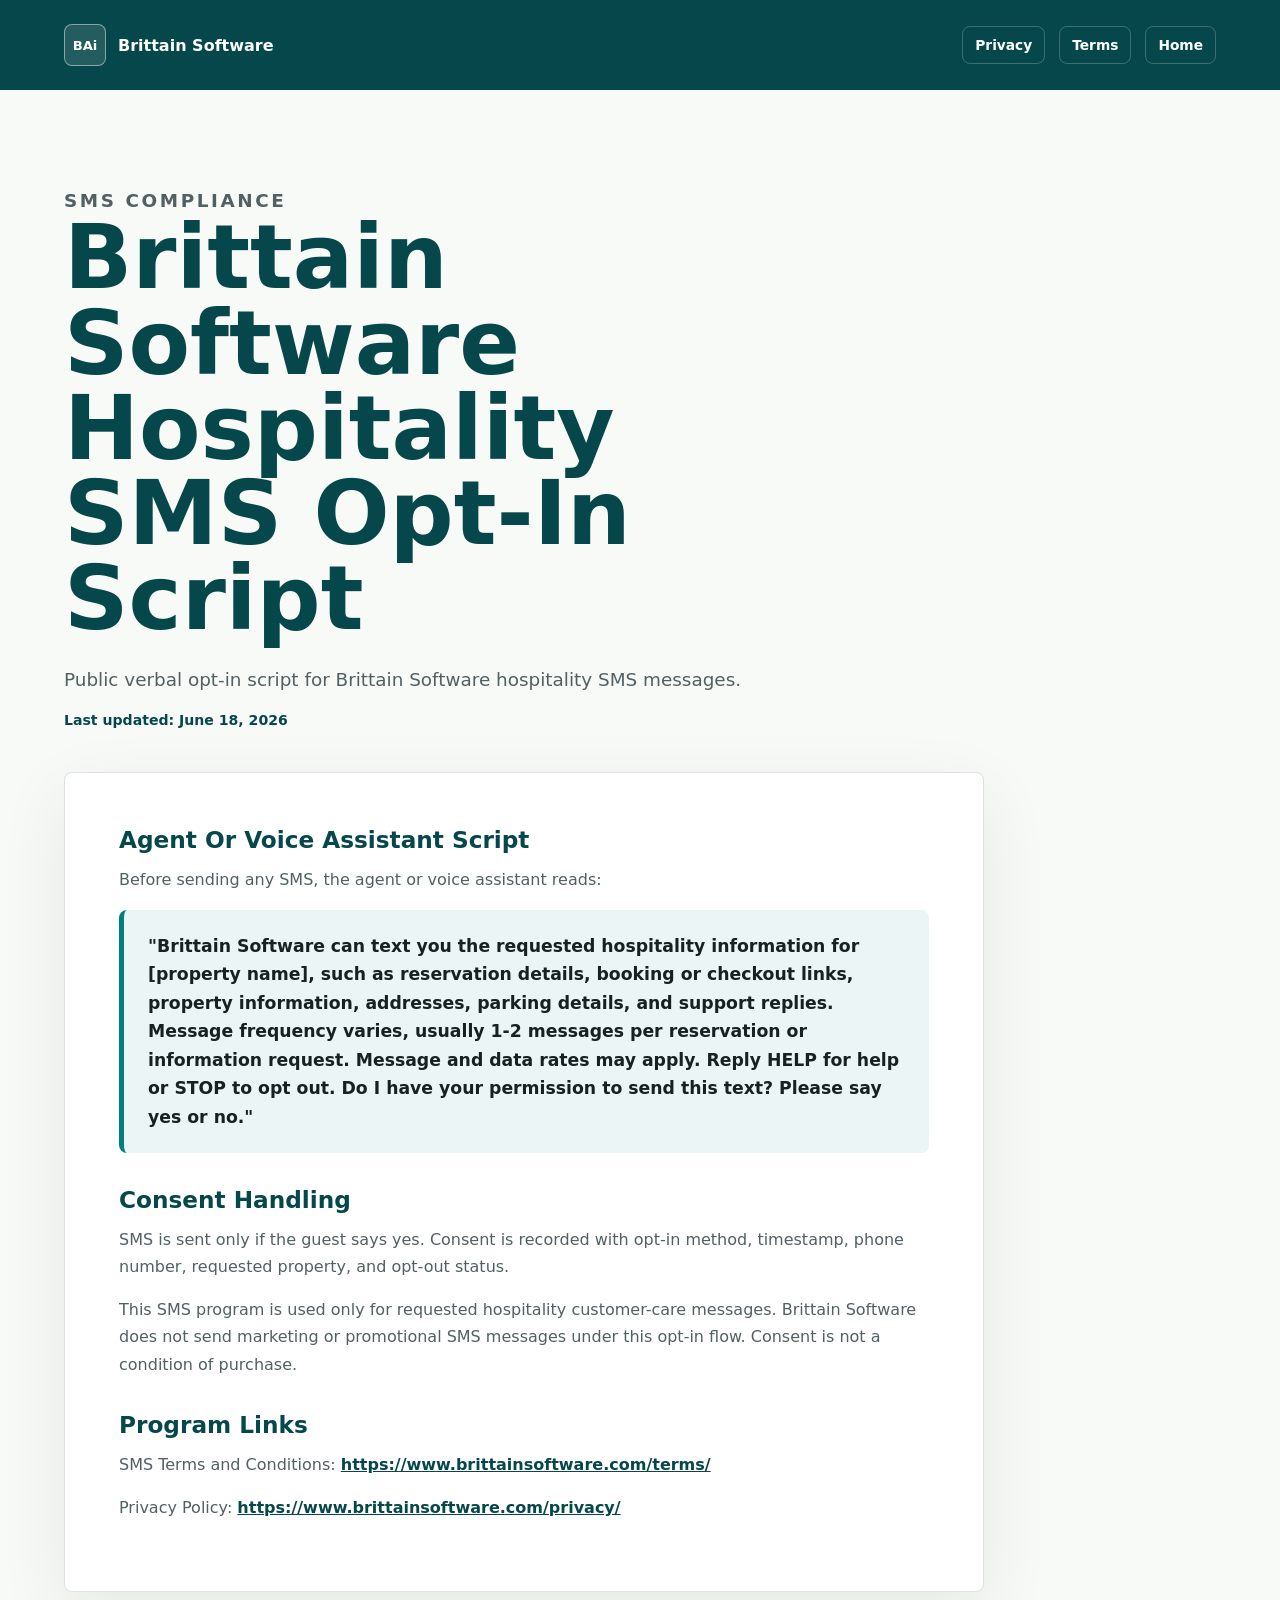
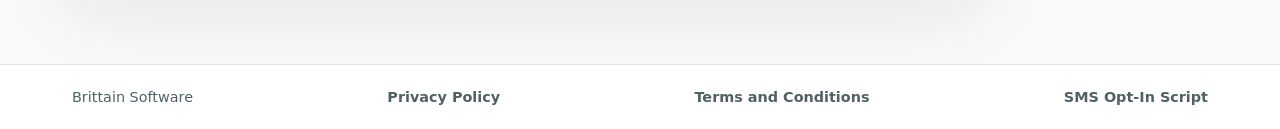
<file: sms-opt-in/index.html>
<!doctype html>
<html lang="en">
  <head>
    <meta charset="utf-8" />
    <meta name="viewport" content="width=device-width, initial-scale=1" />
    <meta
      name="description"
      content="Brittain Software Hospitality SMS Opt-In Script for verbal consent before sending hospitality SMS messages."
    />
    <title>Brittain Software Hospitality SMS Opt-In Script</title>
    <link rel="stylesheet" href="../styles.css?v=bai-advantage-4" />
  </head>
  <body class="legal-page">
    <header class="site-header legal-header" aria-label="Brittain Software header">
      <a class="brand-lockup" href="../" aria-label="Brittain Software home">
        <span class="brand-mark" aria-hidden="true">BAi</span>
        <span class="brand-name">Brittain Software</span>
      </a>
      <nav class="legal-nav" aria-label="Legal navigation">
        <a href="../privacy/">Privacy</a>
        <a href="../terms/">Terms</a>
        <a href="../">Home</a>
      </nav>
    </header>

    <main class="legal-main">
      <section class="legal-hero" aria-labelledby="sms-opt-in-title">
        <p class="section-kicker">SMS Compliance</p>
        <h1 id="sms-opt-in-title">Brittain Software Hospitality SMS Opt-In Script</h1>
        <p>
          Public verbal opt-in script for Brittain Software hospitality SMS
          messages.
        </p>
        <span>Last updated: June 18, 2026</span>
      </section>

      <section class="legal-content" aria-label="SMS opt-in script details">
        <h2>Agent Or Voice Assistant Script</h2>
        <p>Before sending any SMS, the agent or voice assistant reads:</p>
        <blockquote>
          "Brittain Software can text you the requested hospitality information
          for [property name], such as reservation details, booking or checkout
          links, property information, addresses, parking details, and support
          replies. Message frequency varies, usually 1-2 messages per
          reservation or information request. Message and data rates may apply.
          Reply HELP for help or STOP to opt out. Do I have your permission to
          send this text? Please say yes or no."
        </blockquote>

        <h2>Consent Handling</h2>
        <p>
          SMS is sent only if the guest says yes. Consent is recorded with
          opt-in method, timestamp, phone number, requested property, and
          opt-out status.
        </p>

        <p>
          This SMS program is used only for requested hospitality customer-care
          messages. Brittain Software does not send marketing or promotional
          SMS messages under this opt-in flow. Consent is not a condition of
          purchase.
        </p>

        <h2>Program Links</h2>
        <p>
          SMS Terms and Conditions:
          <a href="https://www.brittainsoftware.com/terms/">https://www.brittainsoftware.com/terms/</a>
        </p>
        <p>
          Privacy Policy:
          <a href="https://www.brittainsoftware.com/privacy/">https://www.brittainsoftware.com/privacy/</a>
        </p>
      </section>
    </main>

    <footer class="site-footer legal-footer">
      <span>Brittain Software</span>
      <span><a href="../privacy/">Privacy Policy</a></span>
      <span><a href="../terms/">Terms and Conditions</a></span>
      <span><a href="https://www.brittainsoftware.com/sms-opt-in/">SMS Opt-In Script</a></span>
    </footer>
  </body>
</html>
</file>
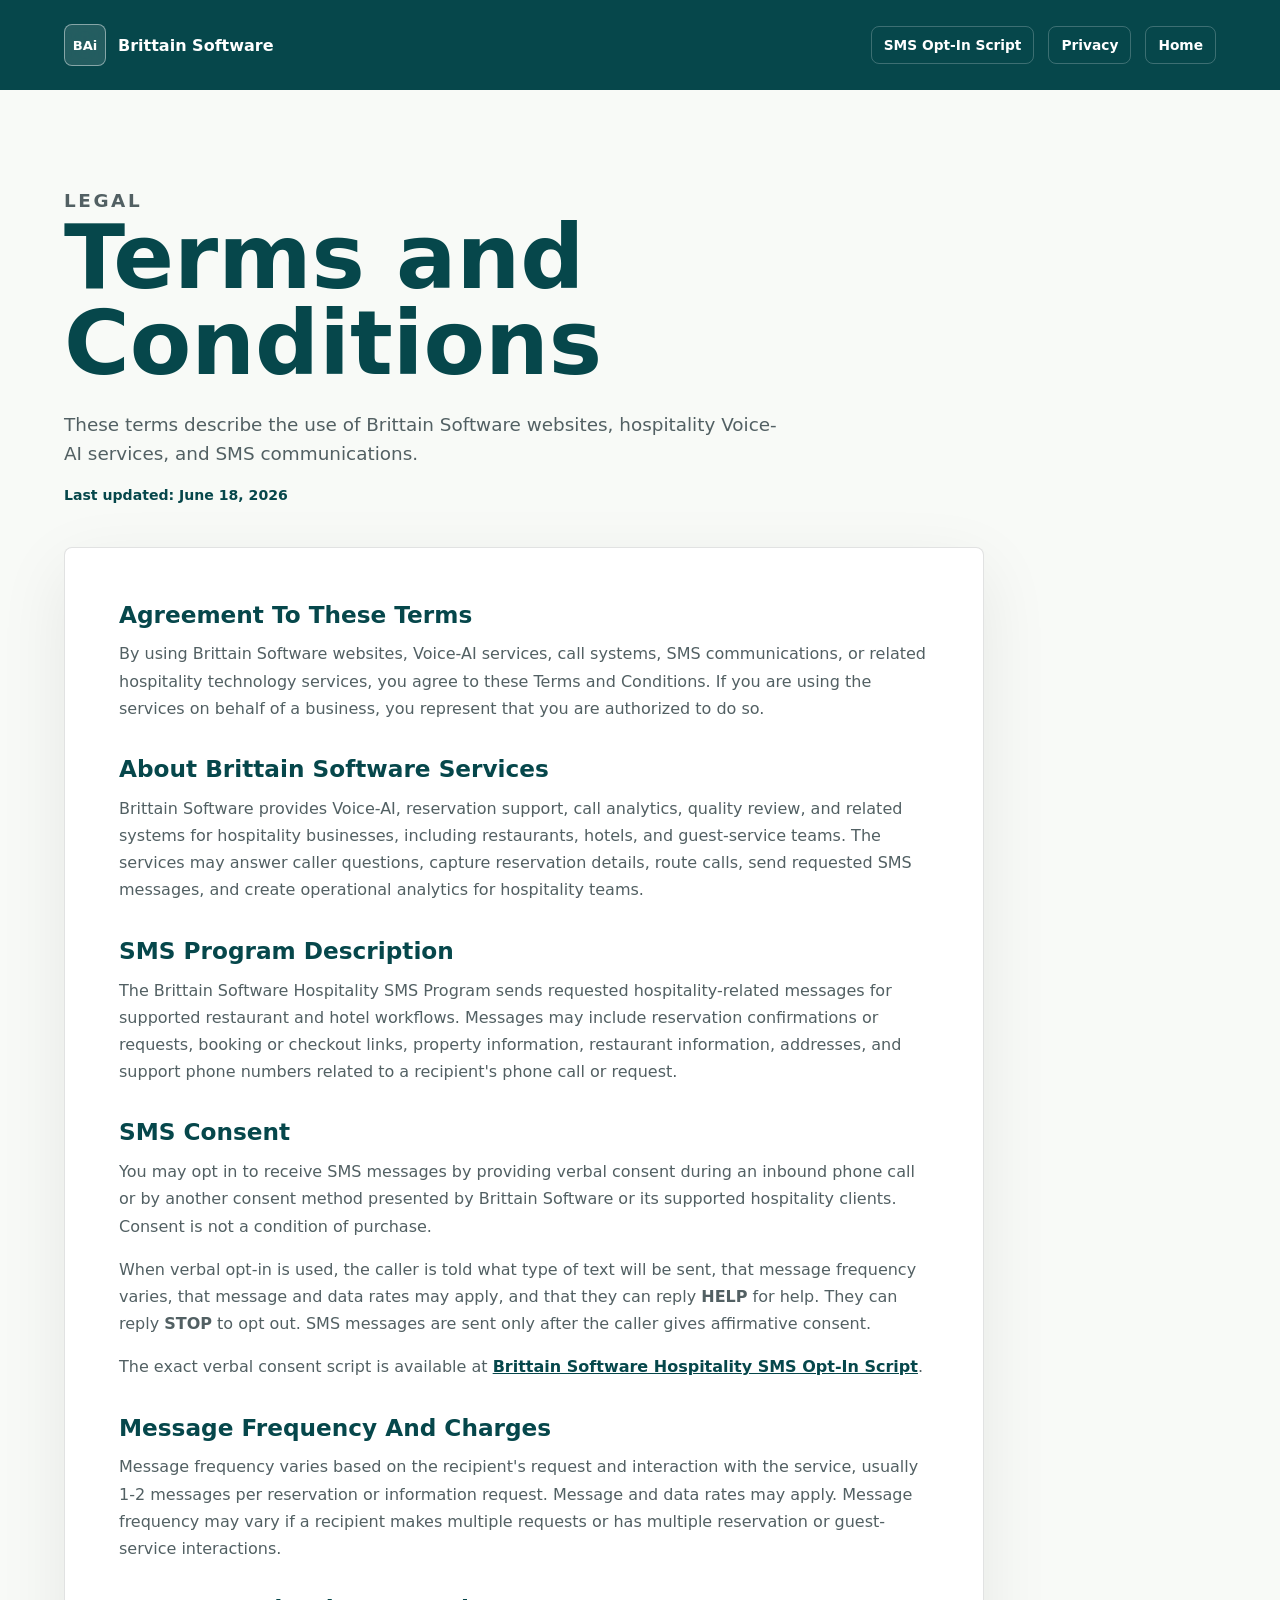
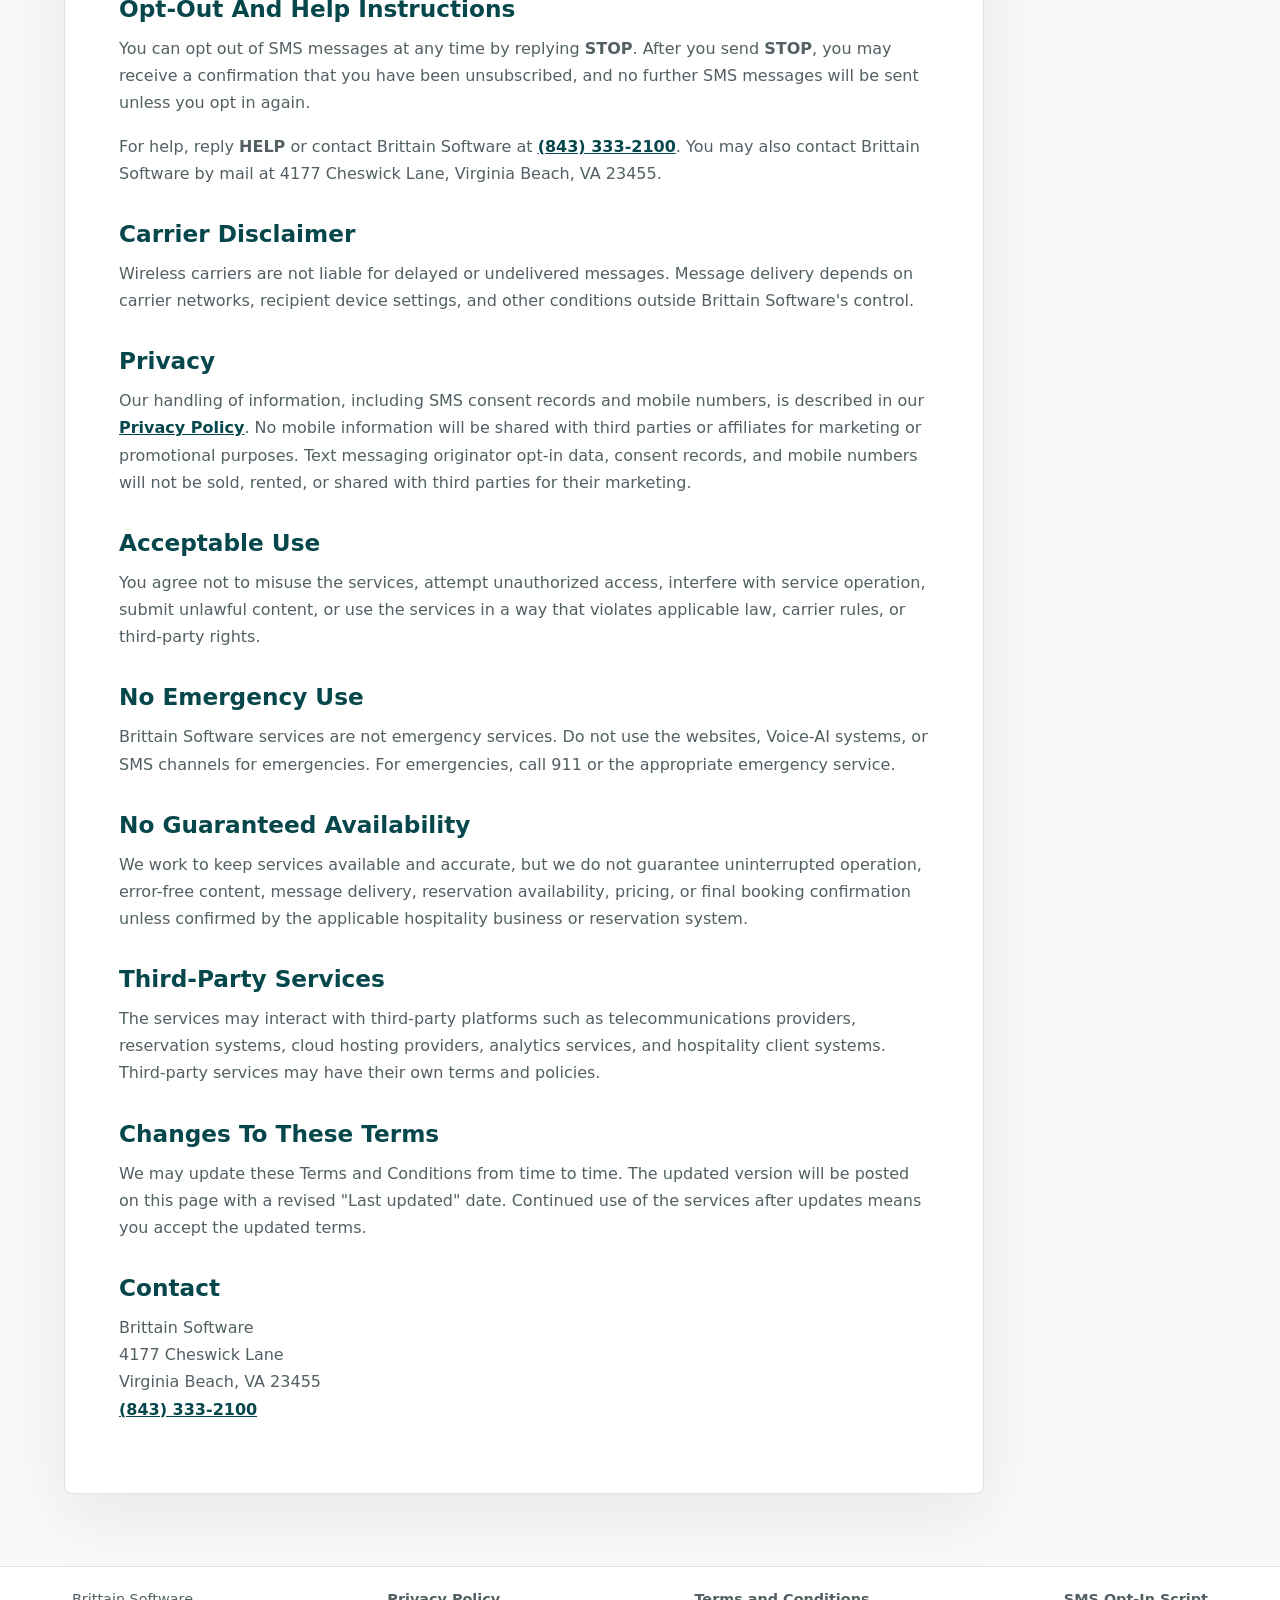
<file: terms/index.html>
<!doctype html>
<html lang="en">
  <head>
    <meta charset="utf-8" />
    <meta name="viewport" content="width=device-width, initial-scale=1" />
    <meta
      name="description"
      content="Brittain Software terms and conditions for hospitality Voice-AI services and SMS communications."
    />
    <title>Terms and Conditions | Brittain Software</title>
    <link rel="stylesheet" href="../styles.css?v=bai-advantage-4" />
  </head>
  <body class="legal-page">
    <header class="site-header legal-header" aria-label="Brittain Software header">
      <a class="brand-lockup" href="../" aria-label="Brittain Software home">
        <span class="brand-mark" aria-hidden="true">BAi</span>
        <span class="brand-name">Brittain Software</span>
      </a>
      <nav class="legal-nav" aria-label="Legal navigation">
        <a href="https://www.brittainsoftware.com/sms-opt-in/">SMS Opt-In Script</a>
        <a href="../privacy/">Privacy</a>
        <a href="../">Home</a>
      </nav>
    </header>

    <main class="legal-main">
      <section class="legal-hero" aria-labelledby="terms-title">
        <p class="section-kicker">Legal</p>
        <h1 id="terms-title">Terms and Conditions</h1>
        <p>
          These terms describe the use of Brittain Software websites,
          hospitality Voice-AI services, and SMS communications.
        </p>
        <span>Last updated: June 18, 2026</span>
      </section>

      <section class="legal-content" aria-label="Terms and conditions details">
        <h2>Agreement To These Terms</h2>
        <p>
          By using Brittain Software websites, Voice-AI services, call systems,
          SMS communications, or related hospitality technology services, you
          agree to these Terms and Conditions. If you are using the services on
          behalf of a business, you represent that you are authorized to do so.
        </p>

        <h2>About Brittain Software Services</h2>
        <p>
          Brittain Software provides Voice-AI, reservation support, call
          analytics, quality review, and related systems for hospitality
          businesses, including restaurants, hotels, and guest-service teams.
          The services may answer caller questions, capture reservation details,
          route calls, send requested SMS messages, and create operational
          analytics for hospitality teams.
        </p>

        <h2>SMS Program Description</h2>
        <p>
          The Brittain Software Hospitality SMS Program sends requested
          hospitality-related messages for supported restaurant and hotel
          workflows. Messages may include reservation confirmations or requests,
          booking or checkout links, property information, restaurant
          information, addresses, and support phone numbers related to a
          recipient's phone call or request.
        </p>

        <h2>SMS Consent</h2>
        <p>
          You may opt in to receive SMS messages by providing verbal consent
          during an inbound phone call or by another consent method presented by
          Brittain Software or its supported hospitality clients. Consent is not
          a condition of purchase.
        </p>
        <p>
          When verbal opt-in is used, the caller is told what type of text will
          be sent, that message frequency varies, that message and data rates
          may apply, and that they can reply <strong>HELP</strong> for help.
          They can reply <strong>STOP</strong> to opt out. SMS messages are sent only after
          the caller gives affirmative consent.
        </p>
        <p>
          The exact verbal consent script is available at
          <a href="https://www.brittainsoftware.com/sms-opt-in/">Brittain Software Hospitality SMS Opt-In Script</a>.
        </p>

        <h2>Message Frequency And Charges</h2>
        <p>
          Message frequency varies based on the recipient's request and
          interaction with the service, usually 1-2 messages per reservation or
          information request. Message and data rates may apply. Message
          frequency may vary if a recipient makes multiple requests or has
          multiple reservation or guest-service interactions.
        </p>

        <h2>Opt-Out And Help Instructions</h2>
        <p>
          You can opt out of SMS messages at any time by replying
          <strong>STOP</strong>. After you send <strong>STOP</strong>, you may
          receive a confirmation that you have been unsubscribed, and no further
          SMS messages will be sent unless you opt in again.
        </p>
        <p>
          For help, reply <strong>HELP</strong> or contact Brittain Software at
          <a href="tel:+18433332100">(843) 333-2100</a>. You may also contact
          Brittain Software by mail at 4177 Cheswick Lane, Virginia Beach, VA
          23455.
        </p>

        <h2>Carrier Disclaimer</h2>
        <p>
          Wireless carriers are not liable for delayed or undelivered messages.
          Message delivery depends on carrier networks, recipient device
          settings, and other conditions outside Brittain Software's control.
        </p>

        <h2>Privacy</h2>
        <p>
          Our handling of information, including SMS consent records and mobile
          numbers, is described in our
          <a href="../privacy/">Privacy Policy</a>. No mobile information will be shared with third parties or affiliates for marketing or promotional purposes. Text messaging originator opt-in data, consent records, and mobile numbers will not be sold, rented, or shared with third parties for their marketing.
        </p>

        <h2>Acceptable Use</h2>
        <p>
          You agree not to misuse the services, attempt unauthorized access,
          interfere with service operation, submit unlawful content, or use the
          services in a way that violates applicable law, carrier rules, or
          third-party rights.
        </p>

        <h2>No Emergency Use</h2>
        <p>
          Brittain Software services are not emergency services. Do not use the
          websites, Voice-AI systems, or SMS channels for emergencies. For
          emergencies, call 911 or the appropriate emergency service.
        </p>

        <h2>No Guaranteed Availability</h2>
        <p>
          We work to keep services available and accurate, but we do not
          guarantee uninterrupted operation, error-free content, message
          delivery, reservation availability, pricing, or final booking
          confirmation unless confirmed by the applicable hospitality business
          or reservation system.
        </p>

        <h2>Third-Party Services</h2>
        <p>
          The services may interact with third-party platforms such as
          telecommunications providers, reservation systems, cloud hosting
          providers, analytics services, and hospitality client systems.
          Third-party services may have their own terms and policies.
        </p>

        <h2>Changes To These Terms</h2>
        <p>
          We may update these Terms and Conditions from time to time. The
          updated version will be posted on this page with a revised "Last
          updated" date. Continued use of the services after updates means you
          accept the updated terms.
        </p>

        <h2>Contact</h2>
        <p>
          Brittain Software<br />
          4177 Cheswick Lane<br />
          Virginia Beach, VA 23455<br />
          <a href="tel:+18433332100">(843) 333-2100</a>
        </p>
      </section>
    </main>

    <footer class="site-footer legal-footer">
      <span>Brittain Software</span>
      <span><a href="../privacy/">Privacy Policy</a></span>
      <span><a href="../terms/">Terms and Conditions</a></span>
      <span><a href="https://www.brittainsoftware.com/sms-opt-in/">SMS Opt-In Script</a></span>
    </footer>
  </body>
</html>
</file>
<file: styles.css>
:root {
  color-scheme: light;
  --ink: #172022;
  --ink-soft: #526063;
  --paper: #f7f9f4;
  --white: #ffffff;
  --teal: #007f82;
  --teal-deep: #06474b;
  --gold: #c49b44;
  --coral: #d86d52;
  --line: rgba(23, 32, 34, 0.13);
  --shadow: 0 22px 70px rgba(14, 27, 29, 0.16);
}

* {
  box-sizing: border-box;
}

html {
  scroll-behavior: smooth;
}

body {
  margin: 0;
  background: var(--paper);
  color: var(--ink);
  font-family:
    Inter, ui-sans-serif, system-ui, -apple-system, BlinkMacSystemFont, "Segoe UI",
    sans-serif;
  letter-spacing: 0;
}

button,
input,
textarea {
  font: inherit;
}

a {
  color: inherit;
}

.site-header {
  position: absolute;
  inset: 0 0 auto;
  z-index: 5;
  display: flex;
  align-items: center;
  justify-content: space-between;
  gap: 24px;
  padding: 28px clamp(24px, 6vw, 72px);
  color: var(--white);
}

.brand-lockup {
  display: inline-flex;
  align-items: center;
  gap: 12px;
  min-width: 0;
  color: inherit;
  text-decoration: none;
}

.brand-mark {
  display: grid;
  width: 42px;
  height: 42px;
  place-items: center;
  border: 1px solid rgba(255, 255, 255, 0.45);
  border-radius: 8px;
  background: rgba(255, 255, 255, 0.12);
  color: var(--white);
  font-size: 0.82rem;
  font-weight: 800;
  letter-spacing: 0;
  backdrop-filter: blur(12px);
}

.brand-name {
  font-size: 1rem;
  font-weight: 800;
  white-space: nowrap;
}

.contact-pill,
.menu-trigger,
.primary-action,
.contact-number {
  display: inline-flex;
  align-items: center;
  justify-content: center;
  min-height: 46px;
  border-radius: 8px;
  text-decoration: none;
  font-weight: 800;
  transition:
    transform 180ms ease,
    background 180ms ease,
    border-color 180ms ease;
}

.contact-pill {
  padding: 0 18px;
  border: 1px solid rgba(255, 255, 255, 0.5);
  background: rgba(255, 255, 255, 0.1);
  backdrop-filter: blur(12px);
}

.contact-pill:hover,
.menu-trigger:hover,
.primary-action:hover,
.contact-number:hover {
  transform: translateY(-2px);
}

.explore-menu {
  position: relative;
  z-index: 10;
  margin-left: auto;
}

.site-nav + .explore-menu {
  margin-left: 0;
}

.menu-trigger {
  gap: 12px;
  padding: 0 16px 0 18px;
  border: 1px solid rgba(255, 255, 255, 0.52);
  background: rgba(255, 255, 255, 0.11);
  color: var(--white);
  cursor: pointer;
  backdrop-filter: blur(12px);
}

.menu-trigger:focus-visible,
.menu-link:focus-visible,
.menu-access-link:focus-visible {
  outline: 3px solid rgba(77, 219, 211, 0.58);
  outline-offset: 3px;
}

.menu-trigger-icon {
  display: grid;
  gap: 4px;
  width: 18px;
}

.menu-trigger-icon span {
  display: block;
  width: 100%;
  height: 2px;
  border-radius: 999px;
  background: currentColor;
  transform-origin: center;
  transition:
    opacity 180ms ease,
    transform 180ms ease;
}

.explore-menu.is-open .menu-trigger {
  border-color: rgba(77, 219, 211, 0.58);
  background: rgba(6, 71, 75, 0.78);
}

.explore-menu.is-open .menu-trigger-icon span:nth-child(1) {
  transform: translateY(6px) rotate(45deg);
}

.explore-menu.is-open .menu-trigger-icon span:nth-child(2) {
  opacity: 0;
}

.explore-menu.is-open .menu-trigger-icon span:nth-child(3) {
  transform: translateY(-6px) rotate(-45deg);
}

.menu-panel {
  position: absolute;
  top: calc(100% + 14px);
  right: 0;
  width: min(560px, calc(100vw - 36px));
  max-height: calc(100svh - 112px);
  overflow: auto;
  padding: 14px;
  border: 1px solid rgba(77, 219, 211, 0.26);
  border-radius: 8px;
  background:
    linear-gradient(135deg, rgba(77, 219, 211, 0.13), transparent 42%),
    linear-gradient(180deg, rgba(8, 30, 32, 0.98), rgba(4, 17, 18, 0.98));
  box-shadow: 0 28px 80px rgba(0, 0, 0, 0.34);
  color: var(--white);
  backdrop-filter: blur(18px);
}

.menu-panel[hidden] {
  display: none;
}

.menu-panel-heading {
  padding: 10px 10px 14px;
  border-bottom: 1px solid rgba(255, 255, 255, 0.12);
}

.menu-panel-heading span {
  display: block;
  font-size: 1rem;
  font-weight: 900;
}

.menu-panel-heading p {
  max-width: 420px;
  margin: 6px 0 0;
  color: rgba(255, 255, 255, 0.68);
  font-size: 0.86rem;
  line-height: 1.45;
}

.menu-link-group {
  display: grid;
  gap: 8px;
  padding: 12px 0;
}

.menu-link {
  position: relative;
  display: grid;
  gap: 5px;
  padding: 14px 42px 14px 16px;
  border: 1px solid rgba(255, 255, 255, 0.1);
  border-radius: 8px;
  background: rgba(255, 255, 255, 0.045);
  text-decoration: none;
  transition:
    border-color 180ms ease,
    background 180ms ease,
    transform 180ms ease;
}

.menu-link::before {
  content: "";
  position: absolute;
  top: 16px;
  right: 16px;
  width: 10px;
  height: 10px;
  border-top: 2px solid currentColor;
  border-right: 2px solid currentColor;
  color: rgba(216, 179, 91, 0.94);
  transform: rotate(45deg);
}

.menu-link:hover,
.menu-link[aria-current="page"] {
  border-color: rgba(77, 219, 211, 0.38);
  background: rgba(77, 219, 211, 0.1);
  transform: translateY(-1px);
}

.menu-link-title {
  color: var(--white);
  font-size: 0.94rem;
  font-weight: 900;
  line-height: 1.2;
}

.menu-link-description {
  color: rgba(255, 255, 255, 0.66);
  font-size: 0.8rem;
  line-height: 1.4;
}

.menu-system-access {
  display: grid;
  gap: 10px;
  padding: 14px 10px 10px;
  border-top: 1px solid rgba(255, 255, 255, 0.12);
}

.menu-section-label {
  color: rgba(255, 255, 255, 0.68);
  font-size: 0.72rem;
  font-weight: 900;
  letter-spacing: 0.14em;
  text-transform: uppercase;
}

.menu-access-grid {
  display: grid;
  grid-template-columns: repeat(2, minmax(0, 1fr));
  gap: 10px;
}

.menu-access-link {
  display: inline-flex;
  align-items: center;
  justify-content: center;
  min-height: 46px;
  padding: 10px 12px;
  border: 1px solid rgba(216, 179, 91, 0.5);
  border-radius: 8px;
  background: rgba(216, 179, 91, 0.16);
  color: var(--white);
  font-size: 0.82rem;
  font-weight: 900;
  line-height: 1.25;
  text-align: center;
  text-decoration: none;
  transition:
    background 180ms ease,
    transform 180ms ease;
}

.menu-access-link:hover {
  background: rgba(216, 179, 91, 0.26);
  transform: translateY(-1px);
}

.hero {
  position: relative;
  display: grid;
  min-height: 74svh;
  max-height: 840px;
  overflow: hidden;
  padding: 112px clamp(24px, 6vw, 72px) 26px;
  color: var(--white);
  isolation: isolate;
}

.hero-image,
.hero-shade,
.signal-canvas {
  position: absolute;
  inset: 0;
}

.hero-image {
  z-index: -4;
  width: 100%;
  height: 100%;
  object-fit: cover;
  object-position: center;
}

.hero-shade {
  z-index: -2;
  background:
    linear-gradient(90deg, rgba(6, 13, 14, 0.88) 0%, rgba(6, 13, 14, 0.7) 42%, rgba(6, 13, 14, 0.18) 100%),
    linear-gradient(180deg, rgba(6, 13, 14, 0.32), rgba(6, 13, 14, 0.6));
}

.signal-canvas {
  z-index: -1;
  width: 100%;
  height: 100%;
  opacity: 0.58;
  mix-blend-mode: screen;
}

.hero-content {
  align-self: center;
  width: min(760px, 100%);
  padding: 22px 0 46px;
}

.eyebrow,
.section-kicker {
  margin: 0 0 16px;
  color: var(--gold);
  font-size: 0.78rem;
  font-weight: 900;
  letter-spacing: 0.14em;
  text-transform: uppercase;
}

.hero h1 {
  max-width: 920px;
  margin: 0;
  font-size: 4.35rem;
  line-height: 1;
  letter-spacing: 0;
}

.hero-copy {
  max-width: 660px;
  margin: 24px 0 0;
  color: rgba(255, 255, 255, 0.84);
  font-size: 1.18rem;
  line-height: 1.6;
}

.primary-action {
  margin-top: 32px;
  padding: 0 24px;
  background: var(--gold);
  color: #171104;
  box-shadow: 0 14px 38px rgba(196, 155, 68, 0.28);
}

.primary-action:hover {
  background: #d8b35b;
}

.hero-login-panel {
  align-self: end;
  display: grid;
  grid-template-columns: repeat(3, minmax(0, 1fr));
  gap: 20px;
  width: min(960px, 100%);
  margin: 30px auto 0;
}

.login-button {
  position: relative;
  min-width: 0;
  min-height: 76px;
  display: flex;
  align-items: center;
  justify-content: space-between;
  gap: 18px;
  padding: 0 36px;
  border: 2px solid rgba(255, 255, 255, 0.36);
  border-radius: 8px;
  background:
    linear-gradient(180deg, rgba(255, 255, 255, 0.24), rgba(255, 255, 255, 0.06)),
    rgba(8, 24, 26, 0.78);
  color: var(--white);
  font-size: 1rem;
  font-weight: 900;
  line-height: 1.25;
  text-decoration: none;
  white-space: nowrap;
  cursor: pointer;
  box-shadow:
    inset 0 1px 0 rgba(255, 255, 255, 0.32),
    inset 0 -3px 0 rgba(0, 0, 0, 0.18),
    0 18px 42px rgba(0, 0, 0, 0.32);
  transition:
    transform 180ms ease,
    background 180ms ease,
    border-color 180ms ease,
    box-shadow 180ms ease;
}

.login-button::after {
  position: absolute;
  right: 18px;
  width: 11px;
  height: 11px;
  flex: 0 0 auto;
  border-top: 2px solid currentColor;
  border-right: 2px solid currentColor;
  content: "";
  transform: rotate(45deg);
}

.login-button span {
  flex: 1 1 auto;
  text-align: center;
}

.login-button-restaurant {
  background:
    linear-gradient(180deg, rgba(0, 127, 130, 0.92), rgba(6, 71, 75, 0.98));
  border-color: rgba(255, 255, 255, 0.3);
}

.login-button-guest360 {
  background: linear-gradient(180deg, #536b96, #344969);
  border-color: rgba(255, 255, 255, 0.3);
}

.login-button-manual {
  background: linear-gradient(180deg, #dcb960, #bd8f2e);
  color: #171104;
  border-color: rgba(255, 255, 255, 0.36);
}

.login-button:hover {
  transform: translateY(-2px);
  border-color: rgba(255, 255, 255, 0.54);
  box-shadow:
    inset 0 1px 0 rgba(255, 255, 255, 0.34),
    0 20px 42px rgba(0, 0, 0, 0.3);
}

.login-button:active {
  transform: translateY(1px);
  box-shadow:
    inset 0 2px 4px rgba(0, 0, 0, 0.18),
    0 10px 24px rgba(0, 0, 0, 0.22);
}

.login-button:focus-visible {
  outline: 3px solid rgba(216, 179, 91, 0.74);
  outline-offset: 4px;
}

.proof-band,
.product-band,
.systems-band,
.detail-band,
.detail-workflow-band,
.intelligence-band,
.contact-band {
  padding: 84px clamp(24px, 6vw, 72px);
}

.proof-band,
.product-band,
.detail-band {
  background: var(--paper);
}

.section-heading {
  display: grid;
  grid-template-columns: minmax(0, 0.9fr) minmax(0, 1.6fr);
  gap: clamp(24px, 6vw, 80px);
  align-items: end;
  margin: 0 0 34px;
}

.section-heading h2,
.systems-copy h2,
.contact-content h2 {
  margin: 0;
  font-size: 2.5rem;
  line-height: 1.08;
  letter-spacing: 0;
}

.proof-band .section-heading {
  grid-template-columns: auto minmax(0, 1fr);
  gap: 28px;
  align-items: center;
}

.proof-band .section-heading h2 {
  font-size: clamp(1.35rem, 1.62vw, 1.72rem);
  line-height: 1.18;
  white-space: nowrap;
}

.section-heading .section-kicker {
  align-self: start;
  color: var(--teal);
}

.product-heading {
  display: block;
}

.product-heading h2 {
  max-width: none;
  font-size: clamp(1.7rem, 2.6vw, 2.5rem);
  white-space: nowrap;
}

.product-showcase {
  display: grid;
  grid-template-columns: repeat(2, minmax(0, 1fr));
  gap: 24px;
}

.product-panel {
  position: relative;
  min-height: 640px;
  display: flex;
  flex-direction: column;
  padding: 34px;
  border: 1px solid var(--line);
  border-radius: 8px;
  overflow: hidden;
  background: var(--white);
  box-shadow: 0 22px 64px rgba(27, 39, 40, 0.08);
}

.product-panel::before {
  content: "";
  position: absolute;
  inset: 0 0 auto;
  height: 7px;
  background: linear-gradient(90deg, var(--gold), var(--teal));
}

.product-panel-restaurant::before {
  background: linear-gradient(90deg, var(--teal), var(--coral));
}

.product-panel-topline {
  color: var(--teal);
  font-size: 0.78rem;
  font-weight: 900;
  letter-spacing: 0.1em;
  text-transform: uppercase;
}

.product-panel h3 {
  margin: 18px 0 0;
  font-size: clamp(1.75rem, 3vw, 2.45rem);
  line-height: 1.08;
  letter-spacing: 0;
}

.product-panel p {
  margin: 22px 0 0;
  color: var(--ink-soft);
  font-size: 1rem;
  line-height: 1.65;
}

.mini-flow {
  display: grid;
  grid-template-columns: repeat(4, minmax(0, 1fr));
  gap: 8px;
  margin: 28px 0 0;
}

.mini-flow span,
.mini-flow strong {
  min-height: 52px;
  display: flex;
  align-items: center;
  justify-content: center;
  padding: 10px;
  border-radius: 8px;
  text-align: center;
  font-size: 0.78rem;
  line-height: 1.25;
}

.mini-flow span {
  border: 1px solid rgba(0, 127, 130, 0.16);
  background: rgba(0, 127, 130, 0.07);
  color: var(--teal-deep);
  font-weight: 800;
}

.mini-flow strong {
  background: var(--teal-deep);
  color: var(--white);
  font-weight: 900;
}

.product-points {
  display: grid;
  gap: 13px;
  margin: 28px 0 0;
  padding: 0;
  color: var(--ink-soft);
  font-size: 0.98rem;
  line-height: 1.55;
  list-style: none;
}

.product-points li {
  position: relative;
  padding-left: 26px;
}

.product-points li::before {
  content: "";
  position: absolute;
  top: 0.65em;
  left: 0;
  width: 10px;
  height: 10px;
  border: 3px solid rgba(0, 127, 130, 0.26);
  border-radius: 50%;
  background: var(--gold);
}

.example-link,
.secondary-action {
  display: inline-flex;
  align-items: center;
  justify-content: space-between;
  gap: 18px;
  min-height: 56px;
  border-radius: 8px;
  text-decoration: none;
  font-weight: 900;
  transition:
    transform 180ms ease,
    border-color 180ms ease,
    background 180ms ease,
    box-shadow 180ms ease;
}

.example-link {
  width: 100%;
  margin-top: 28px;
  padding: 0 22px;
  border: 2px solid rgba(6, 71, 75, 0.12);
  background: #f2f7f4;
  color: var(--teal-deep);
}

.example-link::after,
.secondary-action::after {
  width: 10px;
  height: 10px;
  flex: 0 0 auto;
  border-top: 2px solid currentColor;
  border-right: 2px solid currentColor;
  content: "";
  transform: rotate(45deg);
}

.example-link-hotel {
  background: linear-gradient(180deg, #dcb960, #bd8f2e);
  color: #171104;
}

.example-link-restaurant {
  background: linear-gradient(180deg, rgba(0, 127, 130, 0.94), rgba(6, 71, 75, 1));
  color: var(--white);
}

.example-link:hover,
.secondary-action:hover {
  transform: translateY(-2px);
  box-shadow: 0 18px 42px rgba(14, 27, 29, 0.14);
}

.project-grid {
  display: grid;
  grid-template-columns: repeat(3, minmax(0, 1fr));
  gap: 18px;
}

.project-card {
  min-height: 285px;
  padding: 28px;
  border: 1px solid var(--line);
  border-radius: 8px;
  background: var(--white);
  box-shadow: 0 20px 55px rgba(27, 39, 40, 0.06);
}

.project-card-dark {
  background: var(--teal-deep);
  color: var(--white);
}

.project-number {
  display: inline-flex;
  width: 44px;
  height: 44px;
  align-items: center;
  justify-content: center;
  border-radius: 8px;
  background: rgba(0, 127, 130, 0.11);
  color: var(--teal);
  font-weight: 900;
}

.project-card-dark .project-number {
  background: rgba(255, 255, 255, 0.12);
  color: var(--gold);
}

.project-card h3 {
  margin: 26px 0 14px;
  font-size: 1.45rem;
  line-height: 1.15;
  letter-spacing: 0;
}

.project-card p,
.systems-copy p,
.capability-list {
  color: var(--ink-soft);
  font-size: 1rem;
  line-height: 1.65;
}

.project-card-dark p {
  color: rgba(255, 255, 255, 0.76);
}

.systems-band {
  display: grid;
  grid-template-columns: minmax(0, 0.92fr) minmax(360px, 1.08fr);
  gap: clamp(36px, 7vw, 92px);
  align-items: center;
  background: #ffffff;
  border-top: 1px solid var(--line);
  border-bottom: 1px solid var(--line);
}

.systems-copy {
  max-width: 610px;
}

.systems-copy .section-kicker {
  color: var(--coral);
}

.systems-copy p {
  margin: 20px 0 0;
}

.capability-list {
  display: grid;
  gap: 14px;
  margin: 28px 0 0;
  padding: 0;
  list-style: none;
}

.capability-list li {
  position: relative;
  padding-left: 32px;
}

.capability-list li::before {
  content: "";
  position: absolute;
  top: 0.72em;
  left: 0;
  width: 14px;
  height: 14px;
  border: 3px solid var(--teal);
  border-radius: 50%;
  background: var(--gold);
  box-shadow: 0 0 0 5px rgba(0, 127, 130, 0.1);
}

.system-map {
  position: relative;
  min-height: 460px;
  display: grid;
  gap: 18px;
  padding: 28px;
  border: 1px solid rgba(6, 71, 75, 0.18);
  border-radius: 8px;
  overflow: hidden;
  background:
    linear-gradient(135deg, rgba(0, 127, 130, 0.14), transparent 42%),
    radial-gradient(circle at 88% 12%, rgba(196, 155, 68, 0.28), transparent 28%),
    #f2f7f4;
  box-shadow: var(--shadow);
}

.system-map::before {
  content: "";
  position: absolute;
  inset: 18px;
  border: 1px solid rgba(0, 127, 130, 0.16);
  border-radius: 8px;
  pointer-events: none;
}

.map-node {
  position: relative;
  z-index: 1;
  display: grid;
  align-content: center;
  min-height: 96px;
  padding: 22px;
  border: 1px solid rgba(23, 32, 34, 0.12);
  border-radius: 8px;
  background: rgba(255, 255, 255, 0.86);
  backdrop-filter: blur(12px);
}

.map-node span {
  color: var(--teal);
  font-size: 0.78rem;
  font-weight: 900;
  letter-spacing: 0.12em;
  text-transform: uppercase;
}

.map-node strong {
  margin-top: 8px;
  font-size: 1.35rem;
  line-height: 1.2;
}

.node-live {
  border-color: rgba(216, 109, 82, 0.36);
}

.map-rail {
  position: relative;
  z-index: 1;
  width: 4px;
  height: 38px;
  margin-left: 38px;
  border-radius: 99px;
  background: linear-gradient(var(--coral), var(--gold), var(--teal));
}

.map-signal {
  position: absolute;
  border-radius: 999px;
  border: 1px solid rgba(0, 127, 130, 0.3);
  pointer-events: none;
}

.map-signal-one {
  right: 18px;
  bottom: -58px;
  width: 230px;
  height: 230px;
}

.map-signal-two {
  right: 56px;
  bottom: 22px;
  width: 108px;
  height: 108px;
  border-color: rgba(196, 155, 68, 0.44);
}

.workflow-band {
  grid-template-columns: minmax(0, 0.76fr) minmax(460px, 1.24fr);
}

.workflow-stack {
  display: grid;
  gap: 18px;
}

.workflow-card {
  padding: 24px;
  border: 1px solid rgba(6, 71, 75, 0.16);
  border-radius: 8px;
  background:
    linear-gradient(135deg, rgba(0, 127, 130, 0.11), transparent 44%),
    #f4f8f5;
  box-shadow: var(--shadow);
}

.workflow-card-accent {
  background:
    linear-gradient(135deg, rgba(216, 109, 82, 0.13), transparent 42%),
    #fbfaf7;
}

.workflow-card-heading {
  display: flex;
  align-items: baseline;
  justify-content: space-between;
  gap: 18px;
  margin-bottom: 20px;
}

.workflow-card-heading span {
  color: var(--teal);
  font-size: 0.78rem;
  font-weight: 900;
  letter-spacing: 0.12em;
  text-transform: uppercase;
}

.workflow-card-heading strong {
  font-size: 1.25rem;
}

.workflow-lane {
  display: grid;
  grid-template-columns: repeat(4, minmax(0, 1fr));
  gap: 10px;
}

.workflow-lane span {
  position: relative;
  min-height: 74px;
  display: flex;
  align-items: center;
  justify-content: center;
  padding: 12px;
  border: 1px solid rgba(23, 32, 34, 0.11);
  border-radius: 8px;
  background: rgba(255, 255, 255, 0.82);
  color: var(--ink);
  font-size: 0.86rem;
  font-weight: 850;
  line-height: 1.25;
  text-align: center;
}

.post-call-strip {
  display: flex;
  flex-wrap: wrap;
  gap: 10px;
  padding: 20px;
  border-radius: 8px;
  background: var(--teal-deep);
  color: var(--white);
}

.post-call-strip span {
  min-height: 38px;
  display: inline-flex;
  align-items: center;
  padding: 0 13px;
  border: 1px solid rgba(255, 255, 255, 0.18);
  border-radius: 8px;
  background: rgba(255, 255, 255, 0.08);
  color: rgba(255, 255, 255, 0.82);
  font-size: 0.86rem;
  font-weight: 850;
}

.advantage-preview-band {
  display: grid;
  grid-template-columns: minmax(0, 1fr) minmax(260px, 360px);
  gap: clamp(24px, 5vw, 64px);
  align-items: center;
  padding: 54px clamp(24px, 6vw, 72px);
  border-top: 1px solid rgba(6, 71, 75, 0.12);
  border-bottom: 1px solid rgba(6, 71, 75, 0.12);
  background:
    radial-gradient(circle at 86% 22%, rgba(196, 155, 68, 0.18), transparent 26%),
    linear-gradient(135deg, rgba(0, 127, 130, 0.11), transparent 46%),
    var(--white);
}

.advantage-preview-copy {
  max-width: 900px;
}

.advantage-preview-copy .section-kicker {
  color: var(--teal);
}

.advantage-preview-copy h2 {
  margin: 0;
  color: var(--teal-deep);
  font-size: clamp(1.75rem, 3vw, 2.7rem);
  line-height: 1.06;
}

.advantage-preview-copy p {
  max-width: 760px;
  margin: 16px 0 0;
  color: var(--ink-soft);
  font-size: 1rem;
  line-height: 1.65;
}

.advantage-preview-link {
  margin-top: 0;
}

.advantage-page {
  background: var(--paper);
}

.advantage-hero {
  position: relative;
  min-height: 78svh;
  display: grid;
  align-items: end;
  overflow: hidden;
  padding: 148px clamp(24px, 6vw, 72px) 88px;
  color: var(--white);
  isolation: isolate;
}

.advantage-hero-image {
  object-position: center;
}

.advantage-hero-shade {
  background:
    linear-gradient(90deg, rgba(3, 13, 15, 0.93) 0%, rgba(4, 22, 24, 0.78) 43%, rgba(4, 22, 24, 0.18) 100%),
    linear-gradient(180deg, rgba(3, 13, 15, 0.16), rgba(3, 13, 15, 0.76));
}

.advantage-hero-content {
  width: min(900px, 100%);
}

.advantage-hero h1 {
  max-width: 820px;
  margin: 0;
  font-size: clamp(3.4rem, 7.6vw, 7.1rem);
  line-height: 0.92;
  letter-spacing: 0;
}

.advantage-hero-lead {
  max-width: 760px;
  margin: 26px 0 0;
  color: var(--gold);
  font-size: clamp(1.24rem, 2.1vw, 1.78rem);
  font-weight: 850;
  line-height: 1.24;
}

.advantage-hero-copy {
  max-width: 740px;
  margin: 22px 0 0;
  color: rgba(255, 255, 255, 0.84);
  font-size: 1.1rem;
  line-height: 1.62;
}

.advantage-proof-band,
.advantage-band,
.advantage-dark-band,
.advantage-update-band,
.advantage-intelligence-band {
  padding: 82px clamp(24px, 6vw, 72px);
}

.advantage-proof-band {
  position: relative;
  z-index: 2;
  background: var(--white);
}

.advantage-proof-grid {
  display: grid;
  grid-template-columns: repeat(4, minmax(0, 1fr));
  overflow: hidden;
  border: 1px solid rgba(6, 71, 75, 0.14);
  border-radius: 8px;
  background:
    linear-gradient(135deg, rgba(0, 127, 130, 0.1), transparent 42%),
    #fbfdf9;
  box-shadow: 0 22px 64px rgba(27, 39, 40, 0.08);
}

.advantage-proof-grid article {
  min-height: 230px;
  display: grid;
  align-content: start;
  gap: 12px;
  padding: 28px 24px;
  border-right: 1px solid rgba(6, 71, 75, 0.12);
}

.advantage-proof-grid article:last-child {
  border-right: 0;
}

.advantage-proof-grid span,
.advantage-tool-card span,
.update-rail span,
.guardrail-node span,
.guardrail-path span,
.query-panel-header span,
.knowledge-layer span {
  color: var(--teal);
  font-size: 0.76rem;
  font-weight: 900;
  letter-spacing: 0.12em;
  text-transform: uppercase;
}

.advantage-proof-grid strong {
  color: var(--teal-deep);
  font-size: 1.22rem;
  line-height: 1.18;
}

.advantage-proof-grid p {
  margin: 0;
  color: var(--ink-soft);
  font-size: 0.95rem;
  line-height: 1.55;
}

.advantage-band,
.advantage-update-band {
  background: var(--paper);
}

.advantage-knowledge-band,
.advantage-update-band {
  display: grid;
  grid-template-columns: minmax(0, 0.88fr) minmax(420px, 1.12fr);
  gap: clamp(34px, 7vw, 92px);
  align-items: center;
}

.advantage-copy {
  max-width: 720px;
}

.advantage-copy .section-kicker {
  color: var(--coral);
}

.advantage-copy h2,
.advantage-heading h2 {
  margin: 0;
  font-size: clamp(2.25rem, 4.5vw, 4rem);
  line-height: 1.02;
  letter-spacing: 0;
}

.advantage-copy p {
  margin: 22px 0 0;
  color: var(--ink-soft);
  font-size: 1.04rem;
  line-height: 1.68;
}

.knowledge-stack {
  position: relative;
  display: grid;
  gap: 14px;
  padding: 28px;
  border: 1px solid rgba(6, 71, 75, 0.18);
  border-radius: 8px;
  background:
    radial-gradient(circle at 80% 10%, rgba(196, 155, 68, 0.22), transparent 28%),
    linear-gradient(135deg, rgba(0, 127, 130, 0.12), transparent 44%),
    var(--white);
  box-shadow: var(--shadow);
}

.knowledge-stack::before {
  content: "";
  position: absolute;
  left: 58px;
  top: 44px;
  bottom: 44px;
  width: 4px;
  border-radius: 999px;
  background: linear-gradient(var(--gold), var(--teal), var(--coral));
}

.knowledge-layer {
  position: relative;
  z-index: 1;
  display: grid;
  gap: 8px;
  min-height: 98px;
  padding: 22px 22px 22px 66px;
  border: 1px solid rgba(23, 32, 34, 0.1);
  border-radius: 8px;
  background: rgba(255, 255, 255, 0.88);
  backdrop-filter: blur(12px);
}

.knowledge-layer::before {
  content: "";
  position: absolute;
  top: 30px;
  left: 24px;
  width: 20px;
  height: 20px;
  border: 4px solid rgba(0, 127, 130, 0.22);
  border-radius: 50%;
  background: var(--gold);
}

.knowledge-layer strong {
  color: var(--ink);
  font-size: clamp(1.08rem, 1.7vw, 1.36rem);
  line-height: 1.22;
}

.knowledge-layer-top {
  background: var(--teal-deep);
  color: var(--white);
}

.knowledge-layer-top span,
.knowledge-layer-top strong {
  color: var(--white);
}

.knowledge-layer-base {
  background: #fbfaf7;
}

.advantage-dark-band,
.advantage-intelligence-band {
  display: grid;
  grid-template-columns: minmax(0, 0.78fr) minmax(430px, 1.22fr);
  gap: clamp(34px, 6vw, 84px);
  align-items: center;
  background: var(--teal-deep);
  color: var(--white);
}

.advantage-copy-light h2 {
  color: var(--white);
}

.advantage-copy-light p {
  color: rgba(255, 255, 255, 0.78);
}

.advantage-copy-light .section-kicker {
  color: var(--gold);
}

.advantage-dark-band .guardrail-node span,
.advantage-dark-band .guardrail-path span {
  color: var(--gold);
}

.guardrail-flow {
  display: grid;
  gap: 14px;
  padding: 26px;
  border: 1px solid rgba(255, 255, 255, 0.16);
  border-radius: 8px;
  background:
    radial-gradient(circle at 84% 12%, rgba(196, 155, 68, 0.22), transparent 28%),
    rgba(255, 255, 255, 0.08);
  box-shadow: 0 28px 76px rgba(0, 0, 0, 0.2);
}

.guardrail-node,
.guardrail-path article,
.query-panel {
  border: 1px solid rgba(255, 255, 255, 0.16);
  border-radius: 8px;
  background: rgba(255, 255, 255, 0.09);
}

.guardrail-node {
  display: grid;
  gap: 10px;
  min-height: 108px;
  align-content: center;
  padding: 22px;
}

.guardrail-node strong,
.guardrail-path strong {
  color: var(--white);
  font-size: 1.32rem;
  line-height: 1.18;
}

.guardrail-path {
  display: grid;
  grid-template-columns: repeat(2, minmax(0, 1fr));
  gap: 14px;
}

.guardrail-path article {
  min-height: 210px;
  padding: 24px;
}

.guardrail-path p {
  margin: 14px 0 0;
  color: rgba(255, 255, 255, 0.72);
  line-height: 1.58;
}

.guardrail-node-source {
  background: rgba(255, 255, 255, 0.13);
}

.guardrail-node-result {
  border-color: rgba(196, 155, 68, 0.32);
  background: rgba(196, 155, 68, 0.14);
}

.advantage-heading {
  align-items: start;
}

.advantage-heading .section-kicker {
  font-size: 1.08rem;
}

.advantage-tool-grid {
  display: grid;
  grid-template-columns: repeat(3, minmax(0, 1fr));
  gap: 20px;
}

.advantage-tool-card {
  min-height: 380px;
  padding: 30px;
  border: 1px solid var(--line);
  border-radius: 8px;
  background: var(--white);
  box-shadow: 0 20px 55px rgba(27, 39, 40, 0.06);
}

.advantage-tool-card-accent {
  background:
    linear-gradient(135deg, rgba(196, 155, 68, 0.16), transparent 44%),
    var(--white);
}

.advantage-tool-card-dark {
  background: var(--teal-deep);
  color: var(--white);
}

.advantage-tool-card-dark span {
  color: var(--gold);
}

.advantage-tool-card h3 {
  margin: 22px 0 0;
  font-size: clamp(1.45rem, 2.4vw, 2rem);
  line-height: 1.12;
}

.advantage-tool-card p {
  margin: 18px 0 0;
  color: var(--ink-soft);
  font-size: 1rem;
  line-height: 1.65;
}

.advantage-tool-card-dark p {
  color: rgba(255, 255, 255, 0.76);
}

.update-rail {
  display: grid;
  grid-template-columns: repeat(4, minmax(0, 1fr));
  border: 1px solid rgba(6, 71, 75, 0.16);
  border-radius: 8px;
  overflow: hidden;
  background: var(--white);
  box-shadow: var(--shadow);
}

.update-rail article {
  position: relative;
  min-height: 250px;
  display: grid;
  align-content: start;
  gap: 12px;
  padding: 28px 22px;
  border-right: 1px solid rgba(6, 71, 75, 0.12);
}

.update-rail article:last-child {
  border-right: 0;
}

.update-rail article::after {
  content: "";
  position: absolute;
  right: -8px;
  top: 42px;
  z-index: 2;
  width: 16px;
  height: 16px;
  border-top: 3px solid var(--gold);
  border-right: 3px solid var(--gold);
  transform: rotate(45deg);
}

.update-rail article:last-child::after {
  display: none;
}

.update-rail strong {
  color: var(--teal-deep);
  font-size: 1.25rem;
  line-height: 1.18;
}

.advantage-economics-band {
  background: var(--white);
  border-top: 1px solid var(--line);
  border-bottom: 1px solid var(--line);
}

.economics-grid {
  display: grid;
  grid-template-columns: repeat(3, minmax(0, 1fr));
  gap: 18px;
}

.economics-grid article {
  min-height: 250px;
  padding: 30px;
  border: 1px solid rgba(6, 71, 75, 0.15);
  border-radius: 8px;
  background:
    linear-gradient(135deg, rgba(0, 127, 130, 0.09), transparent 42%),
    #f8fbf7;
}

.economics-grid strong {
  color: var(--teal-deep);
  font-size: 1.42rem;
  line-height: 1.16;
}

.economics-grid p {
  margin: 18px 0 0;
  color: var(--ink-soft);
  line-height: 1.62;
}

.advantage-intelligence-band {
  background:
    radial-gradient(circle at 76% 12%, rgba(77, 219, 211, 0.18), transparent 26%),
    linear-gradient(135deg, #092629, #061719);
}

.query-panel {
  padding: 26px;
}

.query-panel-header {
  display: grid;
  gap: 8px;
  margin-bottom: 20px;
}

.query-panel-header strong {
  color: var(--white);
  font-size: 1.45rem;
  line-height: 1.16;
}

.query-grid {
  display: grid;
  grid-template-columns: repeat(4, minmax(0, 1fr));
  gap: 10px;
}

.query-grid span {
  min-height: 72px;
  display: grid;
  place-items: center;
  padding: 12px;
  border: 1px solid rgba(255, 255, 255, 0.14);
  border-radius: 8px;
  background: rgba(255, 255, 255, 0.08);
  color: rgba(255, 255, 255, 0.82);
  font-size: 0.86rem;
  font-weight: 850;
  line-height: 1.2;
  text-align: center;
}

.query-panel p {
  margin: 22px 0 0;
  color: rgba(255, 255, 255, 0.72);
  line-height: 1.58;
}

.detail-hero {
  position: relative;
  min-height: 64svh;
  display: grid;
  align-items: end;
  overflow: hidden;
  padding: 150px clamp(24px, 6vw, 72px) 82px;
  color: var(--white);
  isolation: isolate;
}

.detail-hero-content {
  width: min(840px, 100%);
}

.detail-hero h1 {
  margin: 0;
  font-size: clamp(3.1rem, 6vw, 5rem);
  line-height: 0.98;
  letter-spacing: 0;
}

.detail-hero-content p:not(.eyebrow) {
  max-width: 720px;
  margin: 24px 0 0;
  color: rgba(255, 255, 255, 0.84);
  font-size: 1.18rem;
  line-height: 1.6;
}

.detail-actions {
  display: flex;
  flex-wrap: wrap;
  gap: 14px;
  margin-top: 32px;
}

.detail-actions .primary-action {
  margin-top: 0;
}

.secondary-action {
  padding: 0 20px;
  border: 1px solid rgba(255, 255, 255, 0.36);
  background: rgba(255, 255, 255, 0.1);
  color: var(--white);
  backdrop-filter: blur(12px);
}

.detail-band .section-heading h2 {
  max-width: 960px;
}

.agent-grid,
.flow-card-grid {
  display: grid;
  grid-template-columns: repeat(2, minmax(0, 1fr));
  gap: 20px;
}

.agent-grid-single {
  grid-template-columns: minmax(0, 1fr);
}

.agent-card,
.flow-card {
  padding: 30px;
  border: 1px solid var(--line);
  border-radius: 8px;
  background: var(--white);
  box-shadow: 0 20px 55px rgba(27, 39, 40, 0.06);
}

.agent-card-dark {
  background: var(--teal-deep);
  color: var(--white);
}

.agent-card-restaurant {
  background:
    linear-gradient(135deg, rgba(0, 127, 130, 0.1), transparent 45%),
    var(--white);
}

.agent-badge,
.flow-card span {
  display: inline-flex;
  min-height: 38px;
  align-items: center;
  padding: 0 13px;
  border-radius: 8px;
  background: rgba(0, 127, 130, 0.1);
  color: var(--teal);
  font-size: 0.82rem;
  font-weight: 900;
  letter-spacing: 0.08em;
  text-transform: uppercase;
}

.agent-card-dark .agent-badge {
  background: rgba(255, 255, 255, 0.12);
  color: var(--gold);
}

.agent-card h3,
.flow-card h3 {
  margin: 22px 0 0;
  font-size: 1.55rem;
  line-height: 1.14;
}

.agent-card p,
.flow-card p,
.detail-copy p,
.detail-list {
  color: var(--ink-soft);
  font-size: 1rem;
  line-height: 1.65;
}

.agent-card-dark p,
.agent-card-dark .detail-list {
  color: rgba(255, 255, 255, 0.76);
}

.detail-list {
  display: grid;
  gap: 10px;
  margin: 22px 0 0;
  padding-left: 20px;
}

.detail-workflow-band {
  display: grid;
  grid-template-columns: minmax(0, 0.72fr) minmax(430px, 1.28fr);
  gap: clamp(34px, 6vw, 84px);
  align-items: center;
  background: var(--white);
  border-top: 1px solid var(--line);
  border-bottom: 1px solid var(--line);
}

.detail-copy {
  max-width: 640px;
}

.detail-copy h2 {
  margin: 0;
  font-size: 2.5rem;
  line-height: 1.08;
  letter-spacing: 0;
}

.detail-copy p {
  margin: 20px 0 0;
}

.flow-diagram {
  position: relative;
  display: grid;
  gap: 14px;
  padding: 26px;
  border: 1px solid rgba(6, 71, 75, 0.18);
  border-radius: 8px;
  overflow: hidden;
  background:
    linear-gradient(135deg, rgba(0, 127, 130, 0.13), transparent 44%),
    #f3f8f4;
  box-shadow: var(--shadow);
}

.flow-diagram-restaurant {
  background:
    linear-gradient(135deg, rgba(216, 109, 82, 0.13), transparent 43%),
    #fbfaf7;
}

.flow-node {
  position: relative;
  display: grid;
  min-height: 70px;
  place-items: center;
  padding: 14px;
  border: 1px solid rgba(23, 32, 34, 0.11);
  border-radius: 8px;
  background: rgba(255, 255, 255, 0.88);
  font-weight: 900;
  line-height: 1.25;
  text-align: center;
}

.flow-node-source {
  background: var(--ink);
  color: var(--white);
}

.flow-node-agent {
  background: var(--teal-deep);
  color: var(--white);
}

.flow-node-result {
  background: rgba(196, 155, 68, 0.16);
  color: #4f3a0d;
}

.flow-branch {
  display: grid;
  gap: 14px;
}

.flow-path-grid {
  display: grid;
  grid-template-columns: repeat(2, minmax(0, 1fr));
  gap: 10px;
}

.flow-card-grid {
  grid-template-columns: repeat(4, minmax(0, 1fr));
}

.flow-card {
  min-height: 300px;
}

.flow-card p {
  margin: 16px 0 0;
}

.intelligence-band {
  display: grid;
  grid-template-columns: minmax(0, 0.82fr) minmax(420px, 1.18fr);
  gap: clamp(34px, 6vw, 80px);
  align-items: center;
  background: var(--teal-deep);
  color: var(--white);
}

.intelligence-band .section-kicker {
  color: var(--gold);
}

.intelligence-band .detail-copy p {
  color: rgba(255, 255, 255, 0.76);
}

.intelligence-grid {
  display: grid;
  grid-template-columns: repeat(2, minmax(0, 1fr));
  gap: 12px;
}

.intelligence-grid span {
  min-height: 72px;
  display: flex;
  align-items: center;
  padding: 16px;
  border: 1px solid rgba(255, 255, 255, 0.16);
  border-radius: 8px;
  background: rgba(255, 255, 255, 0.08);
  color: rgba(255, 255, 255, 0.82);
  font-weight: 850;
  line-height: 1.25;
}

.contact-band {
  background: var(--teal-deep);
  color: var(--white);
}

.platform-contact-band {
  position: relative;
  min-height: 610px;
  overflow: hidden;
}

.contact-content {
  position: relative;
  z-index: 1;
  width: min(860px, 100%);
}

.contact-content .section-kicker {
  color: var(--gold);
}

.contact-content h2 {
  max-width: 760px;
}

address {
  margin: 26px 0 0;
  color: rgba(255, 255, 255, 0.78);
  font-style: normal;
  line-height: 1.7;
}

.contact-number {
  margin-top: 28px;
  padding: 0 22px;
  border: 1px solid rgba(255, 255, 255, 0.32);
  background: rgba(255, 255, 255, 0.1);
  color: var(--white);
}

.contact-platform-lockup {
  position: absolute;
  right: clamp(24px, 5vw, 72px);
  bottom: clamp(64px, 7vw, 88px);
  display: flex;
  justify-content: flex-end;
  width: min(90vw, 1296px);
}

.contact-platform-graphic {
  width: 100%;
  height: auto;
  object-fit: contain;
}

.site-footer {
  display: flex;
  align-items: center;
  flex-wrap: wrap;
  justify-content: space-between;
  gap: 24px;
  padding: 24px clamp(24px, 6vw, 72px);
  background: #101718;
  color: rgba(255, 255, 255, 0.72);
  font-size: 0.9rem;
}

.site-footer a {
  color: inherit;
  font-weight: 800;
  text-decoration: none;
}

.site-footer a:hover {
  text-decoration: underline;
}

.legal-page {
  background: #f8faf7;
}

.legal-header {
  position: static;
  padding: 24px clamp(20px, 5vw, 72px);
  background: var(--teal-deep);
  color: var(--white);
}

.legal-nav {
  display: inline-flex;
  align-items: center;
  gap: 14px;
  font-size: 0.86rem;
  font-weight: 850;
}

.legal-nav a {
  padding: 10px 12px;
  border: 1px solid rgba(255, 255, 255, 0.22);
  border-radius: 8px;
  color: inherit;
  text-decoration: none;
}

.legal-nav a:hover {
  background: rgba(255, 255, 255, 0.1);
}

.legal-main {
  padding: 0 clamp(18px, 5vw, 72px) 72px;
}

.legal-hero {
  max-width: 960px;
  padding: 72px 0 44px;
}

.legal-hero h1 {
  max-width: 780px;
  margin: 0;
  color: var(--teal-deep);
  font-size: clamp(2.6rem, 7vw, 5.8rem);
  line-height: 0.95;
  letter-spacing: 0;
}

.legal-hero p {
  max-width: 720px;
  margin: 24px 0 0;
  color: var(--ink-soft);
  font-size: 1.15rem;
  line-height: 1.6;
}

.legal-hero > span {
  display: block;
  margin-top: 18px;
  color: var(--teal-deep);
  font-size: 0.88rem;
  font-weight: 850;
}

.legal-content {
  max-width: 920px;
  padding: clamp(26px, 5vw, 54px);
  border: 1px solid var(--line);
  border-radius: 8px;
  background: var(--white);
  box-shadow: 0 22px 70px rgba(14, 27, 29, 0.08);
}

.legal-content h2 {
  margin: 34px 0 12px;
  color: var(--teal-deep);
  font-size: 1.45rem;
  line-height: 1.16;
  letter-spacing: 0;
}

.legal-content h2:first-child {
  margin-top: 0;
}

.legal-content p,
.legal-content li {
  color: var(--ink-soft);
  font-size: 1rem;
  line-height: 1.7;
}

.legal-content p {
  margin: 0 0 16px;
}

.legal-content ul {
  display: grid;
  gap: 10px;
  margin: 0 0 18px;
  padding-left: 22px;
}

.legal-content blockquote {
  margin: 0 0 24px;
  padding: 22px 24px;
  border-left: 5px solid var(--teal);
  border-radius: 8px;
  background: color-mix(in srgb, var(--teal) 8%, var(--white));
  color: var(--ink);
  font-size: 1.08rem;
  font-weight: 720;
  line-height: 1.65;
}

.legal-content a {
  color: var(--teal-deep);
  font-weight: 850;
}

.legal-footer {
  border-top: 1px solid var(--line);
  background: var(--white);
  color: var(--ink-soft);
}

.site-header-nav {
  align-items: center;
}

.site-nav {
  display: flex;
  align-items: center;
  justify-content: center;
  gap: 24px;
  margin-left: auto;
  color: rgba(255, 255, 255, 0.82);
  font-size: 0.86rem;
  font-weight: 850;
}

.site-nav a {
  text-decoration: none;
  transition: color 180ms ease;
}

.site-nav a:hover {
  color: var(--gold);
}

.example-link-secondary {
  margin-top: 12px;
  border-color: rgba(6, 71, 75, 0.16);
  background: var(--white);
  color: var(--teal-deep);
}

.secondary-action-gold {
  border-color: rgba(196, 155, 68, 0.64);
  background: rgba(196, 155, 68, 0.18);
  color: var(--white);
}

.secondary-action-teal {
  border-color: rgba(77, 219, 211, 0.46);
  background: rgba(0, 127, 130, 0.22);
  color: var(--white);
}

.analytics-page {
  background: var(--white);
}

.analytics-hero {
  position: relative;
  min-height: 68svh;
  display: grid;
  align-items: end;
  overflow: hidden;
  padding: 142px clamp(24px, 6vw, 72px) 86px;
  color: var(--white);
  isolation: isolate;
}

.analytics-hero-restaurant .hero-image {
  object-position: center right;
}

.analytics-hero-content {
  width: min(780px, 100%);
}

.analytics-hero h1 {
  max-width: 760px;
  margin: 0;
  font-size: clamp(3.4rem, 6vw, 5.45rem);
  line-height: 0.98;
  letter-spacing: 0;
}

.analytics-hero-lead {
  max-width: 650px;
  margin: 24px 0 0;
  color: var(--gold);
  font-size: clamp(1.18rem, 2vw, 1.65rem);
  font-weight: 850;
  line-height: 1.25;
}

.analytics-slogan {
  max-width: 560px;
  margin: 22px 0 0;
  color: rgba(255, 255, 255, 0.86);
  font-size: 1.05rem;
  font-style: italic;
  line-height: 1.55;
}

.analytics-metrics-band,
.analytics-section,
.analytics-capability-band {
  padding: 72px clamp(24px, 6vw, 72px);
}

.analytics-metrics-band {
  margin-top: 0;
  padding-top: 58px;
  position: relative;
  z-index: 2;
  background: var(--white);
}

.analytics-label {
  display: flex;
  justify-content: center;
  padding: 16px 20px;
  border: 1px solid rgba(77, 219, 211, 0.32);
  border-bottom: 0;
  border-radius: 8px 8px 0 0;
  background: var(--teal-deep);
  color: rgba(255, 255, 255, 0.84);
  font-size: 0.78rem;
  font-weight: 900;
  letter-spacing: 0.15em;
  line-height: 1.4;
  text-align: center;
  text-transform: uppercase;
}

.analytics-kpi-grid {
  display: grid;
  grid-template-columns: repeat(6, minmax(0, 1fr));
  border: 1px solid rgba(77, 219, 211, 0.24);
  border-radius: 0 0 8px 8px;
  overflow: hidden;
  background:
    linear-gradient(135deg, rgba(0, 127, 130, 0.16), transparent 45%),
    #061719;
  color: var(--white);
  box-shadow: 0 24px 70px rgba(6, 18, 20, 0.24);
}

.analytics-kpi {
  min-height: 190px;
  display: grid;
  align-content: start;
  gap: 10px;
  padding: 28px 22px;
  border-right: 1px solid rgba(255, 255, 255, 0.16);
}

.analytics-kpi:last-child {
  border-right: 0;
}

.analytics-kpi span {
  color: rgba(255, 255, 255, 0.74);
  font-size: 0.78rem;
  font-weight: 900;
  letter-spacing: 0.08em;
  text-transform: uppercase;
}

.analytics-kpi strong {
  color: #4ddbd3;
  font-size: clamp(2rem, 3vw, 3rem);
  line-height: 1;
}

.analytics-kpi-gold strong {
  color: var(--gold);
}

.analytics-kpi-coral strong {
  color: var(--coral);
}

.analytics-kpi p {
  margin: 0;
  color: rgba(255, 255, 255, 0.72);
  font-size: 0.9rem;
  line-height: 1.45;
}

.analytics-heading {
  margin: 0 0 28px;
}

.analytics-heading h2 {
  margin: 0;
  font-size: clamp(2rem, 3.3vw, 3rem);
  line-height: 1.06;
}

.analytics-heading p {
  max-width: 760px;
  margin: 10px 0 0;
  color: var(--ink-soft);
  font-size: 1rem;
  line-height: 1.6;
}

.analytics-cockpit {
  display: grid;
  grid-template-columns: repeat(3, minmax(0, 1fr));
  border: 1px solid rgba(77, 219, 211, 0.22);
  border-radius: 8px;
  overflow: hidden;
  background:
    radial-gradient(circle at 18% 8%, rgba(77, 219, 211, 0.16), transparent 24%),
    linear-gradient(135deg, rgba(0, 127, 130, 0.16), transparent 42%),
    #07181d;
  box-shadow: 0 26px 72px rgba(6, 18, 20, 0.24);
}

.chart-panel {
  min-height: 328px;
  padding: 24px;
  border-right: 1px solid rgba(255, 255, 255, 0.14);
  border-bottom: 1px solid rgba(255, 255, 255, 0.14);
  color: var(--white);
}

.chart-panel:nth-child(3n) {
  border-right: 0;
}

.chart-panel:nth-last-child(-n + 3) {
  border-bottom: 0;
}

.chart-panel-wide {
  grid-column: span 1;
}

.chart-panel h3 {
  margin: 0;
  font-size: 1rem;
  line-height: 1.25;
}

.chart-panel p {
  margin: 6px 0 0;
  color: rgba(255, 255, 255, 0.64);
  font-size: 0.82rem;
  line-height: 1.45;
}

.waterfall-chart {
  display: grid;
  grid-template-columns: auto minmax(0, 1fr);
  gap: 12px;
  height: 220px;
  margin-top: 24px;
}

.waterfall-axis {
  display: flex;
  flex-direction: column;
  justify-content: space-between;
  color: rgba(255, 255, 255, 0.66);
  font-size: 0.72rem;
}

.waterfall-bars {
  display: grid;
  grid-template-columns: repeat(5, minmax(0, 1fr));
  gap: 13px;
  align-items: end;
  padding-bottom: 34px;
  border-bottom: 1px solid rgba(255, 255, 255, 0.18);
}

.waterfall-bars span {
  position: relative;
  height: var(--h);
  min-height: 28px;
  border-radius: 5px 5px 0 0;
  background: var(--c);
  box-shadow: inset 0 18px 28px rgba(255, 255, 255, 0.18);
}

.waterfall-bars span::before {
  content: attr(data-label);
  position: absolute;
  left: 50%;
  bottom: calc(100% + 8px);
  color: rgba(255, 255, 255, 0.82);
  font-size: 0.68rem;
  font-weight: 850;
  white-space: nowrap;
  transform: translateX(-50%);
}

.waterfall-labels {
  grid-column: 2;
  display: grid;
  grid-template-columns: repeat(5, minmax(0, 1fr));
  gap: 6px;
  margin-top: -26px;
  color: rgba(255, 255, 255, 0.58);
  font-size: 0.68rem;
  line-height: 1.2;
  text-align: center;
}

.line-chart,
.area-chart {
  width: 100%;
  height: 214px;
  margin-top: 20px;
  overflow: visible;
}

.line-chart polyline,
.area-chart polyline {
  fill: none;
  stroke: #4ddbd3;
  stroke-linecap: round;
  stroke-linejoin: round;
  stroke-width: 5;
}

.line-chart .line-chart-alt {
  stroke: var(--gold);
  stroke-width: 4;
}

.line-chart circle {
  fill: #07181d;
  stroke: #4ddbd3;
  stroke-width: 5;
}

.area-chart path {
  fill: rgba(77, 219, 211, 0.2);
}

.donut-chart {
  width: 170px;
  height: 170px;
  display: grid;
  place-content: center;
  margin: 22px auto 18px;
  border-radius: 50%;
  text-align: center;
}

.hotel-donut {
  background:
    radial-gradient(circle, #07181d 0 39%, transparent 40%),
    conic-gradient(#4ddbd3 0 34%, #6ea6b3 34% 62%, var(--coral) 62% 76%, var(--gold) 76% 87%, #789047 87% 100%);
}

.restaurant-donut {
  background:
    radial-gradient(circle, #07181d 0 39%, transparent 40%),
    conic-gradient(#4ddbd3 0 64%, #2c6bed 64% 82%, var(--gold) 82% 91%, var(--coral) 91% 97%, #6ea6b3 97% 100%);
}

.leakage-donut {
  background:
    radial-gradient(circle, #07181d 0 39%, transparent 40%),
    conic-gradient(#4ddbd3 0 50%, var(--coral) 50% 88%, var(--gold) 88% 100%);
}

.donut-chart strong {
  font-size: 1.35rem;
  line-height: 1;
}

.donut-chart span {
  margin-top: 4px;
  color: rgba(255, 255, 255, 0.66);
  font-size: 0.78rem;
}

.legend-list {
  display: grid;
  gap: 9px;
  color: rgba(255, 255, 255, 0.72);
  font-size: 0.8rem;
}

.legend-list span {
  display: flex;
  justify-content: space-between;
  gap: 12px;
}

.heatmap-grid {
  display: grid;
  grid-template-columns: repeat(4, 1fr);
  height: 140px;
  margin-top: 28px;
  overflow: hidden;
  border-radius: 6px;
}

.heatmap-grid span {
  border: 1px solid rgba(7, 24, 29, 0.32);
}

.heat-low {
  background: rgba(77, 219, 211, 0.52);
}

.heat-mid {
  background: rgba(196, 155, 68, 0.62);
}

.heat-high {
  background: rgba(216, 109, 82, 0.76);
}

.matrix-labels {
  display: grid;
  grid-template-columns: repeat(4, 1fr);
  gap: 6px;
  margin-top: 12px;
  color: rgba(255, 255, 255, 0.56);
  font-size: 0.68rem;
  text-align: center;
}

.bar-list {
  display: grid;
  gap: 14px;
  margin-top: 24px;
}

.bar-list span {
  position: relative;
  display: flex;
  justify-content: space-between;
  gap: 12px;
  padding-bottom: 10px;
  color: rgba(255, 255, 255, 0.78);
  font-size: 0.82rem;
}

.bar-list span::after {
  content: "";
  position: absolute;
  right: 0;
  bottom: 0;
  left: 0;
  height: 8px;
  border-radius: 99px;
  background:
    linear-gradient(90deg, var(--coral) var(--w), rgba(255, 255, 255, 0.11) var(--w));
}

.bar-list b,
.bar-list em {
  font-style: normal;
}

.funnel-chart {
  display: grid;
  gap: 12px;
  margin-top: 26px;
}

.funnel-chart span {
  width: var(--w);
  min-height: 42px;
  display: flex;
  align-items: center;
  justify-content: space-between;
  gap: 12px;
  margin-inline: auto;
  padding: 0 16px;
  border-radius: 5px;
  background: linear-gradient(90deg, rgba(77, 219, 211, 0.88), rgba(77, 219, 211, 0.36));
  color: #061719;
  font-size: 0.78rem;
  font-weight: 900;
}

.funnel-chart em {
  font-style: normal;
}

.daypart-chart {
  height: 220px;
  display: grid;
  grid-template-columns: repeat(5, minmax(0, 1fr));
  gap: 12px;
  align-items: end;
  margin-top: 22px;
}

.daypart-chart span {
  position: relative;
  height: var(--h);
  min-height: 30px;
  display: flex;
  align-items: end;
  justify-content: center;
  border-radius: 7px 7px 0 0;
  background: linear-gradient(180deg, #4ddbd3, var(--teal));
}

.daypart-chart b,
.daypart-chart em {
  position: absolute;
  left: 50%;
  color: rgba(255, 255, 255, 0.72);
  font-size: 0.66rem;
  font-style: normal;
  white-space: nowrap;
  transform: translateX(-50%);
}

.daypart-chart b {
  bottom: -22px;
}

.daypart-chart em {
  bottom: calc(100% + 6px);
  font-weight: 850;
}

.sentiment-gauge {
  display: grid;
  place-items: center;
  width: 210px;
  height: 126px;
  margin: 34px auto 22px;
  border-radius: 210px 210px 0 0;
  background:
    radial-gradient(circle at 50% 100%, #07181d 0 42%, transparent 43%),
    conic-gradient(from 270deg at 50% 100%, #4ddbd3 0 74%, var(--gold) 74% 88%, var(--coral) 88% 100%);
}

.sentiment-gauge span {
  width: 42px;
  height: 42px;
  margin-top: 38px;
  border-radius: 50%;
  background: rgba(196, 155, 68, 0.18);
}

.sentiment-gauge strong,
.sentiment-gauge em {
  display: block;
  margin-top: -8px;
  font-style: normal;
}

.sentiment-gauge strong {
  font-size: 1.8rem;
}

.sentiment-gauge em {
  color: rgba(255, 255, 255, 0.68);
  font-size: 0.8rem;
}

.analytics-insights-section {
  background: linear-gradient(180deg, #ffffff, #f6f8f5);
}

.insight-grid {
  display: grid;
  grid-template-columns: repeat(2, minmax(0, 1fr));
  gap: 14px;
}

.insight-row {
  position: relative;
  min-height: 118px;
  display: grid;
  gap: 8px;
  padding: 22px 112px 22px 24px;
  border: 1px solid var(--line);
  border-radius: 8px;
  background: var(--white);
}

.insight-row span {
  font-size: 1rem;
  font-weight: 900;
}

.insight-row p {
  margin: 0;
  color: var(--ink-soft);
  font-size: 0.92rem;
  line-height: 1.45;
}

.insight-row strong {
  position: absolute;
  top: 24px;
  right: 22px;
  display: inline-flex;
  min-height: 32px;
  align-items: center;
  padding: 0 12px;
  border-radius: 6px;
  background: var(--teal);
  color: var(--white);
  font-size: 0.72rem;
  text-transform: uppercase;
}

.analytics-restaurant-page .insight-row strong {
  background: var(--coral);
}

.device-section {
  background: var(--white);
}

.analytics-device-showcase {
  display: grid;
  gap: 24px;
}

.analytics-device-render {
  display: block;
  width: min(100%, 1180px);
  height: auto;
  margin: 0 auto;
  border-radius: 8px;
  box-shadow: 0 34px 90px rgba(14, 27, 29, 0.2);
}

.analytics-device-captions {
  display: grid;
  grid-template-columns: repeat(3, minmax(0, 1fr));
  gap: 14px;
}

.analytics-device-captions article {
  min-height: 144px;
  padding: 24px;
  border: 1px solid rgba(0, 102, 103, 0.14);
  border-radius: 8px;
  background:
    linear-gradient(135deg, rgba(77, 219, 211, 0.11), rgba(239, 248, 247, 0.28)),
    var(--white);
}

.analytics-device-captions h3 {
  margin: 0 0 10px;
  color: var(--ink);
  font-size: 1.05rem;
  line-height: 1.2;
}

.analytics-device-captions p {
  max-width: 420px;
  margin: 0;
  color: var(--ink-soft);
  font-size: 0.94rem;
  line-height: 1.55;
}

.device-grid {
  display: grid;
  grid-template-columns: 1.25fr 0.95fr 0.62fr;
  gap: clamp(24px, 5vw, 64px);
  align-items: end;
}

.device-card {
  display: grid;
  gap: 18px;
  text-align: center;
}

.device-card h3 {
  margin: 0;
  font-size: 1.1rem;
}

.device-card p {
  max-width: 360px;
  margin: 0 auto;
  color: var(--ink-soft);
  font-size: 0.92rem;
  line-height: 1.5;
}

.device {
  position: relative;
  margin: 0 auto;
  border: 10px solid #0b1215;
  background: #0b1215;
  box-shadow: 0 24px 52px rgba(14, 27, 29, 0.18);
}

.device-desktop {
  width: min(520px, 100%);
  aspect-ratio: 16 / 10;
  border-radius: 8px;
}

.device-desktop::after {
  content: "";
  position: absolute;
  left: 18%;
  right: 18%;
  bottom: -26px;
  height: 18px;
  border-radius: 0 0 8px 8px;
  background: linear-gradient(180deg, #30383a, #111719);
}

.device-tablet {
  width: min(340px, 100%);
  aspect-ratio: 4 / 3;
  border-radius: 22px;
}

.device-phone {
  width: min(170px, 100%);
  aspect-ratio: 9 / 19;
  border-radius: 26px;
}

.device-screen {
  width: 100%;
  height: 100%;
  display: grid;
  align-content: start;
  gap: 10px;
  padding: 16px;
  overflow: hidden;
  border-radius: inherit;
  background:
    radial-gradient(circle at 22% 18%, rgba(77, 219, 211, 0.24), transparent 32%),
    #07181d;
  color: var(--white);
}

.device-screen-light {
  background: #f8faf7;
  color: var(--ink);
}

.device-screen svg {
  width: 100%;
  align-self: end;
}

.device-screen polyline {
  fill: none;
  stroke: #4ddbd3;
  stroke-linecap: round;
  stroke-linejoin: round;
  stroke-width: 5;
}

.screen-grid {
  display: grid;
  grid-template-columns: repeat(2, minmax(0, 1fr));
  gap: 8px;
}

.screen-grid span {
  min-height: 54px;
  border-radius: 6px;
  background:
    linear-gradient(90deg, rgba(77, 219, 211, 0.68), rgba(216, 109, 82, 0.78)),
    rgba(255, 255, 255, 0.08);
}

.restaurant-screen-grid span {
  background:
    linear-gradient(90deg, rgba(77, 219, 211, 0.72), rgba(196, 155, 68, 0.78)),
    rgba(255, 255, 255, 0.08);
}

.screen-alert,
.phone-alert {
  display: block;
  padding: 12px;
  border: 1px solid var(--line);
  border-radius: 7px;
  background: rgba(255, 255, 255, 0.84);
  color: var(--ink);
  font-size: 0.76rem;
  font-weight: 900;
  text-align: left;
}

.phone-alert {
  padding: 10px;
  font-size: 0.68rem;
}

.device-phone strong {
  font-size: 1.45rem;
  text-align: left;
}

.tablet-bars {
  display: grid;
  gap: 12px;
  margin-top: 8px;
}

.tablet-bars span {
  position: relative;
  display: flex;
  align-items: center;
  min-height: 22px;
  padding-left: 8px;
  border-radius: 99px;
  background:
    linear-gradient(90deg, var(--teal) var(--w), rgba(255, 255, 255, 0.12) var(--w));
  color: rgba(255, 255, 255, 0.82);
  font-size: 0.74rem;
  font-weight: 850;
}

.analytics-capability-band {
  border-top: 1px solid var(--line);
  background: #f8faf7;
}

.analytics-capability-grid {
  display: grid;
  grid-template-columns: repeat(4, minmax(0, 1fr));
  gap: 1px;
  overflow: hidden;
  border: 1px solid var(--line);
  border-radius: 8px;
  background: var(--line);
}

.analytics-capability-grid span {
  min-height: 118px;
  display: grid;
  place-items: center;
  padding: 20px;
  background: var(--white);
  color: var(--teal-deep);
  font-weight: 900;
  line-height: 1.25;
  text-align: center;
}

@media (max-width: 980px) {
  .hero {
    max-height: none;
  }

  .hero h1 {
    font-size: 3.45rem;
  }

  .project-grid,
  .product-showcase,
  .agent-grid,
  .systems-band,
  .platform-contact-band,
  .detail-workflow-band,
  .intelligence-band,
  .section-heading,
  .advantage-preview-band,
  .advantage-knowledge-band,
  .advantage-update-band,
  .advantage-dark-band,
  .advantage-intelligence-band {
    grid-template-columns: 1fr;
  }

  .flow-card-grid,
  .advantage-proof-grid,
  .advantage-tool-grid,
  .economics-grid,
  .query-grid {
    grid-template-columns: repeat(2, minmax(0, 1fr));
  }

  .advantage-proof-grid article:nth-child(2n) {
    border-right: 0;
  }

  .advantage-proof-grid article:nth-child(-n + 2) {
    border-bottom: 1px solid rgba(6, 71, 75, 0.12);
  }

  .proof-band .section-heading h2 {
    white-space: normal;
  }

  .product-heading h2 {
    white-space: normal;
  }

  .systems-band {
    gap: 42px;
  }

  .platform-contact-band {
    min-height: auto;
  }

  .contact-platform-lockup {
    position: static;
    width: min(100%, 720px);
    margin-top: 42px;
    justify-content: flex-start;
  }

  .system-map {
    min-height: 420px;
  }
}

@media (max-width: 900px) {
  .hero {
    max-height: none;
  }

  .hero-login-panel {
    grid-template-columns: 1fr;
    max-width: 420px;
    gap: 12px;
  }

  .login-button {
    min-height: 64px;
  }
}

@media (max-width: 680px) {
  .site-header {
    padding: 18px;
  }

  .brand-mark {
    width: 38px;
    height: 38px;
  }

  .brand-name {
    font-size: 0.94rem;
  }

  .contact-pill,
  .menu-trigger {
    min-height: 40px;
    padding: 0 13px;
  }

  .menu-trigger {
    gap: 10px;
  }

  .menu-panel {
    position: fixed;
    top: 68px;
    right: 18px;
    left: 18px;
    width: auto;
    max-height: calc(100svh - 84px);
    padding: 12px;
  }

  .menu-panel-heading {
    padding: 8px 8px 12px;
  }

  .menu-link {
    padding: 13px 38px 13px 14px;
  }

  .menu-access-grid {
    grid-template-columns: repeat(2, minmax(0, 1fr));
  }

  .hero {
    min-height: 86svh;
    padding: 96px 18px 22px;
  }

  .hero h1 {
    font-size: 2.55rem;
    line-height: 1.03;
  }

  .hero-copy {
    font-size: 1rem;
    line-height: 1.55;
  }

  .primary-action {
    width: 100%;
    max-width: 320px;
    min-height: 50px;
    padding: 0 18px;
  }

  .hero-login-panel {
    grid-template-columns: 1fr;
    max-width: 420px;
    gap: 12px;
  }

  .login-button {
    min-height: 58px;
    padding: 0 36px;
    font-size: 0.84rem;
  }

  .proof-band,
  .product-band,
  .systems-band,
  .detail-band,
  .detail-workflow-band,
  .intelligence-band,
  .contact-band,
  .advantage-proof-band,
  .advantage-band,
  .advantage-dark-band,
  .advantage-update-band,
  .advantage-intelligence-band {
    padding: 58px 18px;
  }

  .section-heading h2,
  .systems-copy h2,
  .detail-copy h2,
  .contact-content h2,
  .advantage-copy h2,
  .advantage-heading h2 {
    font-size: 2rem;
  }

  .advantage-preview-band {
    padding: 44px 18px;
  }

  .advantage-hero {
    min-height: 84svh;
    padding: 108px 18px 58px;
  }

  .advantage-hero h1 {
    font-size: 3rem;
    line-height: 0.98;
  }

  .advantage-hero-lead {
    font-size: 1.16rem;
  }

  .advantage-hero-copy,
  .advantage-copy p {
    font-size: 1rem;
    line-height: 1.58;
  }

  .product-panel {
    min-height: auto;
    padding: 24px;
  }

  .product-panel h3 {
    font-size: 1.75rem;
  }

  .mini-flow,
  .flow-path-grid,
  .intelligence-grid {
    grid-template-columns: 1fr;
  }

  .example-link {
    min-height: 58px;
    padding: 0 18px;
    font-size: 0.9rem;
  }

  .project-card {
    min-height: 230px;
    padding: 22px;
  }

  .systems-band {
    grid-template-columns: 1fr;
  }

  .workflow-lane,
  .flow-card-grid,
  .advantage-proof-grid,
  .advantage-tool-grid,
  .economics-grid,
  .query-grid,
  .guardrail-path,
  .update-rail {
    grid-template-columns: 1fr;
  }

  .workflow-card,
  .agent-card,
  .flow-card,
  .flow-diagram,
  .knowledge-stack,
  .guardrail-flow,
  .advantage-tool-card,
  .query-panel,
  .economics-grid article {
    padding: 22px;
  }

  .advantage-proof-grid article,
  .advantage-proof-grid article:nth-child(-n + 2) {
    min-height: auto;
    border-right: 0;
    border-bottom: 1px solid rgba(6, 71, 75, 0.12);
  }

  .advantage-proof-grid article:last-child {
    border-bottom: 0;
  }

  .knowledge-layer {
    min-height: auto;
    padding: 20px 18px 20px 58px;
  }

  .knowledge-stack::before {
    left: 45px;
  }

  .knowledge-layer::before {
    left: 17px;
  }

  .guardrail-path article,
  .advantage-tool-card,
  .update-rail article,
  .economics-grid article {
    min-height: auto;
  }

  .update-rail article {
    border-right: 0;
    border-bottom: 1px solid rgba(6, 71, 75, 0.12);
  }

  .update-rail article:last-child {
    border-bottom: 0;
  }

  .update-rail article::after {
    top: auto;
    right: 28px;
    bottom: -8px;
    transform: rotate(135deg);
  }

  .workflow-card-heading {
    display: grid;
    gap: 8px;
  }

  .post-call-strip span {
    flex: 1 1 140px;
  }

  .detail-hero {
    min-height: 76svh;
    padding: 106px 18px 58px;
  }

  .detail-hero h1 {
    font-size: 2.7rem;
    line-height: 1.02;
  }

  .detail-hero-content p:not(.eyebrow) {
    font-size: 1rem;
    line-height: 1.55;
  }

  .detail-actions {
    width: 100%;
  }

  .detail-actions .primary-action,
  .secondary-action {
    width: 100%;
    max-width: 340px;
  }

  .system-map {
    min-height: 390px;
    padding: 18px;
  }

  .map-node {
    min-height: 88px;
    padding: 18px;
  }

  .map-node strong {
    font-size: 1.12rem;
  }

  .site-footer {
    flex-direction: column;
    padding: 22px 18px;
  }

  .contact-platform-lockup {
    justify-content: flex-start;
    width: 100%;
  }

  .legal-header {
    align-items: flex-start;
    flex-direction: column;
    gap: 16px;
    color: var(--white);
  }

  .legal-nav {
    width: 100%;
    flex-wrap: wrap;
    justify-content: flex-start;
  }

  .legal-content {
    padding: 26px 20px;
  }
}

@media (max-width: 1180px) {
  .analytics-kpi-grid {
    grid-template-columns: repeat(3, minmax(0, 1fr));
  }

  .analytics-kpi:nth-child(3n) {
    border-right: 0;
  }

  .analytics-cockpit {
    grid-template-columns: repeat(2, minmax(0, 1fr));
  }

  .chart-panel:nth-child(3n) {
    border-right: 1px solid rgba(255, 255, 255, 0.14);
  }

  .chart-panel:nth-child(2n) {
    border-right: 0;
  }

  .chart-panel:nth-last-child(-n + 3) {
    border-bottom: 1px solid rgba(255, 255, 255, 0.14);
  }

  .chart-panel:nth-last-child(-n + 2) {
    border-bottom: 0;
  }
}

@media (max-width: 980px) {
  .site-nav {
    gap: 14px;
    font-size: 0.78rem;
  }

  .analytics-hero {
    min-height: 74svh;
  }

  .analytics-kpi {
    min-height: 164px;
  }

  .device-grid {
    grid-template-columns: 1fr;
    align-items: center;
  }

  .device-card {
    justify-items: center;
  }

  .analytics-device-captions {
    grid-template-columns: 1fr;
  }

  .analytics-capability-grid {
    grid-template-columns: repeat(2, minmax(0, 1fr));
  }
}

@media (max-width: 760px) {
  .site-header-nav {
    align-items: flex-start;
  }

  .site-nav {
    display: none;
  }

  .analytics-hero {
    min-height: 82svh;
    padding: 104px 18px 62px;
  }

  .analytics-hero h1 {
    font-size: 2.72rem;
    line-height: 1.02;
  }

  .analytics-hero-lead {
    font-size: 1.12rem;
  }

  .analytics-slogan {
    font-size: 0.98rem;
  }

  .analytics-metrics-band,
  .analytics-section,
  .analytics-capability-band {
    padding: 54px 18px;
  }

  .analytics-metrics-band {
    margin-top: 0;
    padding-top: 38px;
  }

  .analytics-label {
    font-size: 0.68rem;
    letter-spacing: 0.1em;
  }

  .analytics-kpi-grid,
  .analytics-cockpit,
  .insight-grid,
  .analytics-capability-grid {
    grid-template-columns: 1fr;
  }

  .analytics-kpi,
  .analytics-kpi:nth-child(3n),
  .chart-panel,
  .chart-panel:nth-child(2n),
  .chart-panel:nth-child(3n),
  .chart-panel:nth-last-child(-n + 2),
  .chart-panel:nth-last-child(-n + 3) {
    border-right: 0;
  }

  .analytics-kpi {
    min-height: auto;
    padding: 24px 20px;
    border-bottom: 1px solid rgba(255, 255, 255, 0.14);
  }

  .analytics-kpi:last-child {
    border-bottom: 0;
  }

  .analytics-device-showcase {
    gap: 18px;
  }

  .analytics-device-render {
    border-radius: 6px;
    box-shadow: 0 20px 52px rgba(14, 27, 29, 0.18);
  }

  .analytics-device-captions article {
    min-height: auto;
    padding: 22px 20px;
  }

  .chart-panel {
    min-height: auto;
    border-bottom: 1px solid rgba(255, 255, 255, 0.14);
  }

  .chart-panel:last-child {
    border-bottom: 0;
  }

  .waterfall-chart,
  .line-chart,
  .area-chart,
  .daypart-chart {
    height: 190px;
  }

  .insight-row {
    padding: 20px;
  }

  .insight-row strong {
    position: static;
    justify-self: start;
    margin-top: 4px;
  }

  .device-desktop {
    width: min(100%, 360px);
  }

  .device-tablet {
    width: min(100%, 290px);
  }

  .device-phone {
    width: 150px;
  }
}

@media (prefers-reduced-motion: reduce) {
  *,
  *::before,
  *::after {
    scroll-behavior: auto !important;
    transition-duration: 0.01ms !important;
    animation-duration: 0.01ms !important;
    animation-iteration-count: 1 !important;
  }
}
</file>
